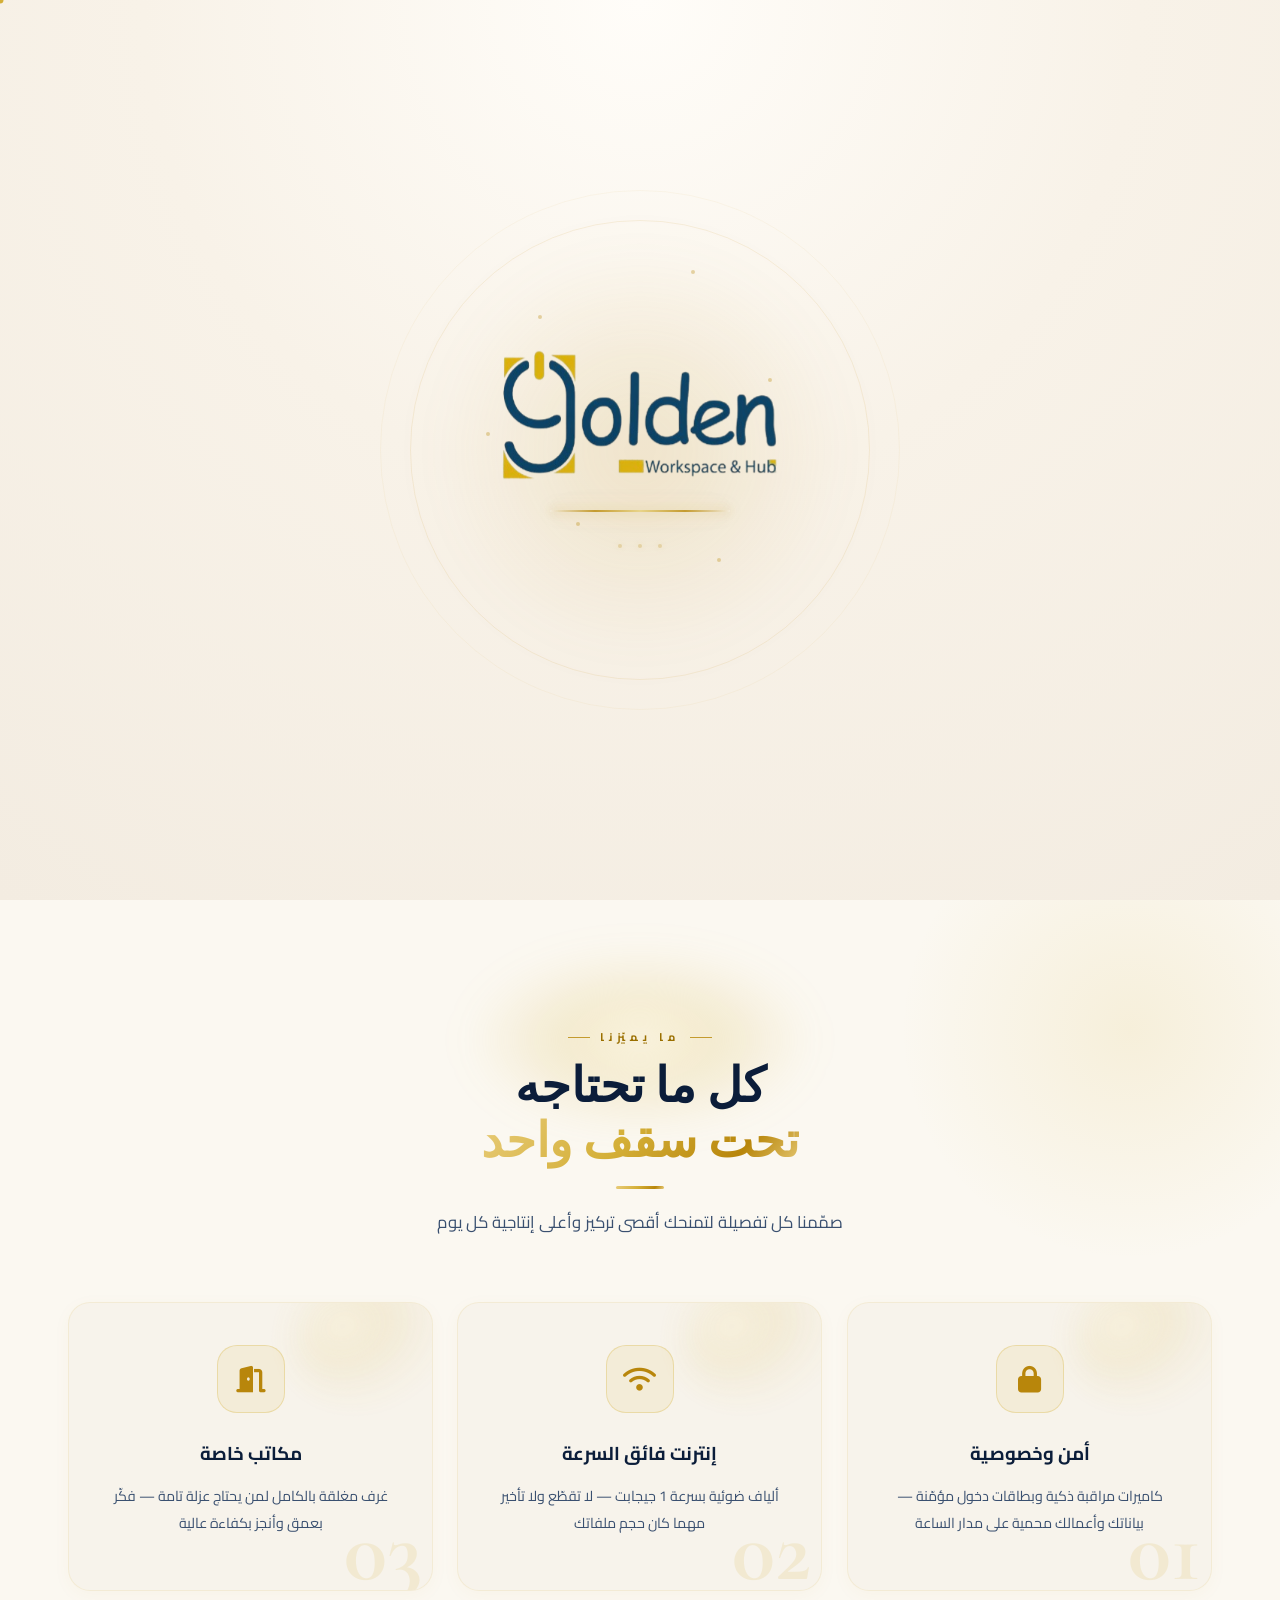
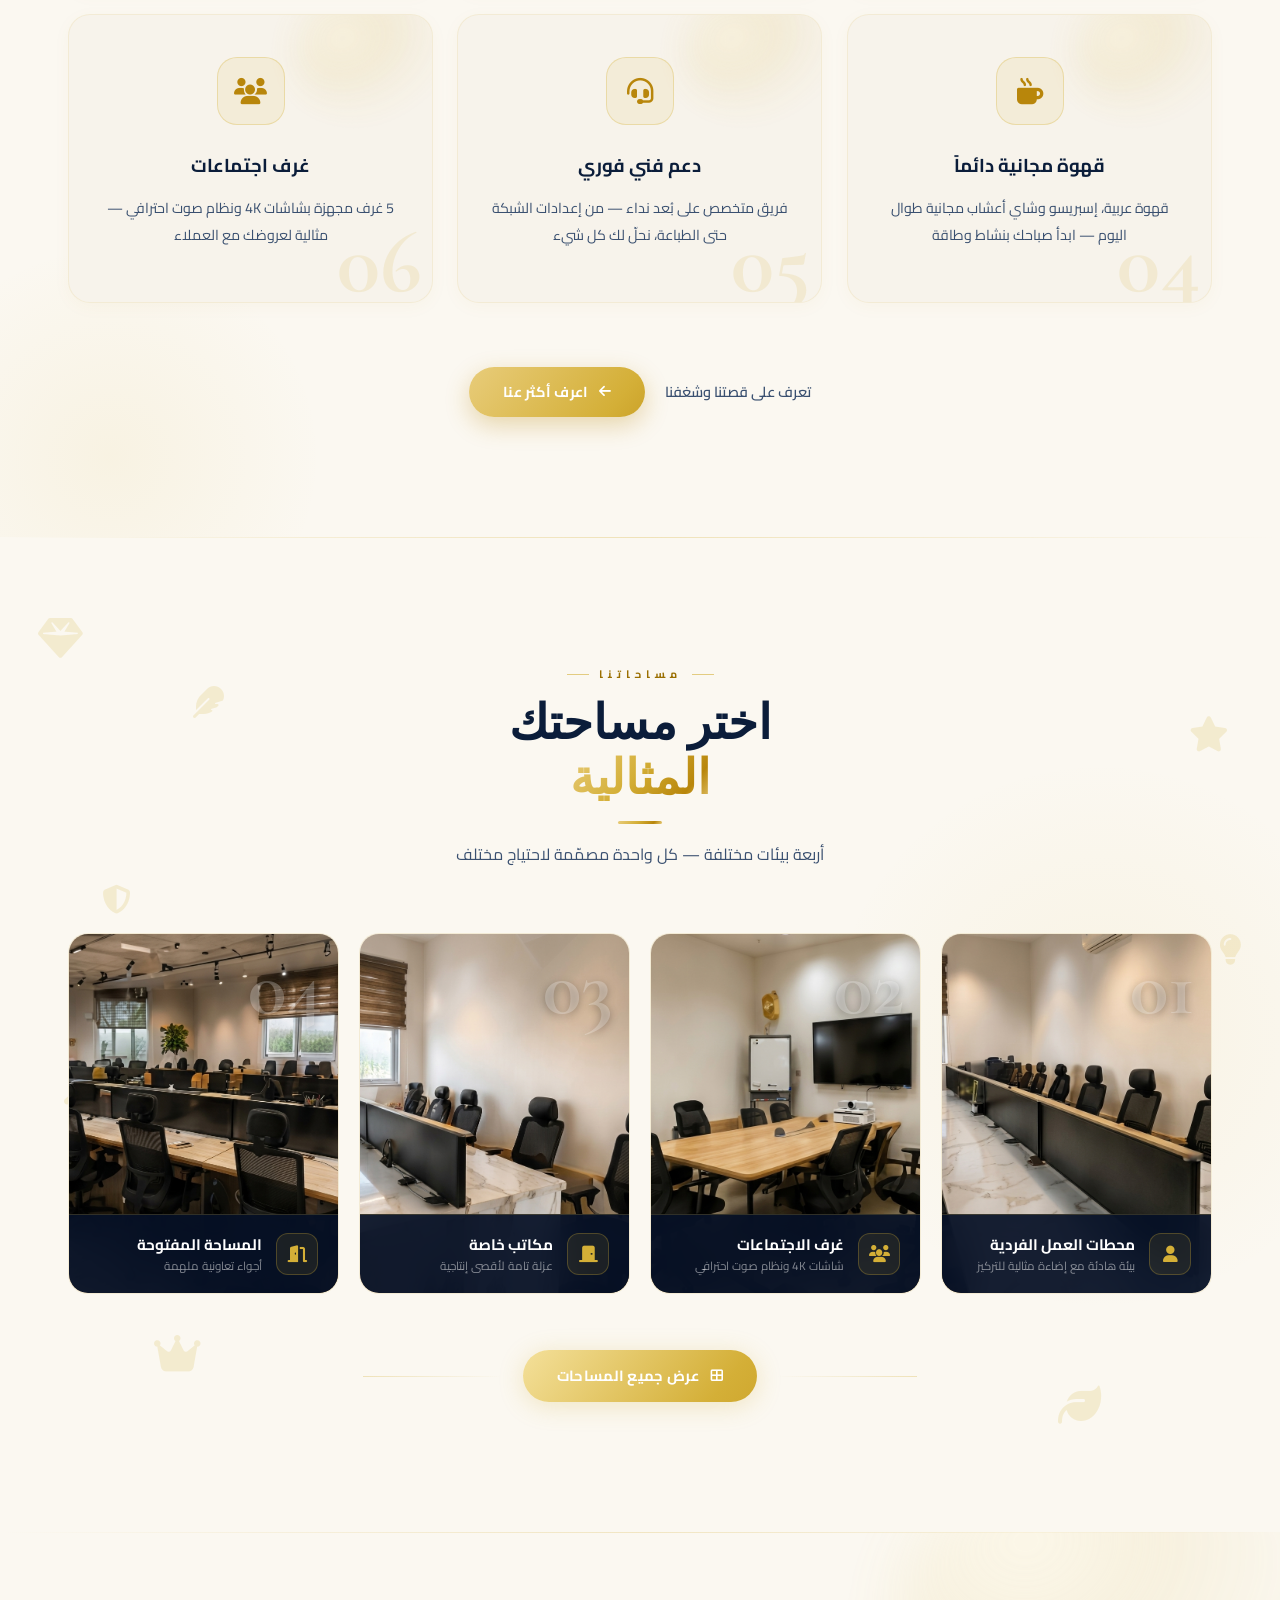
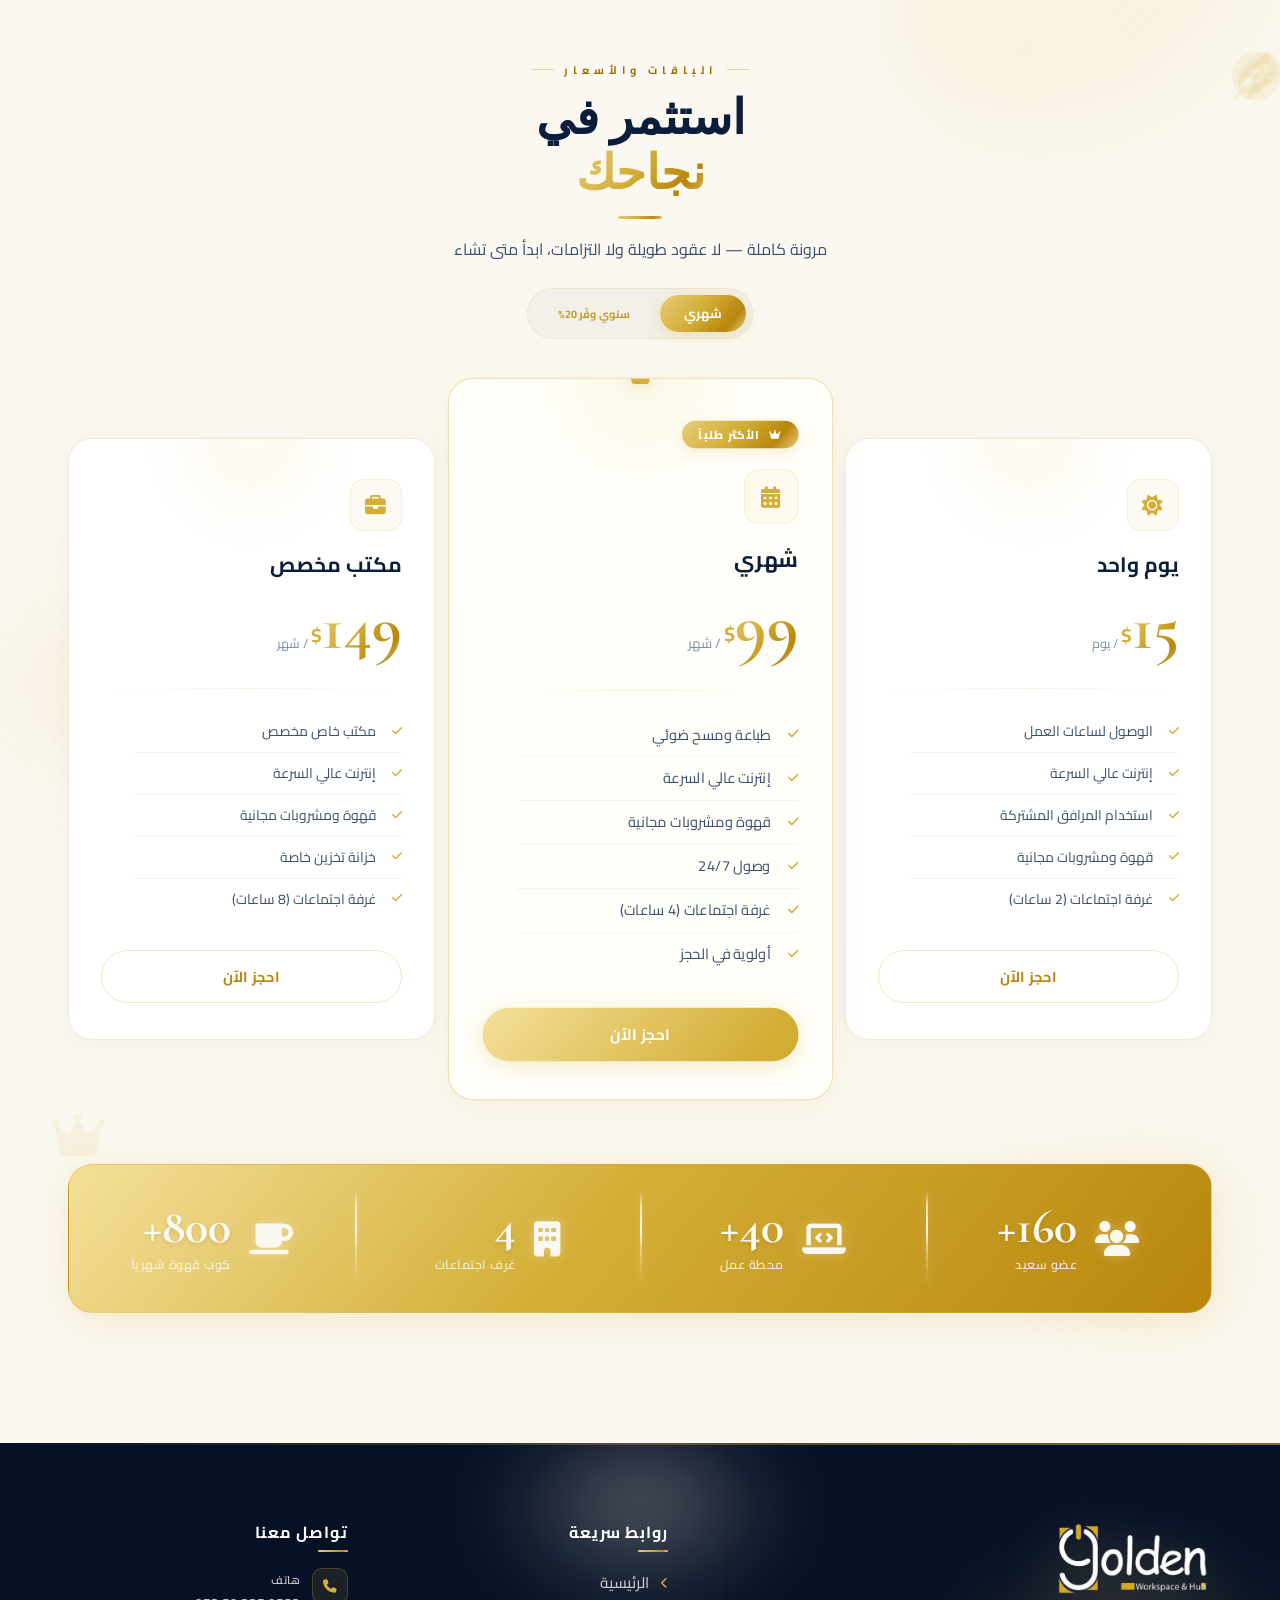
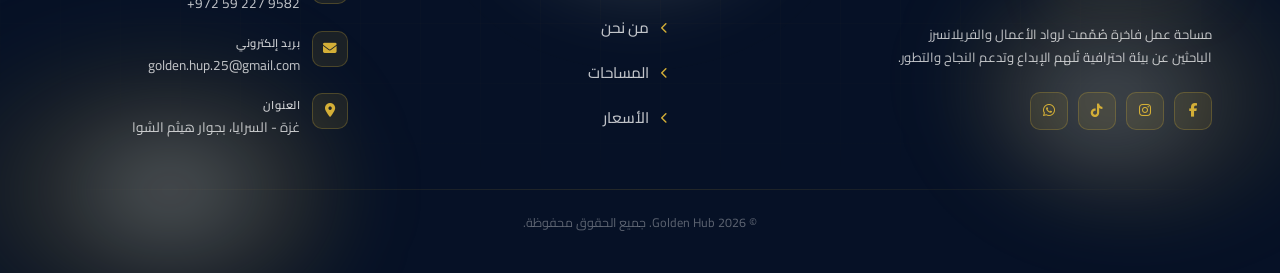
<file: index.html>
<!DOCTYPE html>
<html lang="ar" dir="rtl">
<head>
    <meta charset="UTF-8" />
    <meta name="viewport" content="width=device-width, initial-scale=1.0" />
    <title>Golden Hub - مساحة عمل للفريلانسر</title>

    <!-- ===== External Stylesheets ===== -->
    <link href="https://cdn.jsdelivr.net/npm/bootstrap@5.3.0/dist/css/bootstrap.min.css" rel="stylesheet" />
    <link rel="stylesheet" href="https://cdnjs.cloudflare.com/ajax/libs/font-awesome/6.4.0/css/all.min.css" />

    <!-- ===== Google Fonts ===== -->
    <link href="https://fonts.googleapis.com/css2?family=Cairo:wght@300;400;600;700;900&family=Cormorant+Garamond:wght@400;600;700&display=swap" rel="stylesheet" />

    <!-- ===== Custom Stylesheet ===== -->
    <link rel="stylesheet" href="css/style.css" />
</head>
<body>

    <!-- ===== SPLASH SCREEN ===== -->
    <div id="splash-screen">
        <div class="splash-glow"></div>
        <div class="splash-ring ring1"></div>
        <div class="splash-ring ring2"></div>
        <div class="splash-shine"></div>
        <div class="splash-particles">
            <span></span><span></span><span></span>
            <span></span><span></span><span></span>
        </div>
        <img src="logo1.png" alt="Golden Hub" class="splash-logo" />
        <div class="splash-line"></div>
        <div class="splash-dots">
            <span></span><span></span><span></span>
        </div>
    </div>

    <!-- ===== MAIN NAVBAR ===== -->
    <nav id="navbar">
        <div class="nav-wrap">
                <img src="logo1.png" alt="Golden Hub Logo" class="nav-logo-img" />
            <a href="#home" class="nav-logo">
            </a>

            <ul class="nav-links" id="navLinks">
                <li><a href="#heroSlider" class="active"><span data-i18n="nav_home">الرئيسية</span></a></li>
                <li><a href="about.html"><span data-i18n="nav_about">من نحن</span></a></li>
                <li><a href="#services"><span data-i18n="nav_services">المميزات</span></a></li>
                <li><a href="#spaces"><span data-i18n="nav_spaces">المساحات</span></a></li>
                <li><a href="#pricing"><span data-i18n="nav_pricing">الأسعار</span></a></li>
                <li><a href="contact.html"><span data-i18n="nav_contact">تواصل معنا</span></a></li>
            </ul>

            <div class="nav-actions">
                <div class="lang-switch" id="langSwitch" role="button" tabindex="0" aria-label="Toggle language">
                    <span class="lang-switch-pill"></span>
                    <span class="lang-opt ar">AR</span>
                    <span class="lang-opt en">EN</span>
                </div>
                <button class="book-btn" id="openBookingBtn" aria-label="Open booking form">
                    <i class="fas fa-calendar-check"></i>
                    <span data-i18n="btn_book">احجز الآن</span>
                </button>
            </div>

            <button class="hamburger" id="hamburger" aria-label="Menu">
                <span></span><span></span><span></span>
            </button>
        </div>
    </nav>

    <!-- ===== MOBILE MENU ===== -->
    <div class="mob-menu" id="mobMenu">
        <ul class="mob-links">
            <li><a href="#heroSlider" class="mob-lnk"><span data-i18n="nav_home">الرئيسية</span> <span class="mob-num">01</span></a></li>
            <li><a href="about.html" class="mob-lnk"><span data-i18n="nav_about">من نحن</span> <span class="mob-num">02</span></a></li>
            <li><a href="#services" class="mob-lnk"><span data-i18n="nav_services">المميزات</span> <span class="mob-num">03</span></a></li>
            <li><a href="#spaces" class="mob-lnk"><span data-i18n="nav_spaces">المساحات</span> <span class="mob-num">04</span></a></li>
            <li><a href="#pricing" class="mob-lnk"><span data-i18n="nav_pricing">الأسعار</span> <span class="mob-num">05</span></a></li>
            <li><a href="contact.html" class="mob-lnk"><span data-i18n="nav_contact">تواصل معنا</span> <span class="mob-num">06</span></a></li>
        </ul>
        <div class="mob-actions">
            <div class="lang-switch" id="langSwitchMob" role="button" tabindex="0" aria-label="Toggle language">
                <span class="lang-switch-pill"></span>
                <span class="lang-opt ar">AR</span>
                <span class="lang-opt en">EN</span>
            </div>
            <button class="book-btn" id="openBookingBtnMob" aria-label="Open booking form">
                <i class="fas fa-calendar-check"></i>
                <span data-i18n="btn_book">احجز الآن</span>
            </button>
        </div>
        <div class="mob-social">
            <a href="https://www.instagram.com/golden.hub.plus?igsh=emZkbzdoc2h2ejVq" target="_blank" rel="noopener" aria-label="Instagram"><i class="fab fa-instagram"></i></a>
            <a href="https://www.facebook.com/share/14iPzP1RcJv/" target="_blank" rel="noopener" aria-label="Facebook"><i class="fab fa-facebook-f"></i></a>
            <a href="https://www.tiktok.com/@golden.hup" target="_blank" rel="noopener" aria-label="TikTok"><i class="fab fa-tiktok"></i></a>
            <a href="https://wa.me/972595040260" target="_blank" rel="noopener" aria-label="WhatsApp"><i class="fab fa-whatsapp"></i></a>
        </div>
    </div>

    <!-- ===== BOOKING MODAL ===== -->
    <div class="modal-overlay" id="bookingModal">
        <div class="modal-box">
            <button class="modal-close" id="closeBookingBtn" aria-label="Close booking modal">
                <i class="fas fa-times"></i>
            </button>
            <div class="modal-scroll">
                <!-- Booking Form -->
                <div id="bookingFormWrap">
                    <div class="modal-icon"><i class="fas fa-calendar-check"></i></div>
                    <h3 class="modal-title" data-i18n="modal_title">احجز مساحتك الآن</h3>
                    <p class="modal-subtitle" data-i18n="modal_subtitle">عبّئ بياناتك وسنتواصل معك لتأكيد الحجز</p>
                    <form id="bookingForm" novalidate>
                        <div class="form-group">
                            <label class="form-label" for="bookingName" data-i18n="f_name">الاسم الكامل</label>
                            <input type="text" class="form-input" id="bookingName" name="name" required data-i18n-ph="f_name_ph" placeholder="اكتب اسمك الكامل" />
                        </div>
                        <div class="form-row">
                            <div class="form-group">
                                <label class="form-label" for="bookingPhone" data-i18n="f_phone">رقم الهاتف</label>
                                <input type="tel" class="form-input" id="bookingPhone" name="phone" required placeholder="05X XXX XXXX" />
                            </div>
                            <div class="form-group">
                                <label class="form-label" for="bookingEmail" data-i18n="f_email">البريد الإلكتروني</label>
                                <input type="email" class="form-input" id="bookingEmail" name="email" required placeholder="example@mail.com" />
                            </div>
                        </div>
                        <div class="form-group">
                            <label class="form-label" for="bookingDate" data-i18n="f_date">تاريخ البدء</label>
                            <input type="date" class="form-input" id="bookingDate" name="date" required />
                        </div>
                        <button type="submit" class="modal-submit" data-i18n="f_submit">تأكيد الحجز</button>
                    </form>
                </div>
                <!-- Success Message -->
                <div class="modal-success" id="bookingSuccess">
                    <div class="modal-success-icon"><i class="fas fa-check"></i></div>
                    <h3 data-i18n="success_title">تم الحجز بنجاح!</h3>
                    <p data-i18n="success_text">سنتواصل معك خلال 24 ساعة لتأكيد التفاصيل</p>
                    <div class="modal-success-bar">
                        <div class="modal-success-bar-fill" id="successBarFill"></div>
                    </div>
                </div>
            </div>
        </div>
    </div>

    <!-- ===== CUSTOM CURSOR ===== -->
    <div id="cur-dot"></div>
    <div id="cur-ring"></div>

    <!-- ===== HERO SLIDER ===== -->
    <section class="hero-slider" id="heroSlider">
        <canvas id="hero-particles"></canvas>

        <!-- Slide 1 -->
        <div class="slide active" data-bg="hero.png">
            <div class="slide-overlay"></div>
            <div class="slide-grid"></div>
            <div class="slide-scan"><span></span><span></span><span></span></div>
            <div class="slide-vignette"></div>
            <div class="slide-sparkles" id="sparkles1"></div>
            <div class="hero-content from-right">
                <span class="hero-subtitle"><span class="dot"></span><span data-i18n="hero_sub_1">Golden Hub</span><span class="dot"></span></span>
                <h1 data-i18n="hero_title_1">مساحتك المثالية<br>للعمل <span class="gold">والإبداع</span></h1>
                <p data-i18n="hero_desc_1">بيئة هادئة وعصرية للفريلانسرز ورواد الأعمال الذين يبحثون عن التميز.</p>
                <div class="hero-btns">
                    <a href="#pricing" class="hero-btn-primary"><i class="fas fa-gem"></i> <span data-i18n="hero_btn_primary">احجز مساحتك</span></a>
                    <a href="#spaces" class="hero-btn-ghost"><i class="fas fa-play-circle"></i> <span data-i18n="hero_btn_ghost">استكشف</span></a>
                </div>
            </div>
        </div>

        <!-- Slide 2 -->
        <div class="slide" data-bg="hero4.png">
            <div class="slide-overlay"></div>
            <div class="slide-grid"></div>
            <div class="slide-scan"><span></span><span></span><span></span></div>
            <div class="slide-vignette"></div>
            <div class="slide-sparkles" id="sparkles2"></div>
            <div class="hero-content from-center">
                <span class="hero-subtitle"><span class="dot"></span><span data-i18n="hero_sub_2">Work Smart</span><span class="dot"></span></span>
                <h1 data-i18n="hero_title_2">كل ما تحتاجه<br>لإنجاز <span class="gold">أعمالك</span></h1>
                <p data-i18n="hero_desc_2">إنترنت سريع ومساحات مريحة وتجربة احترافية لا مثيل لها.</p>
                <div class="hero-btns">
                    <a href="#pricing" class="hero-btn-primary"><i class="fas fa-gem"></i> <span data-i18n="hero_btn_primary">احجز مساحتك</span></a>
                    <a href="#spaces" class="hero-btn-ghost"><i class="fas fa-play-circle"></i> <span data-i18n="hero_btn_ghost">استكشف</span></a>
                </div>
            </div>
        </div>

        <!-- Slide 3 -->
        <div class="slide" data-bg="hero2.png">
            <div class="slide-overlay"></div>
            <div class="slide-grid"></div>
            <div class="slide-scan"><span></span><span></span><span></span></div>
            <div class="slide-vignette"></div>
            <div class="slide-sparkles" id="sparkles3"></div>
            <div class="hero-content from-left">
                <span class="hero-subtitle"><span class="dot"></span><span data-i18n="hero_sub_3">Creative Space</span><span class="dot"></span></span>
                <h1 data-i18n="hero_title_3">اجتمع، ابتكر،<br><span class="gold">وانطلق</span></h1>
                <p data-i18n="hero_desc_3">مساحات مصممة لتمنحك أعلى إنتاجية وأكثر إلهام.</p>
                <div class="hero-btns">
                    <a href="#pricing" class="hero-btn-primary"><i class="fas fa-gem"></i> <span data-i18n="hero_btn_primary">احجز مساحتك</span></a>
                    <a href="#spaces" class="hero-btn-ghost"><i class="fas fa-play-circle"></i> <span data-i18n="hero_btn_ghost">استكشف</span></a>
                </div>
            </div>
        </div>

        <!-- Slide 4 -->
        <div class="slide" data-bg="hero3.png">
            <div class="slide-overlay"></div>
            <div class="slide-grid"></div>
            <div class="slide-scan"><span></span><span></span><span></span></div>
            <div class="slide-vignette"></div>
            <div class="slide-sparkles" id="sparkles4"></div>
            <div class="hero-content from-right">
                <span class="hero-subtitle"><span class="dot"></span><span data-i18n="hero_sub_4">Premium Experience</span><span class="dot"></span></span>
                <h1 data-i18n="hero_title_4">استمتع بأجواء<br>عمل <span class="gold">فاخرة</span></h1>
                <p data-i18n="hero_desc_4">تصميم عصري وخدمات متكاملة في مكان واحد يليق بطموحك.</p>
                <div class="hero-btns">
                    <a href="#pricing" class="hero-btn-primary"><i class="fas fa-gem"></i> <span data-i18n="hero_btn_primary">احجز مساحتك</span></a>
                    <a href="#spaces" class="hero-btn-ghost"><i class="fas fa-play-circle"></i> <span data-i18n="hero_btn_ghost">استكشف</span></a>
                </div>
            </div>
        </div>

        <!-- Slider Controls -->
        <button class="slider-btn prev-btn" aria-label="Previous slide"><i class="fas fa-chevron-left"></i></button>
        <button class="slider-btn next-btn" aria-label="Next slide"><i class="fas fa-chevron-right"></i></button>
        <div class="slider-dots" id="sliderDots"></div>
        <div class="slide-counter">
            <span class="counter-current" id="counterCurrent">01</span>
            <div class="counter-sep"></div>
            <span class="counter-total" id="counterTotal">04</span>
        </div>
        <div class="slide-progress" id="slideProgress"></div>
        <div class="scroll-cue">
            <div class="scroll-line"></div>
            <span>scroll</span>
        </div>
        <div class="hero-strip">
            <div class="hero-strip-inner">
                <div class="strip-item">
                    <div class="strip-icon"><i class="fas fa-shield-halved"></i></div>
                    <div class="strip-text"><b data-i18n="metric_1_title">أمن 24/7</b><small data-i18n="metric_1_sub">كاميرات · دخول آمن</small></div>
                </div>
                <div class="strip-item">
                    <div class="strip-icon"><i class="fas fa-wifi"></i></div>
                    <div class="strip-text"><b data-i18n="metric_2_title">1 Gbps</b><small data-i18n="metric_2_sub">إنترنت فائق السرعة</small></div>
                </div>
                <div class="strip-item">
                    <div class="strip-icon"><i class="fas fa-mug-hot"></i></div>
                    <div class="strip-text"><b data-i18n="metric_3_title">مجاني دائماً</b><small data-i18n="metric_3_sub">قهوة · شاي · مشروبات</small></div>
                </div>
                <div class="strip-item">
                    <div class="strip-icon"><i class="fas fa-clock"></i></div>
                    <div class="strip-text"><b data-i18n="metric_4_title">متاح 24/7</b><small data-i18n="metric_4_sub">كل أيام الأسبوع</small></div>
                </div>
            </div>
        </div>
    </section>

    <!-- ===== FEATURES SECTION ===== -->
    <section class="features-section" id="services">
        <div class="container">
            <div class="feat-header-shine"></div>
            <div class="feat-header">
                <div class="feat-tag" data-i18n="feat_tag">ما يميّزنا</div>
                <h2 data-i18n="feat_title">كل ما تحتاجه<br><b>تحت سقف واحد</b></h2>
                <div class="feat-rule"></div>
                <p data-i18n="feat_desc">صمّمنا كل تفصيلة لتمنحك أقصى تركيز وأعلى إنتاجية كل يوم</p>
            </div>
            <div class="feat-grid" id="featGrid">
                <div class="feat-card" data-d="1">
                    <div class="card-shine"></div>
                    <div class="feat-icon"><i class="fas fa-lock"></i></div>
                    <h4 data-i18n="feat_1_title">أمن وخصوصية</h4>
                    <p data-i18n="feat_1_desc">كاميرات مراقبة ذكية وبطاقات دخول مؤمّنة — بياناتك وأعمالك محمية على مدار الساعة</p>
                    <span class="feat-num">01</span>
                </div>
                <div class="feat-card" data-d="2">
                    <div class="card-shine"></div>
                    <div class="feat-icon"><i class="fas fa-wifi"></i></div>
                    <h4 data-i18n="feat_2_title">إنترنت فائق السرعة</h4>
                    <p data-i18n="feat_2_desc">ألياف ضوئية بسرعة 1 جيجابت — لا تقطّع ولا تأخير مهما كان حجم ملفاتك</p>
                    <span class="feat-num">02</span>
                </div>
                <div class="feat-card" data-d="3">
                    <div class="card-shine"></div>
                    <div class="feat-icon"><i class="fas fa-door-open"></i></div>
                    <h4 data-i18n="feat_3_title">مكاتب خاصة</h4>
                    <p data-i18n="feat_3_desc">غرف مغلقة بالكامل لمن يحتاج عزلة تامة — فكّر بعمق وأنجز بكفاءة عالية</p>
                    <span class="feat-num">03</span>
                </div>
                <div class="feat-card" data-d="4">
                    <div class="card-shine"></div>
                    <div class="feat-icon"><i class="fas fa-mug-hot"></i></div>
                    <h4 data-i18n="feat_4_title">قهوة مجانية دائماً</h4>
                    <p data-i18n="feat_4_desc">قهوة عربية، إسبريسو وشاي أعشاب مجانية طوال اليوم — ابدأ صباحك بنشاط وطاقة</p>
                    <span class="feat-num">04</span>
                </div>
                <div class="feat-card" data-d="5">
                    <div class="card-shine"></div>
                    <div class="feat-icon"><i class="fas fa-headset"></i></div>
                    <h4 data-i18n="feat_5_title">دعم فني فوري</h4>
                    <p data-i18n="feat_5_desc">فريق متخصص على بُعد نداء — من إعدادات الشبكة حتى الطباعة، نحلّ لك كل شيء</p>
                    <span class="feat-num">05</span>
                </div>
                <div class="feat-card" data-d="6">
                    <div class="card-shine"></div>
                    <div class="feat-icon"><i class="fas fa-users"></i></div>
                    <h4 data-i18n="feat_6_title">غرف اجتماعات</h4>
                    <p data-i18n="feat_6_desc">5 غرف مجهزة بشاشات 4K ونظام صوت احترافي — مثالية لعروضك مع العملاء</p>
                    <span class="feat-num">06</span>
                </div>
            </div>
            <div class="feat-cta">
                <span class="feat-cta-text" data-i18n="feat_cta_text">تعرف على قصتنا وشغفنا</span>
                <a href="about.html" class="feat-cta-btn">
                    <i class="fas fa-arrow-left"></i>
                    <span data-i18n="feat_cta_btn">اعرف أكثر عنا</span>
                </a>
            </div>
        </div>
    </section>

    <!-- ===== SPACES SECTION ===== -->
    <section class="spaces-section" id="spaces">
        <i class="fas fa-gem sp-float-ico"></i>
        <i class="fas fa-star sp-float-ico"></i>
        <i class="fas fa-wifi sp-float-ico"></i>
        <i class="fas fa-mug-hot sp-float-ico"></i>
        <i class="fas fa-shield-halved sp-float-ico"></i>
        <i class="fas fa-crown sp-float-ico"></i>
        <i class="fas fa-feather sp-float-ico"></i>
        <i class="fas fa-compass sp-float-ico"></i>
        <i class="fas fa-lightbulb sp-float-ico"></i>
        <i class="fas fa-leaf sp-float-ico"></i>
        <div class="container">
            <div class="sp-header" id="spHeader">
                <div class="sp-tag" data-i18n="sp_tag">مساحاتنا</div>
                <h2 data-i18n="sp_title">اختر مساحتك<br><b>المثالية</b></h2>
                <div class="sp-rule"></div>
                <p data-i18n="sp_desc">أربعة بيئات مختلفة — كل واحدة مصمّمة لاحتياج مختلف</p>
            </div>
            <div class="sp-grid" id="spGrid">
                <div class="sp-card" data-d="1">
                    <img src="space1.png" alt="محطات العمل الفردية" loading="lazy" />
                    <div class="sp-grid-lines"></div>
                    <div class="sp-corner"></div>
                    <span class="sp-num">01</span>
                    <div class="sp-info">
                        <div class="sp-info-icon"><i class="fas fa-user"></i></div>
                        <div class="sp-info-text"><h5 data-i18n="sp_1_title">محطات العمل الفردية</h5><p class="sp-desc" data-i18n="sp_1_desc">بيئة هادئة مع إضاءة مثالية للتركيز</p></div>
                    </div>
                    <div class="sp-bar"></div>
                </div>
                <div class="sp-card" data-d="2">
                    <img src="space2.png" alt="غرف الاجتماعات" loading="lazy" />
                    <div class="sp-grid-lines"></div>
                    <div class="sp-corner"></div>
                    <span class="sp-num">02</span>
                    <div class="sp-info">
                        <div class="sp-info-icon"><i class="fas fa-users"></i></div>
                        <div class="sp-info-text"><h5 data-i18n="sp_2_title">غرف الاجتماعات</h5><p class="sp-desc" data-i18n="sp_2_desc">شاشات 4K ونظام صوت احترافي</p></div>
                    </div>
                    <div class="sp-bar"></div>
                </div>
                <div class="sp-card" data-d="3">
                    <img src="space3.png" alt="مكاتب خاصة" loading="lazy" />
                    <div class="sp-grid-lines"></div>
                    <div class="sp-corner"></div>
                    <span class="sp-num">03</span>
                    <div class="sp-info">
                        <div class="sp-info-icon"><i class="fas fa-door-closed"></i></div>
                        <div class="sp-info-text"><h5 data-i18n="sp_3_title">مكاتب خاصة</h5><p class="sp-desc" data-i18n="sp_3_desc">عزلة تامة لأقصى إنتاجية</p></div>
                    </div>
                    <div class="sp-bar"></div>
                </div>
                <div class="sp-card" data-d="4">
                    <img src="space4.png" alt="المساحة المفتوحة" loading="lazy" />
                    <div class="sp-grid-lines"></div>
                    <div class="sp-corner"></div>
                    <span class="sp-num">04</span>
                    <div class="sp-info">
                        <div class="sp-info-icon"><i class="fas fa-door-open"></i></div>
                        <div class="sp-info-text"><h5 data-i18n="sp_4_title">المساحة المفتوحة</h5><p class="sp-desc" data-i18n="sp_4_desc">أجواء تعاونية ملهمة</p></div>
                    </div>
                    <div class="sp-bar"></div>
                </div>
            </div>
            <div class="sp-cta">
                <div class="sp-cta-line"></div>
                <a href="#" class="sp-cta-btn"><i class="fas fa-th-large"></i><span data-i18n="sp_btn">عرض جميع المساحات</span></a>
                <div class="sp-cta-line"></div>
            </div>
        </div>
    </section>

    <!-- ===== PRICING SECTION ===== -->
    <section class="pricing-section" id="pricing">
        <div class="pricing-ray-right"></div>
        <div class="pricing-ray-left"></div>
        <div class="pricing-ray-right-bottom"></div>
        <i class="fas fa-crown pr-float-ico"></i>
        <i class="fas fa-gem pr-float-ico"></i>
        <i class="fas fa-star pr-float-ico"></i>
        <i class="fas fa-bolt pr-float-ico"></i>
        <i class="fas fa-feather pr-float-ico"></i>
        <i class="fas fa-compass pr-float-ico"></i>
        <div class="container">
            <div class="pr-header">
                <div class="pr-tag" data-i18n="pr_tag">الباقات والأسعار</div>
                <h2 data-i18n="pr_title">استثمر في<br><b>نجاحك</b></h2>
                <div class="pr-rule"></div>
                <p data-i18n="pr_desc">مرونة كاملة — لا عقود طويلة ولا التزامات، ابدأ متى تشاء</p>
                <div class="pr-toggle">
                    <button class="pr-toggle-btn active" id="btnMonthly" data-i18n="pr_toggle_monthly">شهري</button>
                    <button class="pr-toggle-btn" id="btnYearly">
                        <span data-i18n="pr_toggle_yearly">سنوي</span>
                        <span data-i18n="pr_toggle_save">وفّر 20%</span>
                    </button>
                </div>
            </div>
            <div class="pr-grid" id="prGrid">
                <!-- Plan 1: Day Pass -->
                <div class="pricing-card" data-d="1">
                    <div class="card-shine-center"></div>
                    <div class="pr-icon"><i class="fas fa-sun"></i></div>
                    <p class="pr-name" data-i18n="pr_plan_1">يوم واحد</p>
                    <div class="pr-price"><span class="sym">$</span><span class="amt" data-monthly="15" data-yearly="12">15</span><span class="per" data-i18n="pr_per_day"> / يوم</span></div>
                    <div class="pr-div"></div>
                    <ul class="pricing-features">
                        <li><i class="fas fa-check"></i> <span data-i18n="pr_feat_1_1">الوصول لساعات العمل</span></li>
                        <li><i class="fas fa-check"></i> <span data-i18n="pr_feat_1_2">إنترنت عالي السرعة</span></li>
                        <li><i class="fas fa-check"></i> <span data-i18n="pr_feat_1_3">استخدام المرافق المشتركة</span></li>
                        <li><i class="fas fa-check"></i> <span data-i18n="pr_feat_1_4">قهوة ومشروبات مجانية</span></li>
                        <li><i class="fas fa-check"></i> <span data-i18n="pr_feat_1_5">غرفة اجتماعات (2 ساعات)</span></li>
                    </ul>
                    <button class="btn-pricing" onclick="openBookingModal()" data-i18n="pr_btn">احجز الآن</button>
                    <div class="pr-bar"></div>
                </div>
                <!-- Plan 2: Monthly (Featured) -->
                <div class="pricing-card pricing-card-featured" data-d="2">
                    <div class="card-shine-center"></div>
                    <i class="fas fa-crown pr-crown-float"></i>
                    <div class="pricing-badge"><i class="fas fa-crown"></i> <span data-i18n="pr_badge">الأكثر طلباً</span></div>
                    <div class="pr-icon"><i class="fas fa-calendar-days"></i></div>
                    <p class="pr-name" data-i18n="pr_plan_2">شهري</p>
                    <div class="pr-price"><span class="sym">$</span><span class="amt" data-monthly="99" data-yearly="79">99</span><span class="per" data-i18n="pr_per_month"> / شهر</span></div>
                    <div class="pr-div"></div>
                    <ul class="pricing-features">
                        <li><i class="fas fa-check"></i> <span data-i18n="pr_feat_2_1">طباعة ومسح ضوئي</span></li>
                        <li><i class="fas fa-check"></i> <span data-i18n="pr_feat_2_2">إنترنت عالي السرعة</span></li>
                        <li><i class="fas fa-check"></i> <span data-i18n="pr_feat_2_3">قهوة ومشروبات مجانية</span></li>
                        <li><i class="fas fa-check"></i> <span data-i18n="pr_feat_2_4">وصول 24/7</span></li>
                        <li><i class="fas fa-check"></i> <span data-i18n="pr_feat_2_5">غرفة اجتماعات (4 ساعات)</span></li>
                        <li><i class="fas fa-check"></i> <span data-i18n="pr_feat_2_6">أولوية في الحجز</span></li>
                    </ul>
                    <button class="btn-pricing-featured" onclick="openBookingModal()" data-i18n="pr_btn">احجز الآن</button>
                    <div class="pr-bar"></div>
                </div>
                <!-- Plan 3: Dedicated Office -->
                <div class="pricing-card" data-d="3">
                    <div class="card-shine-center"></div>
                    <div class="pr-icon"><i class="fas fa-briefcase"></i></div>
                    <p class="pr-name" data-i18n="pr_plan_3">مكتب مخصص</p>
                    <div class="pr-price"><span class="sym">$</span><span class="amt" data-monthly="149" data-yearly="119">149</span><span class="per" data-i18n="pr_per_month"> / شهر</span></div>
                    <div class="pr-div"></div>
                    <ul class="pricing-features">
                        <li><i class="fas fa-check"></i> <span data-i18n="pr_feat_3_1">مكتب خاص مخصص</span></li>
                        <li><i class="fas fa-check"></i> <span data-i18n="pr_feat_3_2">إنترنت عالي السرعة</span></li>
                        <li><i class="fas fa-check"></i> <span data-i18n="pr_feat_3_3">قهوة ومشروبات مجانية</span></li>
                        <li><i class="fas fa-check"></i> <span data-i18n="pr_feat_3_5">خزانة تخزين خاصة</span></li>
                        <li><i class="fas fa-check"></i> <span data-i18n="pr_feat_3_6">غرفة اجتماعات (8 ساعات)</span></li>
                    </ul>
                    <button class="btn-pricing" onclick="openBookingModal()" data-i18n="pr_btn">احجز الآن</button>
                    <div class="pr-bar"></div>
                </div>
            </div>
            <div class="stats-wrap" id="statsWrap">
                <div class="stats-grid">
                    <div class="stat-item-new"><i class="fas fa-users"></i><div class="stat-text"><h4 data-count="200">0</h4><p data-i18n="stat_1">عضو سعيد</p></div></div>
                    <div class="stat-item-new"><i class="fas fa-laptop-code"></i><div class="stat-text"><h4 data-count="50">0</h4><p data-i18n="stat_2">محطة عمل</p></div></div>
                    <div class="stat-item-new"><i class="fas fa-building"></i><div class="stat-text"><h4 data-count="5">0</h4><p data-i18n="stat_3">غرف اجتماعات</p></div></div>
                    <div class="stat-item-new"><i class="fas fa-coffee"></i><div class="stat-text"><h4 data-count="1000">0</h4><p data-i18n="stat_4">كوب قهوة شهرياً</p></div></div>
                </div>
            </div>
        </div>
    </section>

    <!-- ===== FOOTER ===== -->
    <footer class="footer-section" id="footer">
        <div class="ft-grid-bg"></div>
        <div class="ft-glow-2"></div>
        <div class="ft-glow-3"></div>
        <div class="ft-glow-4"></div>
        <div id="ftSparkles"></div>
        <div class="container">
            <div class="ft-top" id="ftTop">
                <div class="ft-col" data-d="1">
                    <div class="ft-col-content">
                        <div class="ft-brand-logo"><img src="logo2.png" alt="Golden Hub Logo" class="ft-logo-image" /></div>
                        <p class="ft-brand-desc" data-i18n="ft_desc">مساحة عمل فاخرة صُمّمت لرواد الأعمال والفريلانسرز الباحثين عن بيئة احترافية تُلهم الإبداع وتدعم النجاح والتطور .</p>
                        <div class="ft-brand-social">
                            <a href="https://www.facebook.com/share/14iPzP1RcJv/" target="_blank" rel="noopener" aria-label="Facebook"><i class="fab fa-facebook-f"></i></a>
                            <a href="https://www.instagram.com/golden.hub.plus?igsh=emZkbzdoc2h2ejVq" target="_blank" rel="noopener" aria-label="Instagram"><i class="fab fa-instagram"></i></a>
                            <a href="https://www.tiktok.com/@golden.hup" target="_blank" rel="noopener" aria-label="TikTok"><i class="fab fa-tiktok"></i></a>
                            <a href="https://wa.me/972595040260" target="_blank" rel="noopener" aria-label="WhatsApp"><i class="fab fa-whatsapp"></i></a>
                        </div>
                    </div>
                </div>
                <div class="ft-col" data-d="2">
                    <h4 class="ft-col-title" data-i18n="ft_quick_title">روابط سريعة</h4>
                    <ul class="ft-quick-links">
                        <li><a href="index.html"><i class="fas fa-chevron-left"></i> <span data-i18n="ft_link_home">الرئيسية</span></a></li>
                        <li><a href="about.html"><i class="fas fa-chevron-left"></i> <span data-i18n="ft_link_about">من نحن</span></a></li>
                        <li><a href="index.html#spaces"><i class="fas fa-chevron-left"></i> <span data-i18n="ft_link_spaces">المساحات</span></a></li>
                        <li><a href="index.html#pricing"><i class="fas fa-chevron-left"></i> <span data-i18n="ft_link_pricing">الأسعار</span></a></li>
                    </ul>
                </div>
                <div class="ft-col" data-d="3">
                    <h4 class="ft-col-title" data-i18n="ft_contact_title">تواصل معنا</h4>
                    <div class="ft-contact-list">
                        <div class="ft-contact-item">
                            <div class="ft-contact-icon"><i class="fas fa-phone"></i></div>
                            <div class="ft-contact-text"><strong data-i18n="ft_phone_label">هاتف</strong><a href="tel:+972592279582" dir="ltr">+972 59 227 9582</a></div>
                        </div>
                        <div class="ft-contact-item">
                            <div class="ft-contact-icon"><i class="fas fa-envelope"></i></div>
                            <div class="ft-contact-text"><strong data-i18n="ft_email_label">بريد إلكتروني</strong><a href="mailto:golden.hup.25@gmail.com">golden.hup.25@gmail.com</a></div>
                        </div>
                        <div class="ft-contact-item">
                            <div class="ft-contact-icon"><i class="fas fa-map-marker-alt"></i></div>
                            <div class="ft-contact-text"><strong data-i18n="ft_address_label">العنوان</strong><a href="https://www.google.com/maps?q=غزة%20السرايا%20بجوار%20هيثم%20الشوا%20عمارة%20السوسي%20الطابق%20الثاني" target="_blank" rel="noopener" class="ft-contact-map-link" data-i18n="ft_address_link">غزة - السرايا، بجوار هيثم الشوا</a></div>
                        </div>
                    </div>
                </div>
            </div>
            <div class="ft-divider"></div>
            <div class="ft-bottom">
                <p>© <span id="currentYear"></span> Golden Hub. <span data-i18n="ft_copyright">جميع الحقوق محفوظة.</span></p>
            </div>
        </div>
    </footer>

    <!-- ===== SCROLL-TO-TOP BUTTON ===== -->
    <button class="ft-totop" id="ftToTop" aria-label="Scroll to top"><i class="fas fa-arrow-up"></i></button>

    <!-- ===== SCRIPTS ===== -->
    <script src="js/main.js"></script>
</body>
</html>
</file>
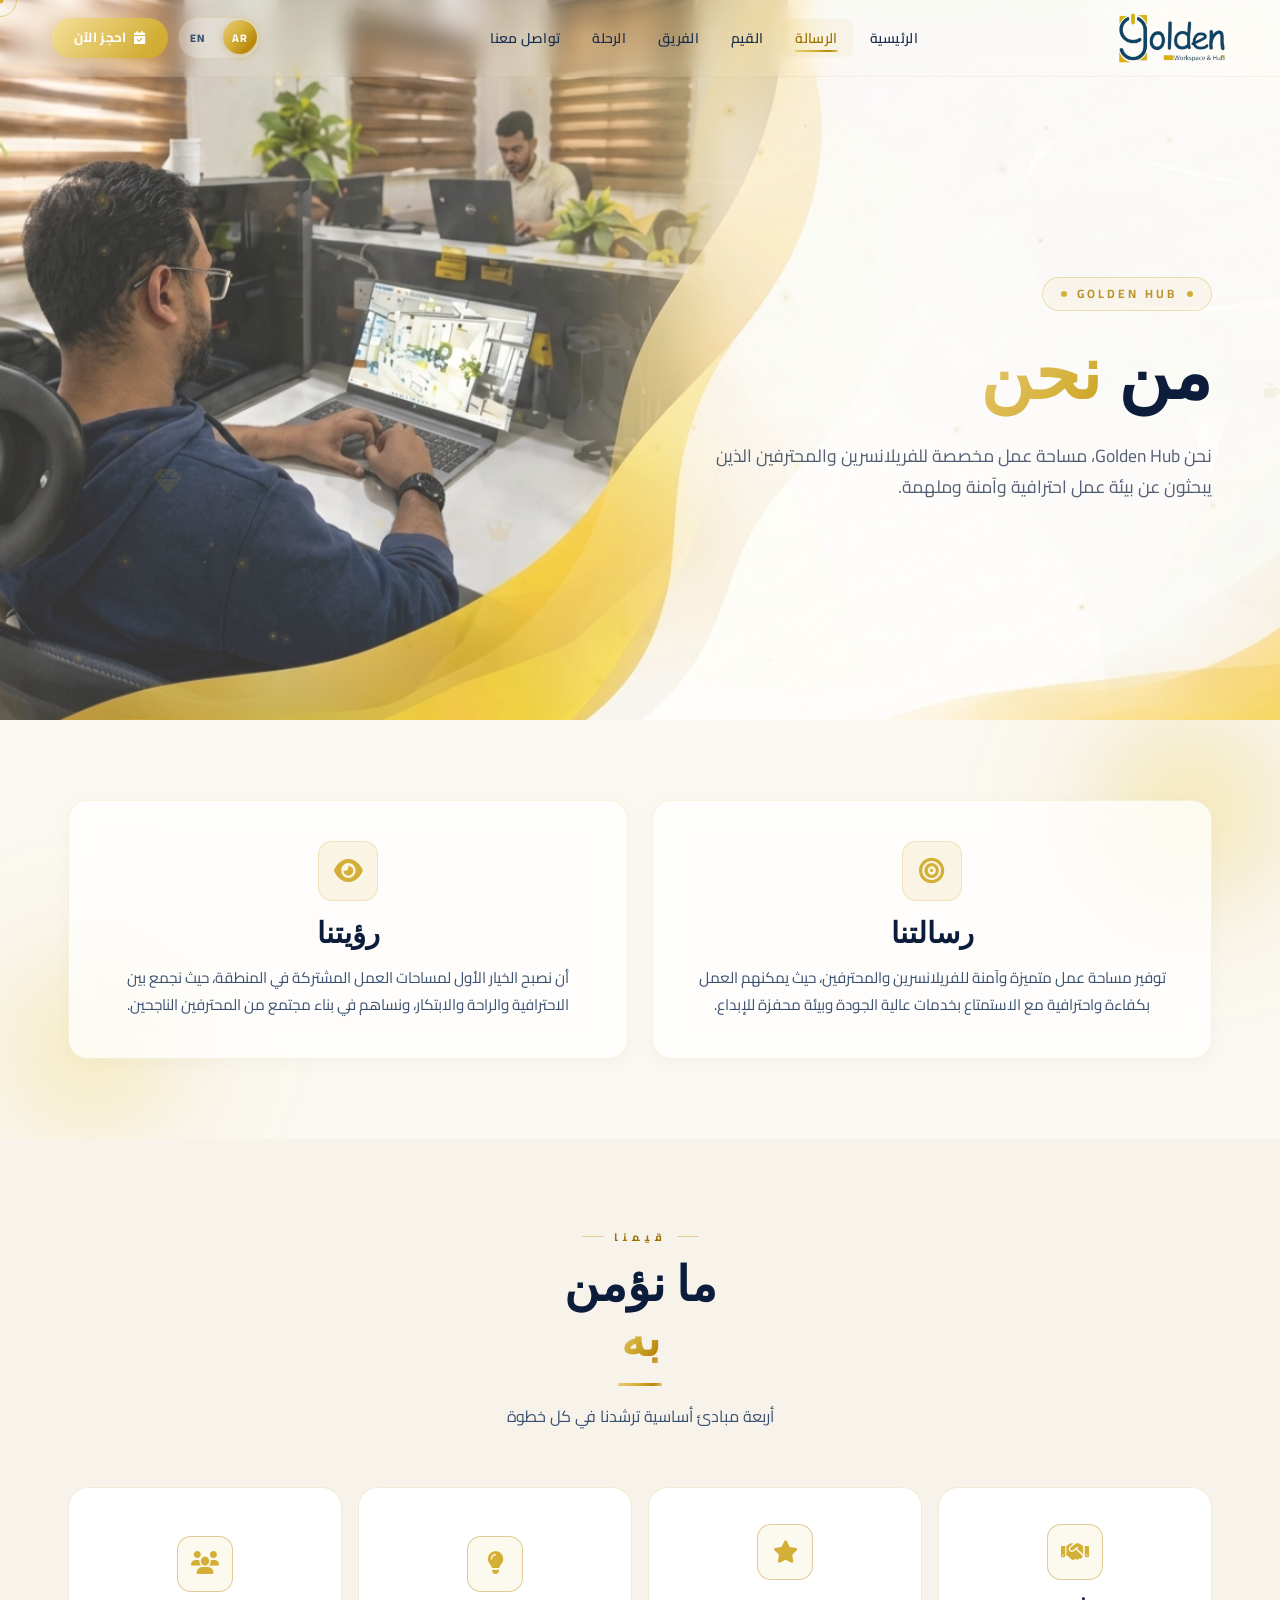
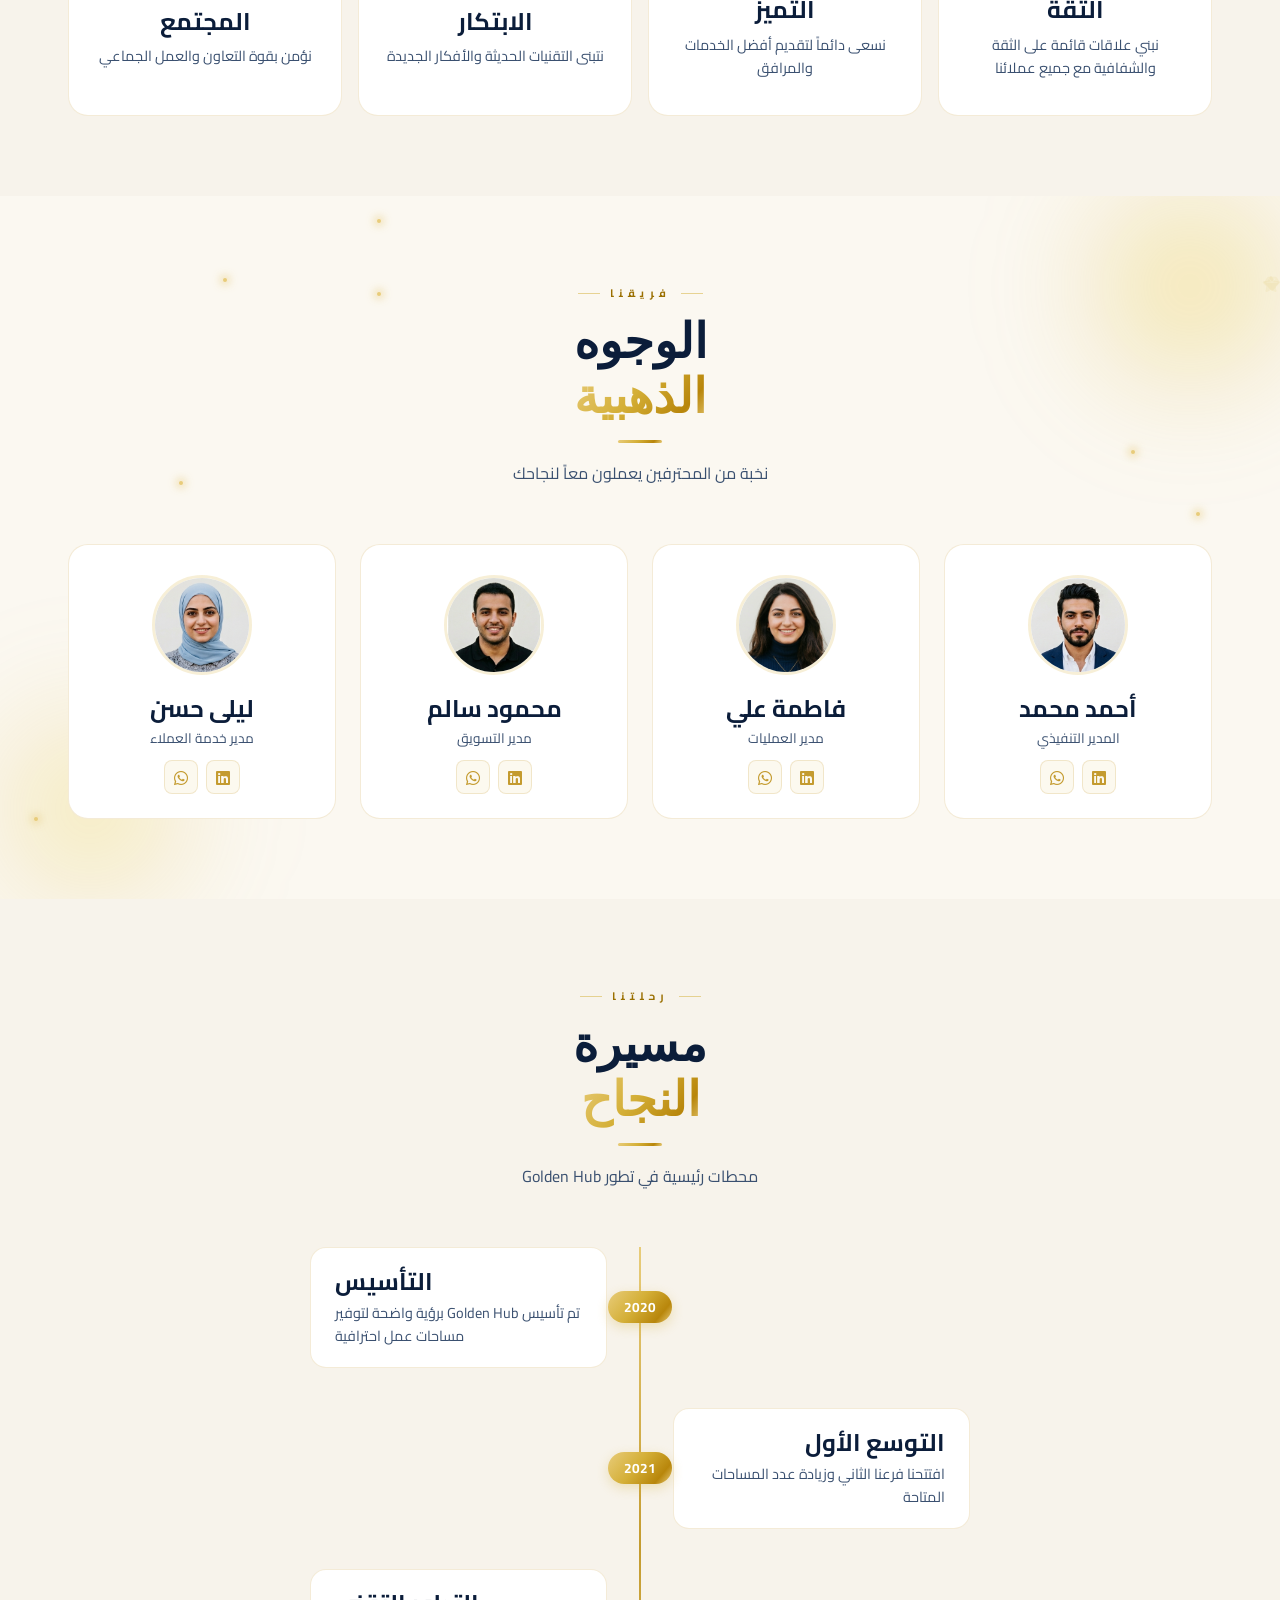
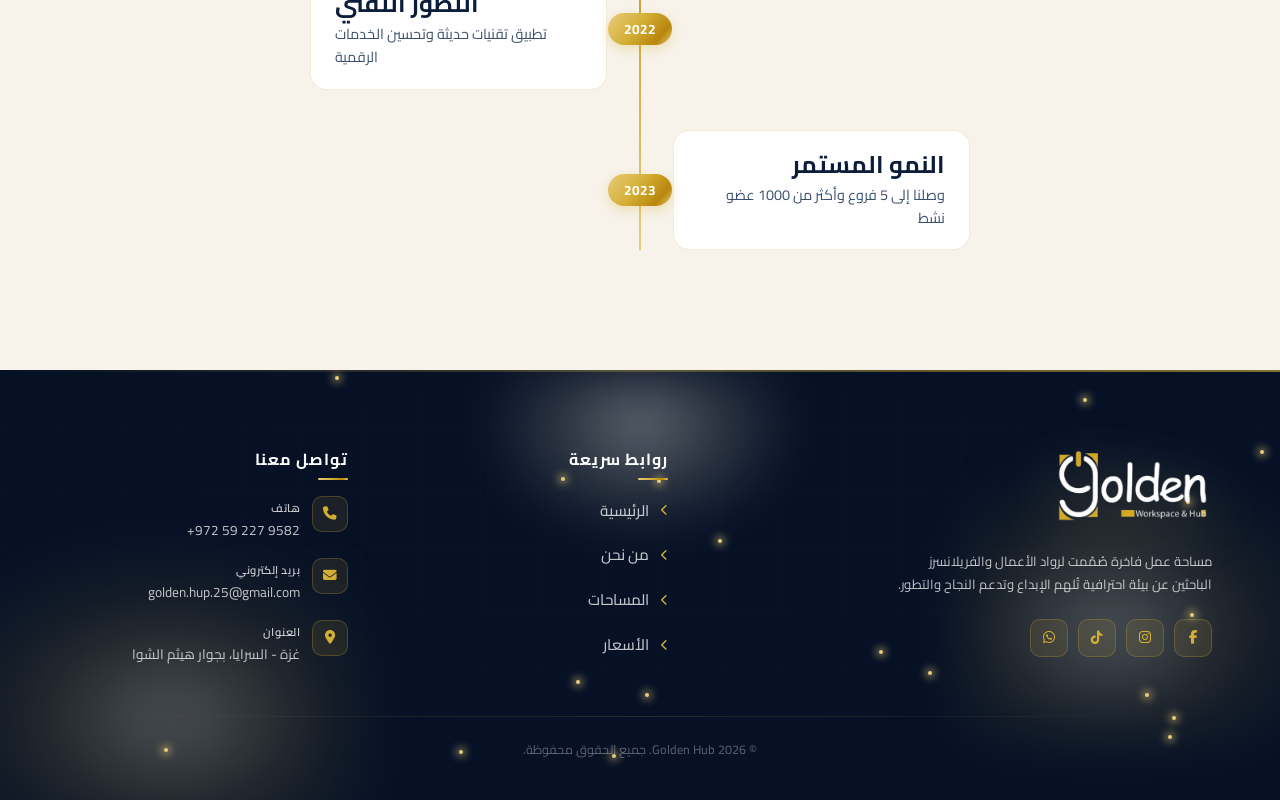
<file: about.html>
<!DOCTYPE html>
<html lang="ar" dir="rtl">
<head>
    <meta charset="UTF-8" />
    <meta name="viewport" content="width=device-width, initial-scale=1.0" />
    <title>من نحن - Golden Hub</title>

    <!-- External dependencies -->
    <link href="https://cdn.jsdelivr.net/npm/bootstrap@5.3.0/dist/css/bootstrap.min.css" rel="stylesheet" />
    <link rel="stylesheet" href="https://cdnjs.cloudflare.com/ajax/libs/font-awesome/6.4.0/css/all.min.css" />
    <link href="https://fonts.googleapis.com/css2?family=Cairo:wght@300;400;600;700;900&family=Cormorant+Garamond:wght@400;600;700&display=swap" rel="stylesheet" />

    <style>
/* ============================================================
   RESET & BASE
   ============================================================ */
*,
*::before,
*::after {
    margin: 0;
    padding: 0;
    box-sizing: border-box;
}

html {
    scroll-behavior: smooth;
}

body {
    font-family: 'Cairo', sans-serif;
    background: #FFFFFF;
    color: #1A1611;
    min-height: 100vh;
}

.container {
    max-width: 1200px;
    margin: 0 auto;
    padding: 0 28px;
}

/* ============================================================
   COLOR TOKENS (matches homepage)
   ============================================================ */
:root {
    --gold-50: #FFFBEB;
    --gold-100: #FEF3C7;
    --gold-200: #F5E6A3;
    --gold-300: #E8CC7A;
    --gold-400: #D4AF37;
    --gold-500: #C49B2F;
    --gold-600: #B8860B;
    --gold-700: #9A6F00;
    --ink-900: #0B1D3A;
    --ink-700: #1A2F4F;
    --ink-500: #3A5070;
    --ink-300: #7A8FA8;
    --black: #0B1D3A;
    --white: #FFFFFF;
    --cream: #FBF8F1;
    --cream-dark: #F7F3EB;
    --line: rgba(184, 134, 11, .16);
    --line-hi: rgba(184, 134, 11, .4);
    --grad-gold: linear-gradient(130deg, #E8CC7A 0%, #D4AF37 45%, #B8860B 80%, #E8CC7A 100%);
    --grad-gold-btn: linear-gradient(130deg, #F4E09A 0%, #D4AF37 45%, #B8860B 100%);
    --shadow-soft: 0 8px 30px rgba(184, 134, 11, .1);
    --shadow-nav: 0 4px 24px rgba(26, 22, 17, .06);
}

/* ============================================================
   CUSTOM CURSOR
   ============================================================ */
#cur-dot {
    position: fixed;
    width: 7px;
    height: 7px;
    background: #D4AF37;
    border-radius: 50%;
    top: 0;
    left: 0;
    transform: translate(-50%, -50%);
    pointer-events: none;
    z-index: 9999;
    transition: transform 0.1s;
}

#cur-ring {
    position: fixed;
    width: 34px;
    height: 34px;
    border: 1.5px solid rgba(212, 175, 55, 0.55);
    border-radius: 50%;
    top: 0;
    left: 0;
    transform: translate(-50%, -50%);
    pointer-events: none;
    z-index: 9998;
    transition: width 0.22s ease, height 0.22s ease, border-color 0.22s;
}

body.hovering #cur-ring {
    width: 52px;
    height: 52px;
    border-color: #D4AF37;
    background: rgba(212, 175, 55, 0.12);
}

/* ============================================================
   NAVBAR (matches homepage)
   ============================================================ */
#navbar {
    position: fixed;
    top: 0;
    left: 0;
    right: 0;
    z-index: 500;
    background: rgba(255, 255, 255, .1);
    backdrop-filter: blur(10px) saturate(1.2);
    border-bottom: 1px solid rgba(184, 134, 11, .08);
    transition: background .4s ease, box-shadow .4s ease, border-color .4s ease, backdrop-filter .4s ease;
}

#navbar.scrolled {
    background: rgba(255, 255, 255, .65);
    backdrop-filter: blur(20px) saturate(1.4);
    box-shadow: var(--shadow-nav);
    border-color: var(--line-hi);
}

#navbar.mob-open::before {
    content: '';
    position: absolute;
    top: 0;
    left: 0;
    right: 0;
    height: 2px;
    background: linear-gradient(90deg, transparent 0%, rgba(212, 175, 55, .2) 15%, var(--gold-500) 50%, rgba(212, 175, 55, .2) 85%, transparent 100%);
    z-index: 10;
    animation: goldLineIn .5s cubic-bezier(.16, 1, .3, 1);
}

@keyframes goldLineIn {
    from {
        opacity: 0;
        transform: scaleX(.3);
    }

    to {
        opacity: 1;
        transform: scaleX(1);
    }
}

.nav-wrap {
    max-width: 1240px;
    margin: 0 auto;
    padding: 0 32px;
    height: 76px;
    display: flex;
    align-items: center;
    justify-content: space-between;
    gap: 20px;
}

.nav-logo {
    display: flex;
    align-items: center;
    text-decoration: none;
    flex-shrink: 0;
}

.nav-logo-img {
    height: 50px;
    width: auto;
    display: block;
    transition: transform .3s ease;
}

.nav-logo:hover .nav-logo-img {
    transform: scale(1.05);
}

.nav-links {
    list-style: none;
    display: flex;
    align-items: center;
    gap: 2px;
    margin: 0 auto;
}

.nav-links a {
    position: relative;
    display: inline-flex;
    align-items: center;
    gap: 7px;
    padding: 9px 15px;
    color: var(--ink-700);
    text-decoration: none;
    font-size: .87rem;
    font-weight: 600;
    letter-spacing: .3px;
    border-radius: 8px;
    white-space: nowrap;
    transition: color .3s, background .3s;
}

.nav-links a::after {
    content: '';
    position: absolute;
    bottom: 5px;
    left: 50%;
    right: 50%;
    height: 2px;
    background: var(--grad-gold);
    border-radius: 1px;
    transition: left .3s cubic-bezier(.16, 1, .3, 1), right .3s cubic-bezier(.16, 1, .3, 1);
}

.nav-links a:hover,
.nav-links a.active {
    color: var(--gold-700);
    background: rgba(212, 175, 55, .08);
}

.nav-links a:hover::after,
.nav-links a.active::after {
    left: 15px;
    right: 15px;
}

.nav-actions {
    display: flex;
    align-items: center;
    gap: 10px;
    flex-shrink: 0;
}

.lang-switch {
    position: relative;
    display: inline-flex;
    align-items: center;
    background: rgba(255, 255, 255, .2);
    backdrop-filter: blur(8px);
    border: 1.5px solid rgba(184, 134, 11, .15);
    border-radius: 100px;
    padding: 4px;
    cursor: pointer;
    user-select: none;
    width: 82px;
    height: 42px;
    transition: background .4s ease, border-color .3s, box-shadow .3s;
}

#navbar.scrolled .lang-switch {
    background: rgba(255, 255, 255, .65);
    backdrop-filter: none;
    border-color: var(--line);
}

.lang-switch:hover {
    border-color: var(--line-hi);
    box-shadow: 0 2px 12px rgba(184, 134, 11, .12);
}

.lang-switch-pill {
    position: absolute;
    width: 34px;
    height: 34px;
    top: 2px;
    background: var(--grad-gold);
    border-radius: 50%;
    box-shadow: 0 2px 10px rgba(184, 134, 11, .35);
    transition: transform .4s cubic-bezier(.34, 1.56, .64, 1);
    z-index: 0;
}

[dir="rtl"] .lang-switch:not(.is-en) .lang-switch-pill {
    right: 2px;
    left: auto;
    transform: translateX(0);
}

[dir="rtl"] .lang-switch.is-en .lang-switch-pill {
    right: auto;
    left: 2px;
    transform: translateX(0);
}

[dir="ltr"] .lang-switch:not(.is-en) .lang-switch-pill {
    left: 2px;
    right: auto;
    transform: translateX(0);
}

[dir="ltr"] .lang-switch.is-en .lang-switch-pill {
    left: auto;
    right: 2px;
    transform: translateX(0);
}

.lang-opt {
    position: absolute;
    width: 34px;
    height: 34px;
    display: flex;
    align-items: center;
    justify-content: center;
    font-size: .68rem;
    font-weight: 800;
    letter-spacing: .8px;
    font-family: 'Cairo', sans-serif;
    color: var(--ink-500);
    transition: color .35s ease, opacity .35s ease;
    z-index: 1;
    pointer-events: none;
    top: 50%;
    transform: translateY(-50%);
}

[dir="rtl"] .lang-opt.ar {
    right: 2px;
}

[dir="rtl"] .lang-opt.en {
    left: 2px;
}

[dir="ltr"] .lang-opt.ar {
    left: 2px;
    right: auto;
}

[dir="ltr"] .lang-opt.en {
    right: 2px;
    left: auto;
}

.lang-switch:not(.is-en) .lang-opt.ar {
    color: #FFFFFF;
    text-shadow: 0 1px 2px rgba(0, 0, 0, .1);
    z-index: 2;
}

.lang-switch:not(.is-en) .lang-opt.en {
    color: var(--ink-500);
}

.lang-switch.is-en .lang-opt.en {
    color: #FFFFFF;
    text-shadow: 0 1px 2px rgba(0, 0, 0, .1);
    z-index: 2;
}

.lang-switch.is-en .lang-opt.ar {
    color: var(--ink-500);
}

.book-btn {
    position: relative;
    overflow: hidden;
    display: inline-flex;
    align-items: center;
    gap: 8px;
    padding: 10px 22px;
    background: var(--grad-gold-btn);
    background-size: 200% auto;
    border: none;
    border-radius: 100px;
    color: #FFFFFF;
    font-size: .83rem;
    font-weight: 700;
    font-family: 'Cairo', sans-serif;
    letter-spacing: .3px;
    cursor: pointer;
    white-space: nowrap;
    box-shadow: 0 4px 16px rgba(184, 134, 11, .3);
    transition: transform .3s ease, box-shadow .3s ease, background-position .5s;
}

.book-btn::before {
    content: '';
    position: absolute;
    inset: 0;
    background: linear-gradient(105deg, transparent 42%, rgba(255, 255, 255, .45) 50%, transparent 58%);
    background-size: 200% 100%;
    transform: translateX(-100%);
    transition: transform .65s ease;
}

.book-btn:hover {
    transform: translateY(-2px) scale(1.03);
    box-shadow: 0 8px 28px rgba(184, 134, 11, .45);
    background-position: 100% center;
}

.book-btn:hover::before {
    transform: translateX(100%);
}

.book-btn i {
    font-size: .8rem;
    transition: transform .3s;
}

.book-btn:hover i {
    transform: translateX(-3px);
}

.hamburger {
    display: none;
    flex-direction: column;
    justify-content: center;
    gap: 5px;
    width: 36px;
    height: 36px;
    background: none;
    border: none;
    cursor: pointer;
    padding: 0;
    z-index: 10;
}

.hamburger span {
    display: block;
    height: 2px;
    background: var(--gold-600);
    border-radius: 1px;
    transform-origin: center;
    transition: transform .35s cubic-bezier(.16, 1, .3, 1), opacity .25s ease, width .3s ease;
}

.hamburger span:nth-child(1) {
    width: 28px;
    align-self: flex-end;
}

.hamburger span:nth-child(2) {
    width: 20px;
    align-self: flex-end;
}

.hamburger span:nth-child(3) {
    width: 24px;
    align-self: flex-end;
}

.hamburger.open span:nth-child(1) {
    width: 26px;
    transform: translateY(7px) rotate(45deg);
    align-self: center;
}

.hamburger.open span:nth-child(2) {
    opacity: 0;
    transform: scaleX(0);
}

.hamburger.open span:nth-child(3) {
    width: 26px;
    transform: translateY(-7px) rotate(-45deg);
    align-self: center;
}

/* ============================================================
   MOBILE MENU (adjusted colors)
   ============================================================ */
.mob-menu {
    position: fixed;
    inset: 0;
    z-index: 400;
    display: flex;
    flex-direction: column;
    align-items: center;
    justify-content: center;
    padding: 100px 36px 60px;
    opacity: 0;
    visibility: hidden;
    transform: translateY(-14px);
    transition: opacity .4s cubic-bezier(.16, 1, .3, 1), visibility .4s, transform .4s cubic-bezier(.16, 1, .3, 1);
    background: rgba(255, 255, 255, .89);
    backdrop-filter: blur(28px);
}

.mob-menu.open {
    opacity: 1;
    visibility: visible;
    transform: none;
}

.mob-menu::before {
    content: '';
    position: absolute;
    top: 0;
    left: 0;
    right: 0;
    height: 1px;
    background: linear-gradient(90deg, transparent, var(--gold-500), transparent);
}

.mob-menu::after {
    content: '';
    position: absolute;
    top: 50%;
    left: 50%;
    transform: translate(-50%, -50%);
    width: 500px;
    height: 500px;
    border-radius: 50%;
    background: radial-gradient(circle, rgba(212, 175, 55, .08), transparent 65%);
    pointer-events: none;
}

.mob-links {
    list-style: none;
    width: 100%;
    max-width: 360px;
    margin-bottom: 40px;
}

.mob-links li {
    border-bottom: 1px solid var(--line);
    transform: translateY(22px);
    opacity: 0;
    transition: transform .5s cubic-bezier(.16, 1, .3, 1), opacity .5s;
}

.mob-links li:last-child {
    border: none;
}

.mob-menu.open .mob-links li:nth-child(1) {
    transition-delay: .06s;
    opacity: 1;
    transform: none;
}

.mob-menu.open .mob-links li:nth-child(2) {
    transition-delay: .10s;
    opacity: 1;
    transform: none;
}

.mob-menu.open .mob-links li:nth-child(3) {
    transition-delay: .14s;
    opacity: 1;
    transform: none;
}

.mob-menu.open .mob-links li:nth-child(4) {
    transition-delay: .18s;
    opacity: 1;
    transform: none;
}

.mob-menu.open .mob-links li:nth-child(5) {
    transition-delay: .22s;
    opacity: 1;
    transform: none;
}

.mob-menu.open .mob-links li:nth-child(6) {
    transition-delay: .26s;
    opacity: 1;
    transform: none;
}

.mob-links a {
    display: flex;
    align-items: center;
    justify-content: space-between;
    padding: 18px 4px;
    color: var(--ink-700);
    text-decoration: none;
    font-size: 1.15rem;
    font-weight: 600;
    letter-spacing: .3px;
    transition: color .25s, padding-right .3s cubic-bezier(.16, 1, .3, 1);
}

.mob-links a>span:first-child {
    flex: 1;
}

.mob-num {
    font-family: 'Cormorant Garamond', serif;
    font-size: .72rem;
    letter-spacing: 2px;
    color: var(--gold-500);
    flex-shrink: 0;
}

.mob-links a:hover {
    color: var(--gold-700);
    padding-right: 10px;
}

.mob-actions {
    display: flex;
    gap: 12px;
    width: 100%;
    max-width: 360px;
    opacity: 0;
    transform: translateY(16px);
    transition: opacity .5s .33s, transform .5s .33s cubic-bezier(.16, 1, .3, 1);
}

.mob-menu.open .mob-actions {
    opacity: 1;
    transform: none;
}

.mob-actions .lang-switch {
    flex: 1;
    justify-content: center;
}

.mob-actions .book-btn {
    flex: 2;
    justify-content: center;
}

.mob-social {
    display: flex;
    gap: 12px;
    margin-top: 30px;
    opacity: 0;
    transition: opacity .5s .4s;
}

.mob-menu.open .mob-social {
    opacity: 1;
}

.mob-social a {
    width: 40px;
    height: 40px;
    border-radius: 10px;
    border: 1px solid var(--line);
    background: var(--cream);
    display: flex;
    align-items: center;
    justify-content: center;
    color: var(--gold-600);
    font-size: .9rem;
    text-decoration: none;
    transition: all .3s;
}

.mob-social a:hover {
    background: var(--grad-gold);
    color: #FFFFFF;
    transform: translateY(-3px);
    box-shadow: var(--shadow-soft);
}

/* ============================================================
   BOOKING MODAL
   ============================================================ */
.modal-overlay {
    position: fixed;
    inset: 0;
    z-index: 700;
    background: rgba(26, 22, 17, .55);
    backdrop-filter: blur(6px);
    display: flex;
    align-items: center;
    justify-content: center;
    padding: 24px;
    opacity: 0;
    visibility: hidden;
    transition: opacity .35s ease, visibility .35s;
}

.modal-overlay.open {
    opacity: 1;
    visibility: visible;
}

.modal-box {
    position: relative;
    width: 100%;
    max-width: 480px;
    background: var(--white);
    border-radius: 24px;
    border: 1px solid var(--line);
    box-shadow: 0 30px 80px rgba(26, 22, 17, .25);
    padding: 40px 36px;
    overflow: hidden;
    transform: scale(.92) translateY(20px);
    opacity: 0;
    transition: transform .4s cubic-bezier(.34, 1.56, .64, 1), opacity .4s ease;
    max-height: 90vh;
}

.modal-overlay.open .modal-box {
    transform: scale(1) translateY(0);
    opacity: 1;
}

.modal-box::before {
    content: '';
    position: absolute;
    top: 0;
    left: 50%;
    transform: translateX(-50%);
    width: 60%;
    height: 3px;
    border-radius: 0 0 6px 6px;
    background: var(--grad-gold);
    z-index: 2;
}

.modal-close {
    position: absolute;
    top: 18px;
    left: 18px;
    z-index: 3;
    width: 34px;
    height: 34px;
    border-radius: 50%;
    background: var(--cream);
    border: 1px solid var(--line);
    color: var(--ink-500);
    font-size: .9rem;
    display: flex;
    align-items: center;
    justify-content: center;
    cursor: pointer;
    transition: all .3s;
}

.modal-close:hover {
    background: var(--grad-gold);
    color: var(--white);
    transform: rotate(90deg);
}

.modal-scroll {
    max-height: calc(90vh - 80px);
    overflow-y: auto;
    padding-left: 4px;
    margin-left: -4px;
}

.modal-scroll::-webkit-scrollbar {
    width: 5px;
}

.modal-scroll::-webkit-scrollbar-thumb {
    background: var(--line-hi);
    border-radius: 10px;
}

.modal-scroll::-webkit-scrollbar-track {
    background: transparent;
}

.modal-icon {
    width: 56px;
    height: 56px;
    border-radius: 16px;
    background: rgba(212, 175, 55, .1);
    border: 1px solid var(--line-hi);
    display: flex;
    align-items: center;
    justify-content: center;
    color: var(--gold-600);
    font-size: 1.4rem;
    margin-bottom: 18px;
}

.modal-title {
    font-family: 'Cormorant Garamond', serif;
    font-size: 1.6rem;
    font-weight: 700;
    color: var(--ink-900);
    margin-bottom: 6px;
}

.modal-subtitle {
    font-size: .87rem;
    color: var(--ink-500);
    margin-bottom: 26px;
}

.form-group {
    margin-bottom: 16px;
}

.form-label {
    display: block;
    font-size: .78rem;
    font-weight: 700;
    color: var(--ink-700);
    margin-bottom: 7px;
    letter-spacing: .3px;
}

.form-input {
    width: 100%;
    padding: 13px 16px;
    background: var(--cream);
    border: 1px solid var(--line);
    border-radius: 12px;
    font-family: 'Cairo', sans-serif;
    font-size: .87rem;
    color: var(--ink-900);
    outline: none;
    transition: border-color .3s, box-shadow .3s, background .3s;
}

.form-input:focus {
    border-color: var(--gold-500);
    background: var(--white);
    box-shadow: 0 0 0 4px rgba(212, 175, 55, .12);
}

.form-input::placeholder {
    color: var(--ink-300);
}

.form-row {
    display: grid;
    grid-template-columns: 1fr 1fr;
    gap: 12px;
}

.modal-submit {
    position: relative;
    overflow: hidden;
    width: 100%;
    padding: 15px;
    margin-top: 8px;
    background: var(--grad-gold);
    background-size: 200% auto;
    border: none;
    border-radius: 100px;
    color: var(--white);
    font-size: .92rem;
    font-weight: 700;
    font-family: 'Cairo', sans-serif;
    cursor: pointer;
    box-shadow: 0 6px 20px rgba(184, 134, 11, .3);
    transition: transform .3s, box-shadow .3s, background-position .5s;
}

.modal-submit:hover {
    transform: translateY(-2px);
    box-shadow: 0 10px 28px rgba(184, 134, 11, .45);
    background-position: 100% center;
}

#bookingFormWrap {
    transition: opacity .35s ease, transform .35s cubic-bezier(.34, 1.56, .64, 1);
    opacity: 1;
    transform: scale(1);
}

.modal-success {
    display: none;
    flex-direction: column;
    align-items: center;
    text-align: center;
    padding: 36px 8px 8px;
    opacity: 0;
    transform: scale(.94) translateY(8px);
    transition: opacity .45s cubic-bezier(.16, 1, .3, 1), transform .45s cubic-bezier(.34, 1.56, .64, 1);
}

.modal-success.show {
    display: flex;
    opacity: 1;
    transform: scale(1) translateY(0);
}

.modal-success-icon {
    position: relative;
    width: 76px;
    height: 76px;
    border-radius: 50%;
    background: var(--grad-gold);
    display: flex;
    align-items: center;
    justify-content: center;
    color: var(--white);
    font-size: 1.9rem;
    margin-bottom: 22px;
    box-shadow: 0 8px 26px rgba(184, 134, 11, .35);
    animation: succ-pop .55s cubic-bezier(.34, 1.56, .64, 1);
}

.modal-success-icon::before {
    content: '';
    position: absolute;
    inset: -8px;
    border-radius: 50%;
    border: 2px solid rgba(212, 175, 55, .35);
    animation: succ-ring 1.6s ease-out .3s infinite;
}

@keyframes succ-pop {
    from {
        transform: scale(0) rotate(-20deg);
        opacity: 0;
    }

    to {
        transform: scale(1) rotate(0);
        opacity: 1;
    }
}

@keyframes succ-ring {
    0% {
        transform: scale(.85);
        opacity: .9;
    }

    100% {
        transform: scale(1.35);
        opacity: 0;
    }
}

.modal-success h3 {
    font-family: 'Cormorant Garamond', serif;
    font-size: 1.5rem;
    font-weight: 700;
    color: var(--ink-900);
    margin-bottom: 10px;
}

.modal-success p {
    font-size: .9rem;
    color: var(--ink-500);
    line-height: 1.7;
    max-width: 320px;
    margin-bottom: 24px;
}

.modal-success-bar {
    width: 100%;
    max-width: 220px;
    height: 3px;
    background: var(--line);
    border-radius: 100px;
    overflow: hidden;
}

.modal-success-bar-fill {
    height: 100%;
    width: 0%;
    background: var(--grad-gold);
    border-radius: 100px;
    transition: width linear;
}

/* ============================================================
   GLOBAL HEADER COMPONENT
   ============================================================ */
.pr-header {
    text-align: center;
    margin-bottom: 56px;
    position: relative;
    z-index: 2;
}

.pr-tag {
    display: inline-flex;
    align-items: center;
    gap: 10px;
    font-size: .68rem;
    font-weight: 700;
    letter-spacing: 5px;
    text-transform: uppercase;
    color: var(--gold-700);
    margin-bottom: 14px;
}

.pr-tag::before,
.pr-tag::after {
    content: '';
    width: 22px;
    height: 1px;
    background: rgba(212, 175, 55, .5);
}

.pr-header h2 {
    font-family: 'Cormorant Garamond', serif;
    font-size: clamp(2rem, 4vw, 3rem);
    font-weight: 700;
    line-height: 1.15;
    color: var(--ink-900);
    margin-bottom: 14px;
}

.pr-header h2 b {
    background: var(--grad-gold);
    -webkit-background-clip: text;
    -webkit-text-fill-color: transparent;
    background-clip: text;
}

.pr-header p {
    font-size: 1rem;
    color: var(--ink-500);
    max-width: 440px;
    margin: 0 auto;
    line-height: 1.8;
}

.pr-rule {
    width: 44px;
    height: 3px;
    background: var(--grad-gold);
    margin: 14px auto 16px;
    border-radius: 2px;
}

/* ============================================================
   ABOUT HERO (navy text)
   ============================================================ */
.about-hero {
    position: relative;
    padding: 130px 0 70px;
    background: #F8F6F0 url('hero.png') center/cover no-repeat;
    overflow: hidden;
    text-align: right;
    min-height: 80vh;
    display: flex;
    align-items: center;
}

.about-hero::before {
    content: '';
    position: absolute;
    inset: 0;
    background: rgba(255, 248, 240, 0.2);
    z-index: 1;
}

#hero-particles {
    position: absolute;
    inset: 0;
    z-index: 1;
    pointer-events: none;
    opacity: 0.7;
}

.hero-float-ico {
    position: absolute;
    z-index: 1;
    color: rgba(212, 175, 55, 0.12);
    pointer-events: none;
    animation: hero-float-anim 7s ease-in-out infinite;
}

.hero-float-ico:nth-child(1) {
    top: 14%;
    left: 7%;
    font-size: 2.4rem;
    animation-delay: 0s;
}

.hero-float-ico:nth-child(2) {
    top: 65%;
    left: 12%;
    font-size: 1.7rem;
    animation-delay: 1.4s;
}

.hero-float-ico:nth-child(3) {
    top: 22%;
    left: 42%;
    font-size: 2rem;
    animation-delay: 2.6s;
}

.hero-float-ico:nth-child(4) {
    top: 72%;
    left: 38%;
    font-size: 1.5rem;
    animation-delay: 0.8s;
}

@keyframes hero-float-anim {

    0%,
    100% {
        transform: translateY(0) rotate(0deg);
    }

    33% {
        transform: translateY(-16px) rotate(6deg);
    }

    66% {
        transform: translateY(8px) rotate(-4deg);
    }
}

.about-hero .container {
    position: relative;
    z-index: 2;
    display: flex;
    justify-content: flex-end;
    width: 100%;
}

.about-hero .hero-content {
    max-width: 600px;
    text-align: right;
    opacity: 0;
    transform: translateX(60px);
    animation: hero-enter 1.2s 0.3s cubic-bezier(0.16, 1, 0.3, 1) forwards;
    margin-right: 0;
    margin-left: auto;
}

[dir="ltr"] .about-hero .hero-content {
    margin-right: 0;
    margin-left: auto;
    text-align: right;
}

@keyframes hero-enter {
    from {
        opacity: 0;
        transform: translateX(60px);
    }

    to {
        opacity: 1;
        transform: translateX(0);
    }
}

.about-hero .hero-subtitle {
    display: inline-flex;
    align-items: center;
    gap: 10px;
    padding: 7px 18px;
    border: 1px solid rgba(212, 175, 55, 0.35);
    background: rgba(212, 175, 55, 0.06);
    border-radius: 100px;
    font-size: 0.75rem;
    font-weight: 700;
    letter-spacing: 3px;
    text-transform: uppercase;
    color: #B8942E;
    margin-bottom: 22px;
    backdrop-filter: blur(12px);
}

.about-hero .hero-subtitle .dot {
    width: 6px;
    height: 6px;
    background: #D4AF37;
    border-radius: 50%;
    animation: dot-pulse 2s ease-in-out infinite;
    flex-shrink: 0;
}

@keyframes dot-pulse {

    0%,
    100% {
        box-shadow: 0 0 0 0 rgba(212, 175, 55, 0.5);
    }

    50% {
        box-shadow: 0 0 0 7px rgba(212, 175, 55, 0);
    }
}

.about-hero h1 {
    font-family: 'Cormorant Garamond', serif;
    font-size: clamp(2.8rem, 6vw, 4.5rem);
    font-weight: 900;
    color: var(--ink-900);
    margin-bottom: 20px;
}

.about-hero h1 .gold {
    background: var(--grad-gold);
    -webkit-background-clip: text;
    -webkit-text-fill-color: transparent;
    background-clip: text;
    background-size: 200% auto;
    animation: shimmer-text 4s linear infinite;
}

@keyframes shimmer-text {
    to {
        background-position: 200% center;
    }
}

.about-hero p {
    font-size: 1.1rem;
    color: rgba(11, 29, 58, 0.7);
    max-width: 520px;
    line-height: 1.8;
    margin-bottom: 0;
}

.about-hero::after {
    content: '';
    position: absolute;
    top: -30px;
    left: 50%;
    transform: translateX(-50%);
    width: 400px;
    height: 200px;
    background: radial-gradient(ellipse at center, rgba(255, 248, 220, 0.6) 0%, rgba(212, 175, 55, 0.2) 30%, transparent 70%);
    pointer-events: none;
    z-index: 1;
    filter: blur(30px);
    animation: hero-shimmer 4s ease-in-out infinite;
}

@keyframes hero-shimmer {

    0%,
    100% {
        opacity: 0.3;
        transform: translateX(-50%) scale(1);
    }

    50% {
        opacity: 0.7;
        transform: translateX(-50%) scale(1.1);
    }
}

/* ============================================================
   MISSION & VISION (cream background, navy text)
   ============================================================ */
.mission-vision-section {
    background: var(--cream);
    padding: 80px 0;
    position: relative;
    overflow: hidden;
}

.mission-glow-top-right {
    position: absolute;
    top: -60px;
    right: -60px;
    width: 300px;
    height: 300px;
    background: radial-gradient(circle, rgba(255, 215, 0, 0.4) 0%, rgba(212, 175, 55, 0.2) 30%, transparent 70%);
    filter: blur(50px);
    z-index: 0;
    pointer-events: none;
    animation: glowPulse 4s ease-in-out infinite;
}

.mission-glow-bottom-left {
    position: absolute;
    bottom: -60px;
    left: -60px;
    width: 300px;
    height: 300px;
    background: radial-gradient(circle, rgba(255, 215, 0, 0.35) 0%, rgba(212, 175, 55, 0.15) 30%, transparent 70%);
    filter: blur(50px);
    z-index: 0;
    pointer-events: none;
    animation: glowPulse 4s ease-in-out infinite 2s;
}

@keyframes glowPulse {

    0%,
    100% {
        opacity: 0.6;
        transform: scale(1);
    }

    50% {
        opacity: 1;
        transform: scale(1.2);
    }
}

.mission-vision-section .row {
    align-items: stretch;
    position: relative;
    z-index: 2;
}

.mission-card {
    position: relative;
    background: rgba(255, 255, 255, 0.75);
    backdrop-filter: blur(12px);
    border: 1px solid rgba(212, 175, 55, 0.15);
    border-radius: 20px;
    padding: 40px 30px;
    text-align: center;
    transition: border-color 0.4s, box-shadow 0.4s, transform 0.4s, background 0.4s;
    overflow: hidden;
    height: 100%;
    display: flex;
    flex-direction: column;
    justify-content: center;
    box-shadow: 0 4px 20px rgba(0, 0, 0, 0.03);
}

.mission-card::after {
    content: '';
    position: absolute;
    inset: 0;
    background: linear-gradient(105deg, transparent 40%, rgba(212, 175, 55, 0.06) 50%, transparent 60%);
    background-size: 200% 100%;
    transform: translateX(-100%);
    transition: transform 0.7s cubic-bezier(0.16, 1, 0.3, 1);
    pointer-events: none;
}

.mission-card:hover {
    border-color: rgba(212, 175, 55, 0.4);
    box-shadow: 0 20px 50px rgba(212, 175, 55, 0.12), 0 0 30px rgba(212, 175, 55, 0.04);
    transform: translateY(-8px) scale(1.01);
    background: rgba(255, 255, 255, 0.92);
}

.mission-card:hover::after {
    transform: translateX(100%);
}

.mission-card:active {
    transform: scale(0.97) translateY(-2px);
    transition-duration: 0.1s;
}

.mission-card .card-icon {
    width: 60px;
    height: 60px;
    background: rgba(212, 175, 55, 0.12);
    border: 1px solid rgba(212, 175, 55, 0.25);
    border-radius: 14px;
    display: flex;
    align-items: center;
    justify-content: center;
    color: var(--gold-400);
    font-size: 1.6rem;
    margin: 0 auto 16px;
    transition: background 0.4s, color 0.4s, transform 0.4s, box-shadow 0.4s;
}

.mission-card:hover .card-icon {
    background: var(--grad-gold);
    color: var(--white);
    transform: scale(1.1) rotate(-4deg);
    box-shadow: 0 0 30px rgba(212, 175, 55, 0.3);
}

.mission-card h3 {
    font-family: 'Cormorant Garamond', serif;
    font-size: 1.8rem;
    font-weight: 700;
    color: var(--ink-900);
    margin-bottom: 12px;
}

.mission-card p {
    color: var(--ink-500);
    font-size: 0.95rem;
    line-height: 1.8;
    margin: 0;
}

/* ============================================================
   VALUES
   ============================================================ */
.values-section {
    background: var(--cream-dark);
    padding: 80px 0;
}

.values-section .row {
    align-items: stretch;
}

.value-card {
    background: var(--white);
    border-radius: 20px;
    padding: 36px 24px;
    text-align: center;
    border: 1px solid var(--line);
    transition: border-color 0.4s, box-shadow 0.4s, transform 0.4s;
    height: 100%;
    position: relative;
    overflow: hidden;
    display: flex;
    flex-direction: column;
    justify-content: center;
}

.value-card::before {
    content: '';
    position: absolute;
    top: 0;
    left: 50%;
    right: 50%;
    height: 3px;
    background: var(--grad-gold);
    border-radius: 0 0 6px 6px;
    transition: left 0.4s, right 0.4s;
}

.value-card:hover {
    border-color: rgba(212, 175, 55, 0.3);
    box-shadow: 0 16px 40px rgba(0, 0, 0, 0.06);
    transform: translateY(-6px);
}

.value-card:hover::before {
    left: 20px;
    right: 20px;
}

.value-icon {
    width: 56px;
    height: 56px;
    background: rgba(212, 175, 55, 0.08);
    border: 1px solid var(--line-hi);
    border-radius: 14px;
    display: flex;
    align-items: center;
    justify-content: center;
    color: var(--gold-400);
    font-size: 1.4rem;
    margin: 0 auto 16px;
    transition: background 0.4s, color 0.4s, transform 0.3s, box-shadow 0.4s;
}

.value-card:hover .value-icon {
    background: var(--grad-gold);
    color: var(--white);
    transform: scale(1.1) rotate(-6deg);
    box-shadow: 0 0 20px rgba(212, 175, 55, 0.25);
}

.value-card h4 {
    font-weight: 700;
    color: var(--ink-900);
    margin-bottom: 8px;
}

.value-card p {
    color: var(--ink-500);
    font-size: 0.9rem;
    line-height: 1.6;
    margin: 0;
}

/* ============================================================
   TEAM (cream background, navy text)
   ============================================================ */
.team-section {
    background: var(--cream);
    padding: 80px 0;
    position: relative;
    overflow: hidden;
}

.team-glow-top-right {
    position: absolute;
    top: -60px;
    right: -60px;
    width: 300px;
    height: 300px;
    background: radial-gradient(circle, rgba(255, 215, 0, 0.4) 0%, rgba(212, 175, 55, 0.2) 30%, transparent 70%);
    filter: blur(50px);
    z-index: 0;
    pointer-events: none;
    animation: glowPulse 4s ease-in-out infinite;
}

.team-glow-bottom-left {
    position: absolute;
    bottom: -60px;
    left: -60px;
    width: 300px;
    height: 300px;
    background: radial-gradient(circle, rgba(255, 215, 0, 0.35) 0%, rgba(212, 175, 55, 0.15) 30%, transparent 70%);
    filter: blur(50px);
    z-index: 0;
    pointer-events: none;
    animation: glowPulse 4s ease-in-out infinite 2s;
}

.team-section .sec-float-ico {
    position: absolute;
    z-index: 1;
    pointer-events: none;
    color: rgba(212, 175, 55, 0.08);
    animation: hero-float-anim 8s ease-in-out infinite;
}

.team-section .sec-float-ico:nth-child(1) {
    top: 8%;
    right: 5%;
    font-size: 3rem;
    animation-delay: 0s;
}

.team-section .sec-float-ico:nth-child(2) {
    top: 70%;
    right: 9%;
    font-size: 1.8rem;
    animation-delay: 2s;
}

.team-section .container {
    position: relative;
    z-index: 2;
}

.team-grid {
    display: grid;
    grid-template-columns: repeat(4, 1fr);
    gap: 24px;
    margin-top: 20px;
}

.team-card {
    background: var(--white);
    border-radius: 20px;
    border: 1px solid var(--line);
    overflow: hidden;
    transition: border-color 0.4s, box-shadow 0.4s, transform 0.4s;
    text-align: center;
    height: 100%;
    display: flex;
    flex-direction: column;
    justify-content: space-between;
    padding-bottom: 24px;
}

.team-card:hover {
    border-color: rgba(212, 175, 55, 0.3);
    box-shadow: 0 16px 40px rgba(0, 0, 0, 0.06);
    transform: translateY(-6px);
}

.team-image {
    padding-top: 30px;
    flex-shrink: 0;
}

.team-image img {
    width: 100px;
    height: 100px;
    border-radius: 50%;
    object-fit: cover;
    border: 3px solid rgba(212, 175, 55, 0.2);
    transition: border-color 0.4s, transform 0.4s;
}

.team-card:hover .team-image img {
    border-color: var(--gold-400);
    transform: scale(1.05);
}

.team-info {
    padding: 20px 16px 0;
    flex: 1;
    display: flex;
    flex-direction: column;
    justify-content: space-between;
}

.team-info h4 {
    font-weight: 700;
    color: var(--ink-900);
    margin-bottom: 4px;
}

.team-info p {
    color: var(--ink-500);
    font-size: 0.85rem;
    margin-bottom: 12px;
}

.team-social a {
    display: inline-block;
    width: 34px;
    height: 34px;
    border-radius: 8px;
    background: rgba(212, 175, 55, 0.08);
    border: 1px solid var(--line);
    color: var(--gold-500);
    line-height: 34px;
    margin: 0 4px;
    transition: background 0.3s, color 0.3s, transform 0.3s;
}

.team-social a:hover {
    background: var(--grad-gold);
    color: var(--white);
    transform: translateY(-3px);
    box-shadow: 0 4px 12px rgba(212, 175, 55, 0.2);
}

/* ============================================================
   TIMELINE
   ============================================================ */
.timeline-section {
    background: var(--cream-dark);
    padding: 80px 0;
}

.timeline {
    position: relative;
    max-width: 700px;
    margin: 0 auto;
    padding: 0 20px;
}

.timeline::before {
    content: '';
    position: absolute;
    left: 50%;
    top: 0;
    bottom: 0;
    width: 2px;
    background: linear-gradient(180deg, var(--gold-300), var(--gold-500), var(--gold-300));
    transform: translateX(-50%);
}

.timeline-item {
    position: relative;
    display: flex;
    align-items: center;
    margin-bottom: 40px;
    opacity: 0;
    transform: translateY(30px);
    transition: opacity 0.7s cubic-bezier(0.16, 1, 0.3, 1), transform 0.7s cubic-bezier(0.16, 1, 0.3, 1);
}

.timeline-item.visible {
    opacity: 1;
    transform: translateY(0);
}

.timeline-item:nth-child(odd) {
    flex-direction: row-reverse;
    text-align: left;
}

.timeline-item:nth-child(even) {
    text-align: right;
}

.timeline-marker {
    position: absolute;
    left: 50%;
    transform: translateX(-50%);
    background: var(--grad-gold);
    color: var(--white);
    font-weight: 700;
    font-size: 0.85rem;
    padding: 6px 16px;
    border-radius: 100px;
    box-shadow: 0 4px 12px rgba(212, 175, 55, 0.3);
    z-index: 2;
    transition: transform 0.3s;
    white-space: nowrap;
}

.timeline-item:hover .timeline-marker {
    transform: translateX(-50%) scale(1.08);
}

.timeline-content {
    width: 45%;
    padding: 20px 24px;
    background: var(--white);
    border-radius: 16px;
    border: 1px solid var(--line);
    transition: border-color 0.4s, box-shadow 0.4s, transform 0.4s;
    min-height: 100px;
    display: flex;
    flex-direction: column;
    justify-content: center;
}

.timeline-item:hover .timeline-content {
    border-color: rgba(212, 175, 55, 0.3);
    box-shadow: 0 16px 40px rgba(0, 0, 0, 0.06);
    transform: translateY(-4px);
}

.timeline-item:nth-child(odd) .timeline-content {
    margin-right: auto;
    margin-left: 0;
}

.timeline-item:nth-child(even) .timeline-content {
    margin-left: auto;
    margin-right: 0;
}

.timeline-content h4 {
    font-weight: 700;
    color: var(--ink-900);
    margin-bottom: 4px;
}

.timeline-content p {
    color: var(--ink-500);
    font-size: 0.9rem;
    line-height: 1.6;
    margin: 0;
}

/* ============================================================
   FOOTER (dark navy #061126)
   ============================================================ */
.footer-section {
    position: relative;
    padding: 80px 0 0;
    background: #061126;
    overflow: hidden;
    transform: translateY(60px);
    opacity: 0;
    transition: transform 0.9s cubic-bezier(.16, 1, .3, 1), opacity 0.9s cubic-bezier(.16, 1, .3, 1);
    backdrop-filter: none;
    -webkit-backdrop-filter: none;
}

.footer-section.ft-visible {
    transform: translateY(0);
    opacity: 1;
}

.footer-section::before {
    content: '';
    position: absolute;
    top: 0;
    left: 0;
    right: 0;
    height: 2px;
    background: linear-gradient(90deg, transparent, rgba(212, 175, 55, .6), transparent);
    background-size: 200% auto;
    animation: ft-line-shimmer 4s linear infinite;
    z-index: 5;
}

@keyframes ft-line-shimmer {
    to {
        background-position: 200% center;
    }
}

.ft-glow-2 {
    position: absolute;
    top: 40%;
    left: -100px;
    width: 450px;
    height: 350px;
    background: radial-gradient(ellipse at 60% 50%, rgba(255, 248, 220, 0.35) 0%, rgba(212, 175, 55, 0.12) 35%, transparent 70%);
    filter: blur(40px);
    animation: glow-float-2 7s ease-in-out infinite;
    animation-delay: 1.5s;
}

@keyframes glow-float-2 {

    0%,
    100% {
        opacity: 0.4;
        transform: scale(1) translateY(0);
    }

    50% {
        opacity: 0.8;
        transform: scale(1.1) translateY(-20px);
    }
}

.ft-glow-3 {
    position: absolute;
    bottom: 60px;
    right: -60px;
    width: 380px;
    height: 280px;
    background: radial-gradient(ellipse at 40% 60%, rgba(255, 248, 220, 0.3) 0%, rgba(212, 175, 55, 0.1) 40%, transparent 72%);
    filter: blur(30px);
    animation: glow-float-3 5s ease-in-out infinite;
    animation-delay: 2.5s;
}

@keyframes glow-float-3 {

    0%,
    100% {
        opacity: 0.45;
        transform: scale(1) rotate(0deg);
    }

    50% {
        opacity: 0.75;
        transform: scale(1.08) rotate(-3deg);
    }
}

.ft-glow-4 {
    position: absolute;
    top: 0;
    left: 50%;
    transform: translateX(-50%);
    width: 350px;
    height: 180px;
    background: radial-gradient(ellipse at 50% 30%, rgba(255, 255, 255, 0.4) 0%, rgba(255, 248, 220, 0.2) 25%, transparent 65%);
    filter: blur(25px);
    animation: glow-float-4 4s ease-in-out infinite;
}

@keyframes glow-float-4 {

    0%,
    100% {
        opacity: 0.5;
        transform: translateX(-50%) scale(1);
    }

    50% {
        opacity: 0.85;
        transform: translateX(-50%) scale(1.2);
    }
}

.ft-sparkle {
    position: absolute;
    width: 4px;
    height: 4px;
    border-radius: 50%;
    background: #E8CC7A;
    box-shadow: 0 0 8px 2px rgba(232, 204, 122, .8);
    pointer-events: none;
    z-index: 1;
    animation: ft-sparkle-twinkle ease-in-out infinite;
}

@keyframes ft-sparkle-twinkle {

    0%,
    100% {
        opacity: 0;
        transform: scale(.4);
    }

    50% {
        opacity: 1;
        transform: scale(1.3);
    }
}

.ft-grid-bg {
    position: absolute;
    inset: 0;
    z-index: 0;
    pointer-events: none;
    opacity: .6;
    background-image: linear-gradient(rgba(212, 175, 55, .04) 1px, transparent 1px),
        linear-gradient(90deg, rgba(212, 175, 55, .04) 1px, transparent 1px);
    background-size: 60px 60px;
    mask-image: radial-gradient(ellipse 70% 55% at 50% 30%, black, transparent);
    -webkit-mask-image: radial-gradient(ellipse 70% 55% at 50% 30%, black, transparent);
}

.ft-top {
    display: grid;
    grid-template-columns: 1.8fr 1fr 1fr;
    gap: 30px 40px;
    position: relative;
    z-index: 3;
    padding-bottom: 50px;
    align-items: stretch;
}

.ft-col {
    display: flex;
    flex-direction: column;
    justify-content: flex-start;
    opacity: 0;
    transform: translateY(30px);
    transition: opacity .8s cubic-bezier(.16, 1, .3, 1), transform .8s cubic-bezier(.16, 1, .3, 1);
    height: 100%;
}

.ft-col.ft-in {
    opacity: 1;
    transform: none;
}

.ft-col[data-d="1"] {
    transition-delay: .1s;
}

.ft-col[data-d="2"] {
    transition-delay: .2s;
}

.ft-col[data-d="3"] {
    transition-delay: .3s;
}

.ft-col-content {
    display: flex;
    flex-direction: column;
    gap: 12px;
    height: 100%;
}

.ft-col-title {
    font-size: 1rem;
    font-weight: 700;
    color: #FFFFFF;
    margin-bottom: 16px;
    letter-spacing: 1px;
    position: relative;
    padding-bottom: 10px;
    text-align: start;
}

.ft-col-title::after {
    content: '';
    position: absolute;
    bottom: 0;
    inset-inline-start: 0;
    width: 30px;
    height: 2px;
    background: var(--grad-gold);
    border-radius: 1px;
}

.ft-brand-logo {
    display: flex;
    flex-direction: column;
    align-items: flex-start;
    margin-bottom: 4px;
}

.ft-logo-image {
    width: 100%;
    max-width: 160px;
    height: auto;
    margin-bottom: 12px;
    filter: drop-shadow(0 10px 30px rgba(232, 204, 122, 0.3));
    transition: filter 0.4s ease, transform 0.4s ease;
}

.ft-brand-logo:hover .ft-logo-image {
    filter: drop-shadow(0 15px 40px rgba(232, 204, 122, 0.5));
    transform: translateY(-4px);
}

.ft-brand-desc {
    max-width: 320px;
    font-size: .82rem;
    line-height: 1.7;
    color: rgba(255, 255, 255, .75);
    margin-bottom: 0;
    text-align: start;
}

.ft-brand-social {
    display: flex;
    gap: 10px;
    margin-top: 12px;
}

.ft-brand-social a {
    width: 38px;
    height: 38px;
    border-radius: 10px;
    background: rgba(212, 175, 55, .10);
    border: 1px solid rgba(212, 175, 55, .25);
    display: flex;
    align-items: center;
    justify-content: center;
    color: var(--gold-400);
    font-size: .85rem;
    text-decoration: none;
    transition: all .35s cubic-bezier(.34, 1.56, .64, 1);
}

.ft-brand-social a:hover {
    background: var(--grad-gold);
    border-color: transparent;
    color: var(--black);
    transform: translateY(-4px);
    box-shadow: 0 8px 20px rgba(212, 175, 55, .45);
}

.ft-quick-links {
    list-style: none;
    padding: 0;
    margin: 0;
    display: flex;
    flex-direction: column;
    gap: 14px;
    flex: 1;
}

.ft-quick-links li {
    flex: 0 0 auto;
}

.ft-quick-links li a {
    display: inline-flex;
    align-items: center;
    gap: 12px;
    color: rgba(255, 255, 255, .75);
    text-decoration: none;
    font-size: .95rem;
    font-weight: 500;
    transition: color .3s, transform .3s;
    padding: 4px 0;
}

.ft-quick-links li a i {
    color: var(--gold-400);
    font-size: .7rem;
    transition: transform .35s cubic-bezier(.34, 1.56, .64, 1);
}

.ft-quick-links li a:hover {
    color: var(--gold-400);
    transform: translateX(-6px);
}

.ft-quick-links li a:hover i {
    transform: translateX(-4px) scale(1.2);
}

.ft-contact-list {
    display: flex;
    flex-direction: column;
    gap: 16px;
    flex: 1;
}

.ft-contact-item {
    display: grid;
    grid-template-columns: 36px 1fr;
    gap: 12px;
    align-items: start;
    flex: 0 0 auto;
}

.ft-contact-icon {
    width: 36px;
    height: 36px;
    border-radius: 10px;
    background: rgba(212, 175, 55, .10);
    border: 1px solid rgba(212, 175, 55, .25);
    display: flex;
    align-items: center;
    justify-content: center;
    color: var(--gold-400);
    font-size: .85rem;
    transition: background .35s, transform .35s cubic-bezier(.34, 1.56, .64, 1), color .35s;
    grid-column: 1;
    grid-row: 1;
}

.ft-contact-item:hover .ft-contact-icon {
    background: var(--grad-gold);
    border-color: transparent;
    color: #fff;
    transform: scale(1.1);
}

.ft-contact-text {
    grid-column: 2;
    grid-row: 1;
    font-size: .85rem;
    color: rgba(255, 255, 255, .75);
    line-height: 1.7;
    padding-top: 2px;
    text-align: start;
}

.ft-contact-text strong {
    display: block;
    color: #fff;
    font-weight: 600;
    margin-bottom: 2px;
    font-size: .7rem;
    text-transform: uppercase;
    letter-spacing: .5px;
    opacity: .8;
}

.ft-contact-text a {
    color: rgba(255, 255, 255, .75);
    text-decoration: none;
    transition: color .3s;
}

.ft-contact-text a:hover {
    color: var(--gold-400);
}

.ft-contact-map-link {
    color: rgba(255, 255, 255, 0.75);
    text-decoration: none;
    transition: color 0.3s;
}

.ft-contact-map-link:hover {
    color: var(--gold-400);
}

.ft-divider {
    height: 1px;
    background: linear-gradient(90deg, transparent, rgba(212, 175, 55, .15), transparent);
}

.ft-bottom {
    display: flex;
    align-items: center;
    justify-content: center;
    padding: 24px 0;
    position: relative;
    z-index: 3;
}

.ft-bottom p {
    font-size: .78rem;
    color: rgba(255, 255, 255, .35);
    text-align: center;
}

.ft-totop {
    position: fixed;
    bottom: 32px;
    right: 32px;
    z-index: 90;
    width: 48px;
    height: 48px;
    border-radius: 50%;
    background: rgba(6, 17, 38, 0.95);
    backdrop-filter: blur(16px);
    border: 1px solid rgba(212, 175, 55, .35);
    color: var(--gold-400);
    font-size: 1.1rem;
    display: flex;
    align-items: center;
    justify-content: center;
    cursor: pointer;
    box-shadow: 0 4px 20px rgba(0, 0, 0, .4);
    opacity: 0;
    transform: translateY(20px);
    pointer-events: none;
    transition: all .4s cubic-bezier(.34, 1.56, .64, 1);
}

.ft-totop.show {
    opacity: 1;
    transform: translateY(0);
    pointer-events: auto;
}

.ft-totop:hover {
    background: var(--grad-gold);
    border-color: transparent;
    color: #fff;
    transform: translateY(-4px);
    box-shadow: 0 10px 35px rgba(212, 175, 55, .50);
}

[dir="rtl"] .ft-col-title::after {
    right: 0;
    left: auto;
}

[dir="ltr"] .ft-col-title::after {
    left: 0;
    right: auto;
}

[dir="rtl"] .ft-totop {
    right: auto;
    left: 32px;
}

[dir="rtl"] .ft-quick-links li a:hover {
    transform: translateX(6px);
}

[dir="rtl"] .ft-quick-links li a:hover i {
    transform: translateX(4px) scale(1.2);
}

/* ============================================================
   RESPONSIVE
   ============================================================ */
@media (max-width: 991px) {

    .nav-links,
    .nav-actions {
        display: none;
    }

    .hamburger {
        display: flex;
    }

    .nav-wrap {
        padding: 0 24px;
    }

    .team-grid {
        grid-template-columns: repeat(2, 1fr);
        gap: 20px;
    }

    .about-hero .hero-content {
        margin-right: 0;
        margin-left: auto;
    }

    .ft-top {
        grid-template-columns: 1fr 1fr;
        gap: 40px 30px;
    }
}

@media (max-width: 767px) {

    .mission-vision-section .row .col-md-6,
    .values-section .row .col-md-6 {
        flex: 0 0 50%;
        max-width: 50%;
        padding-left: 8px;
        padding-right: 8px;
    }

    .mission-card {
        padding: 28px 16px;
    }

    .mission-card h3 {
        font-size: 1.4rem;
    }

    .mission-card p {
        font-size: 0.85rem;
    }

    .value-card {
        padding: 24px 12px;
    }

    .value-card h4 {
        font-size: 1rem;
    }

    .value-card p {
        font-size: 0.8rem;
    }

    .mission-vision-section .row,
    .values-section .row {
        gap: 16px 0;
    }

    .mission-card .card-icon {
        width: 50px;
        height: 50px;
        font-size: 1.3rem;
    }

    .value-card .value-icon {
        width: 46px;
        height: 46px;
        font-size: 1.2rem;
    }

    #cur-dot,
    #cur-ring {
        display: none;
    }

    body {
        cursor: auto;
    }
}

@media (max-width: 640px) {
    .timeline::before {
        left: 20px;
    }

    .timeline-item {
        flex-direction: column !important;
        text-align: center !important;
        align-items: flex-start;
    }

    .timeline-marker {
        left: 20px;
        transform: translateX(0);
    }

    .timeline-item:nth-child(odd) .timeline-content,
    .timeline-item:nth-child(even) .timeline-content {
        width: 100%;
        margin: 0;
        padding: 16px 20px;
        margin-top: 10px;
    }

    .timeline-item:hover .timeline-marker {
        transform: scale(1.08);
    }

    .about-hero .hero-content {
        margin-right: 0;
        margin-left: auto;
        max-width: 100%;
    }

    .about-hero h1 {
        font-size: 2.2rem;
    }

    .about-hero p {
        font-size: 1rem;
    }
}

@media (max-width: 575px) {
    .team-grid {
        grid-template-columns: 1fr 1fr;
        gap: 16px;
    }

    .team-card .team-image img {
        width: 80px;
        height: 80px;
    }

    .team-info h4 {
        font-size: 1rem;
    }

    .team-info p {
        font-size: 0.75rem;
    }

    .team-social a {
        width: 30px;
        height: 30px;
        line-height: 30px;
        font-size: 0.8rem;
    }

    .ft-top {
        grid-template-columns: 1fr;
        gap: 36px;
        padding-bottom: 40px;
    }

    .footer-section {
        padding: 70px 0 0;
    }

    .ft-bottom {
        padding: 20px 0;
    }

    .ft-totop {
        right: 20px;
        bottom: 20px;
        width: 42px;
        height: 42px;
    }

    .ft-logo-image {
        max-width: 140px;
    }
}

@media (max-width: 480px) {
    .nav-wrap {
        height: 64px;
        padding: 0 18px;
    }

    .nav-logo-img {
        height: 40px;
    }

    .modal-box {
        padding: 30px 22px;
        border-radius: 18px;
    }

    .form-row {
        grid-template-columns: 1fr;
        gap: 0;
    }

    .mob-menu {
        padding: 80px 24px 40px;
    }

    .mob-links a {
        font-size: 1rem;
        padding: 14px 4px;
    }

    .lang-switch {
        width: 72px;
        height: 36px;
    }

    .lang-switch-pill {
        width: 30px;
        height: 30px;
        top: 2px;
    }

    .lang-opt {
        width: 30px;
        height: 30px;
        font-size: .62rem;
    }
}

@media (max-width: 400px) {
    .mission-card {
        padding: 20px 10px;
    }

    .mission-card .card-icon {
        width: 40px;
        height: 40px;
        font-size: 1.1rem;
    }

    .value-card .value-icon {
        width: 38px;
        height: 38px;
        font-size: 1rem;
    }

    .mission-card h3 {
        font-size: 1.2rem;
    }

    .value-card h4 {
        font-size: 0.9rem;
    }

    .ft-logo-image {
        max-width: 120px;
    }
}

@media (max-width: 380px) {
    .team-grid {
        grid-template-columns: 1fr;
    }
}

@media (max-width: 360px) {
    .nav-wrap {
        height: 56px;
        padding: 0 12px;
    }

    .nav-logo-img {
        height: 34px;
    }

    .lang-switch {
        width: 66px;
        height: 32px;
    }

    .lang-switch-pill {
        width: 26px;
        height: 26px;
        top: 2px;
    }

    .lang-opt {
        width: 26px;
        height: 26px;
        font-size: .58rem;
    }

    .hamburger {
        width: 30px;
        height: 30px;
        gap: 4px;
    }

    .hamburger span:nth-child(1) {
        width: 22px;
    }

    .hamburger span:nth-child(2) {
        width: 16px;
    }

    .hamburger span:nth-child(3) {
        width: 19px;
    }
}
    </style>
</head>
<body>

    <!-- Custom cursor -->
    <div id="cur-dot"></div>
    <div id="cur-ring"></div>

    <!-- NAVBAR -->
    <nav id="navbar">
        <div class="nav-wrap">
            <a href="index.html" class="nav-logo">
                <img src="logo1.png" alt="Golden Hub Logo" class="nav-logo-img" />
            </a>
            <ul class="nav-links" id="navLinks">
                <li><a href="index.html"><span data-i18n="nav_home">الرئيسية</span></a></li>
                <li><a href="#mission-vision"><span data-i18n="nav_mission">الرسالة</span></a></li>
                <li><a href="#values"><span data-i18n="nav_values">القيم</span></a></li>
                <li><a href="#team"><span data-i18n="nav_team">الفريق</span></a></li>
                <li><a href="#timeline"><span data-i18n="nav_timeline">الرحلة</span></a></li>
                <li><a href="contact.html"><span data-i18n="nav_contact">تواصل معنا</span></a></li>
            </ul>
            <div class="nav-actions">
                <div class="lang-switch" id="langSwitch" role="button" tabindex="0" aria-label="Toggle language">
                    <span class="lang-switch-pill"></span>
                    <span class="lang-opt ar">AR</span>
                    <span class="lang-opt en">EN</span>
                </div>
                <button class="book-btn" id="openBookingBtn">
                    <i class="fas fa-calendar-check"></i>
                    <span data-i18n="btn_book">احجز الآن</span>
                </button>
            </div>
            <button class="hamburger" id="hamburger" aria-label="Menu">
                <span></span><span></span><span></span>
            </button>
        </div>
    </nav>

    <!-- MOBILE MENU -->
    <div class="mob-menu" id="mobMenu">
        <ul class="mob-links">
            <li><a href="index.html" class="mob-lnk"><span data-i18n="nav_home">الرئيسية</span> <span class="mob-num">01</span></a></li>
            <li><a href="#mission-vision" class="mob-lnk"><span data-i18n="nav_mission">الرسالة</span> <span class="mob-num">02</span></a></li>
            <li><a href="#values" class="mob-lnk"><span data-i18n="nav_values">القيم</span> <span class="mob-num">03</span></a></li>
            <li><a href="#team" class="mob-lnk"><span data-i18n="nav_team">الفريق</span> <span class="mob-num">04</span></a></li>
            <li><a href="#timeline" class="mob-lnk"><span data-i18n="nav_timeline">الرحلة</span> <span class="mob-num">05</span></a></li>
            <li><a href="contact.html" class="mob-lnk"><span data-i18n="nav_contact">تواصل معنا</span> <span class="mob-num">06</span></a></li>
        </ul>
        <div class="mob-actions">
            <div class="lang-switch" id="langSwitchMob" role="button" tabindex="0" aria-label="Toggle language">
                <span class="lang-switch-pill"></span>
                <span class="lang-opt ar">AR</span>
                <span class="lang-opt en">EN</span>
            </div>
            <button class="book-btn" id="openBookingBtnMob">
                <i class="fas fa-calendar-check"></i>
                <span data-i18n="btn_book">احجز الآن</span>
            </button>
        </div>
        <div class="mob-social">
            <a href="https://www.instagram.com/golden.hub.plus?igsh=emZkbzdoc2h2ejVq" target="_blank" rel="noopener" aria-label="Instagram"><i class="fab fa-instagram"></i></a>
            <a href="https://www.facebook.com/share/14iPzP1RcJv/" target="_blank" rel="noopener" aria-label="Facebook"><i class="fab fa-facebook-f"></i></a>
            <a href="https://www.tiktok.com/@golden.hup" target="_blank" rel="noopener" aria-label="TikTok"><i class="fab fa-tiktok"></i></a>
            <a href="https://wa.me/972595040260" target="_blank" rel="noopener" aria-label="WhatsApp"><i class="fab fa-whatsapp"></i></a>
        </div>
    </div>

    <!-- BOOKING MODAL -->
    <div class="modal-overlay" id="bookingModal">
        <div class="modal-box">
            <button class="modal-close" id="closeBookingBtn"><i class="fas fa-times"></i></button>
            <div class="modal-scroll">
                <div id="bookingFormWrap">
                    <div class="modal-icon"><i class="fas fa-calendar-check"></i></div>
                    <h3 class="modal-title" data-i18n="modal_title">احجز مساحتك الآن</h3>
                    <p class="modal-subtitle" data-i18n="modal_subtitle">عبّئ بياناتك وسنتواصل معك لتأكيد الحجز</p>
                    <form id="bookingForm" novalidate>
                        <div class="form-group">
                            <label class="form-label" for="bookingName" data-i18n="f_name">الاسم الكامل</label>
                            <input type="text" class="form-input" id="bookingName" name="name" required data-i18n-ph="f_name_ph" placeholder="اكتب اسمك الكامل" />
                        </div>
                        <div class="form-row">
                            <div class="form-group">
                                <label class="form-label" for="bookingPhone" data-i18n="f_phone">رقم الهاتف</label>
                                <input type="tel" class="form-input" id="bookingPhone" name="phone" required placeholder="05X XXX XXXX" />
                            </div>
                            <div class="form-group">
                                <label class="form-label" for="bookingEmail" data-i18n="f_email">البريد الإلكتروني</label>
                                <input type="email" class="form-input" id="bookingEmail" name="email" required placeholder="example@mail.com" />
                            </div>
                        </div>
                        <div class="form-group">
                            <label class="form-label" for="bookingDate" data-i18n="f_date">تاريخ البدء</label>
                            <input type="date" class="form-input" id="bookingDate" name="date" required />
                        </div>
                        <button type="submit" class="modal-submit" data-i18n="f_submit">تأكيد الحجز</button>
                    </form>
                </div>
                <div class="modal-success" id="bookingSuccess">
                    <div class="modal-success-icon"><i class="fas fa-check"></i></div>
                    <h3 data-i18n="success_title">تم الحجز بنجاح!</h3>
                    <p data-i18n="success_text">سنتواصل معك خلال 24 ساعة لتأكيد التفاصيل</p>
                    <div class="modal-success-bar">
                        <div class="modal-success-bar-fill" id="successBarFill"></div>
                    </div>
                </div>
            </div>
        </div>
    </div>

    <!-- ABOUT HERO -->
    <section class="about-hero" id="about-hero">
        <canvas id="hero-particles"></canvas>
        <i class="fas fa-gem hero-float-ico"></i>
        <i class="fas fa-star hero-float-ico"></i>
        <i class="fas fa-crown hero-float-ico"></i>
        <i class="fas fa-mug-hot hero-float-ico"></i>
        <div class="container">
            <div class="hero-content">
                <span class="hero-subtitle"><span class="dot"></span>Golden Hub<span class="dot"></span></span>
                <h1 data-i18n="about_title">من <span class="gold">نحن</span></h1>
                <p data-i18n="about_desc">نحن Golden Hub، مساحة عمل مخصصة للفريلانسرين والمحترفين الذين يبحثون عن بيئة عمل احترافية وآمنة وملهمة.</p>
            </div>
        </div>
    </section>

    <!-- MISSION & VISION -->
    <section class="mission-vision-section" id="mission-vision">
        <div class="mission-glow-top-right"></div>
        <div class="mission-glow-bottom-left"></div>
        <div class="container">
            <div class="row g-4 justify-content-center">
                <div class="col-md-6">
                    <div class="mission-card">
                        <div class="card-icon"><i class="fas fa-bullseye"></i></div>
                        <h3 data-i18n="mission_title">رسالتنا</h3>
                        <p data-i18n="mission_desc">توفير مساحة عمل متميزة وآمنة للفريلانسرين والمحترفين، حيث يمكنهم العمل بكفاءة واحترافية مع الاستمتاع بخدمات عالية الجودة وبيئة محفزة للإبداع.</p>
                    </div>
                </div>
                <div class="col-md-6">
                    <div class="mission-card">
                        <div class="card-icon"><i class="fas fa-eye"></i></div>
                        <h3 data-i18n="vision_title">رؤيتنا</h3>
                        <p data-i18n="vision_desc">أن نصبح الخيار الأول لمساحات العمل المشتركة في المنطقة، حيث نجمع بين الاحترافية والراحة والابتكار، ونساهم في بناء مجتمع من المحترفين الناجحين.</p>
                    </div>
                </div>
            </div>
        </div>
    </section>

    <!-- VALUES -->
    <section class="values-section" id="values">
        <div class="container text-center">
            <div class="pr-header">
                <div class="pr-tag" data-i18n="values_tag">قيمنا</div>
                <h2 data-i18n="values_heading">ما نؤمن<br><b>به</b></h2>
                <div class="pr-rule"></div>
                <p data-i18n="values_sub">أربعة مبادئ أساسية ترشدنا في كل خطوة</p>
            </div>
            <div class="row g-3 justify-content-center">
                <div class="col-md-6 col-lg-3"><div class="value-card">
                    <div class="value-icon"><i class="fas fa-handshake"></i></div>
                    <h4 data-i18n="value1_title">الثقة</h4>
                    <p data-i18n="value1_desc">نبني علاقات قائمة على الثقة والشفافية مع جميع عملائنا</p>
                </div></div>
                <div class="col-md-6 col-lg-3"><div class="value-card">
                    <div class="value-icon"><i class="fas fa-star"></i></div>
                    <h4 data-i18n="value2_title">التميز</h4>
                    <p data-i18n="value2_desc">نسعى دائماً لتقديم أفضل الخدمات والمرافق</p>
                </div></div>
                <div class="col-md-6 col-lg-3"><div class="value-card">
                    <div class="value-icon"><i class="fas fa-lightbulb"></i></div>
                    <h4 data-i18n="value3_title">الابتكار</h4>
                    <p data-i18n="value3_desc">نتبنى التقنيات الحديثة والأفكار الجديدة</p>
                </div></div>
                <div class="col-md-6 col-lg-3"><div class="value-card">
                    <div class="value-icon"><i class="fas fa-users"></i></div>
                    <h4 data-i18n="value4_title">المجتمع</h4>
                    <p data-i18n="value4_desc">نؤمن بقوة التعاون والعمل الجماعي</p>
                </div></div>
            </div>
        </div>
    </section>

    <!-- TEAM -->
    <section class="team-section" id="team">
        <div class="team-glow-top-right"></div>
        <div class="team-glow-bottom-left"></div>
        <i class="fas fa-gem sec-float-ico"></i>
        <i class="fas fa-star sec-float-ico"></i>
        <div class="sec-sparkle-wrap" id="teamSparkles"></div>
        <div class="container text-center">
            <div class="pr-header">
                <div class="pr-tag" data-i18n="team_tag">فريقنا</div>
                <h2 data-i18n="team_heading">الوجوه<br><b>الذهبية</b></h2>
                <div class="pr-rule"></div>
                <p data-i18n="team_sub">نخبة من المحترفين يعملون معاً لنجاحك</p>
            </div>
            <div class="team-grid">
                <div class="team-card"><div class="team-image"><img src="team1.png" alt="أحمد محمد" loading="lazy" onerror="this.src='data:image/svg+xml,%3Csvg xmlns=%22http://www.w3.org/2000/svg%22 width=%22100%22 height=%22100%22 viewBox=%220 0 100 100%22%3E%3Ccircle cx=%2250%22 cy=%2250%22 r=%2250%22 fill=%22%23D4AF37%22/%3E%3Ctext x=%2250%22 y=%2255%22 text-anchor=%22middle%22 font-family=%22Cairo%22 font-size=%2236%22 fill=%22%23fff%22%3Eأ%3C/text%3E%3C/svg%3E'"></div>
                <div class="team-info"><h4 data-i18n="team1_name">أحمد محمد</h4><p data-i18n="team1_role">المدير التنفيذي</p><div class="team-social"><a href="#" aria-label="LinkedIn"><i class="fab fa-linkedin"></i></a><a href="#" aria-label="WhatsApp"><i class="fab fa-whatsapp"></i></a></div></div></div>
                <div class="team-card"><div class="team-image"><img src="team2.png" alt="فاطمة علي" loading="lazy" onerror="this.src='data:image/svg+xml,%3Csvg xmlns=%22http://www.w3.org/2000/svg%22 width=%22100%22 height=%22100%22 viewBox=%220 0 100 100%22%3E%3Ccircle cx=%2250%22 cy=%2250%22 r=%2250%22 fill=%22%23D4AF37%22/%3E%3Ctext x=%2250%22 y=%2255%22 text-anchor=%22middle%22 font-family=%22Cairo%22 font-size=%2236%22 fill=%22%23fff%22%3Eف%3C/text%3E%3C/svg%3E'"></div>
                <div class="team-info"><h4 data-i18n="team2_name">فاطمة علي</h4><p data-i18n="team2_role">مدير العمليات</p><div class="team-social"><a href="#" aria-label="LinkedIn"><i class="fab fa-linkedin"></i></a><a href="#" aria-label="WhatsApp"><i class="fab fa-whatsapp"></i></a></div></div></div>
                <div class="team-card"><div class="team-image"><img src="team4.png" alt="محمود سالم" loading="lazy" onerror="this.src='data:image/svg+xml,%3Csvg xmlns=%22http://www.w3.org/2000/svg%22 width=%22100%22 height=%22100%22 viewBox=%220 0 100 100%22%3E%3Ccircle cx=%2250%22 cy=%2250%22 r=%2250%22 fill=%22%23D4AF37%22/%3E%3Ctext x=%2250%22 y=%2255%22 text-anchor=%22middle%22 font-family=%22Cairo%22 font-size=%2236%22 fill=%22%23fff%22%3Eم%3C/text%3E%3C/svg%3E'"></div>
                <div class="team-info"><h4 data-i18n="team3_name">محمود سالم</h4><p data-i18n="team3_role">مدير التسويق</p><div class="team-social"><a href="#" aria-label="LinkedIn"><i class="fab fa-linkedin"></i></a><a href="#" aria-label="WhatsApp"><i class="fab fa-whatsapp"></i></a></div></div></div>
                <div class="team-card"><div class="team-image"><img src="team3.png" alt="ليلى حسن" loading="lazy" onerror="this.src='data:image/svg+xml,%3Csvg xmlns=%22http://www.w3.org/2000/svg%22 width=%22100%22 height=%22100%22 viewBox=%220 0 100 100%22%3E%3Ccircle cx=%2250%22 cy=%2250%22 r=%2250%22 fill=%22%23D4AF37%22/%3E%3Ctext x=%2250%22 y=%2255%22 text-anchor=%22middle%22 font-family=%22Cairo%22 font-size=%2236%22 fill=%22%23fff%22%3Eل%3C/text%3E%3C/svg%3E'"></div>
                <div class="team-info"><h4 data-i18n="team4_name">ليلى حسن</h4><p data-i18n="team4_role">مدير خدمة العملاء</p><div class="team-social"><a href="#" aria-label="LinkedIn"><i class="fab fa-linkedin"></i></a><a href="#" aria-label="WhatsApp"><i class="fab fa-whatsapp"></i></a></div></div></div>
            </div>
        </div>
    </section>

    <!-- TIMELINE -->
    <section class="timeline-section" id="timeline">
        <div class="container text-center">
            <div class="pr-header">
                <div class="pr-tag" data-i18n="timeline_tag">رحلتنا</div>
                <h2 data-i18n="timeline_heading">مسيرة<br><b>النجاح</b></h2>
                <div class="pr-rule"></div>
                <p data-i18n="timeline_sub">محطات رئيسية في تطور Golden Hub</p>
            </div>
            <div class="timeline" id="timelineContainer">
                <div class="timeline-item"><div class="timeline-marker">2020</div><div class="timeline-content"><h4 data-i18n="t2020_title">التأسيس</h4><p data-i18n="t2020_desc">تم تأسيس Golden Hub برؤية واضحة لتوفير مساحات عمل احترافية</p></div></div>
                <div class="timeline-item"><div class="timeline-marker">2021</div><div class="timeline-content"><h4 data-i18n="t2021_title">التوسع الأول</h4><p data-i18n="t2021_desc">افتتحنا فرعنا الثاني وزيادة عدد المساحات المتاحة</p></div></div>
                <div class="timeline-item"><div class="timeline-marker">2022</div><div class="timeline-content"><h4 data-i18n="t2022_title">التطور التقني</h4><p data-i18n="t2022_desc">تطبيق تقنيات حديثة وتحسين الخدمات الرقمية</p></div></div>
                <div class="timeline-item"><div class="timeline-marker">2023</div><div class="timeline-content"><h4 data-i18n="t2023_title">النمو المستمر</h4><p data-i18n="t2023_desc">وصلنا إلى 5 فروع وأكثر من 1000 عضو نشط</p></div></div>
            </div>
        </div>
    </section>

    <!-- FOOTER -->
    <footer class="footer-section" id="footer">
        <div class="ft-grid-bg"></div>
        <div class="ft-glow-2"></div>
        <div class="ft-glow-3"></div>
        <div class="ft-glow-4"></div>
        <div id="ftSparkles"></div>
        <div class="container">
            <div class="ft-top" id="ftTop">
                <div class="ft-col" data-d="1">
                    <div class="ft-col-content">
                        <div class="ft-brand-logo"><img src="logo2.png" alt="Golden Hub Logo" class="ft-logo-image" /></div>
                        <p class="ft-brand-desc" data-i18n="ft_desc">مساحة عمل فاخرة صُمّمت لرواد الأعمال والفريلانسرز الباحثين عن بيئة احترافية تُلهم الإبداع وتدعم النجاح والتطور.</p>
                        <div class="ft-brand-social">
                            <a href="https://www.facebook.com/share/14iPzP1RcJv/" target="_blank" rel="noopener" aria-label="Facebook"><i class="fab fa-facebook-f"></i></a>
                            <a href="https://www.instagram.com/golden.hub.plus?igsh=emZkbzdoc2h2ejVq" target="_blank" rel="noopener" aria-label="Instagram"><i class="fab fa-instagram"></i></a>
                            <a href="https://www.tiktok.com/@golden.hup" target="_blank" rel="noopener" aria-label="TikTok"><i class="fab fa-tiktok"></i></a>
                            <a href="https://wa.me/972595040260" target="_blank" rel="noopener" aria-label="WhatsApp"><i class="fab fa-whatsapp"></i></a>
                        </div>
                    </div>
                </div>
                <div class="ft-col" data-d="2">
                    <h4 class="ft-col-title" data-i18n="ft_quick_title">روابط سريعة</h4>
                    <ul class="ft-quick-links">
                        <li><a href="index.html"><i class="fas fa-chevron-left"></i> <span data-i18n="ft_link_home">الرئيسية</span></a></li>
                        <li><a href="about.html"><i class="fas fa-chevron-left"></i> <span data-i18n="ft_link_about">من نحن</span></a></li>
                        <li><a href="index.html#spaces"><i class="fas fa-chevron-left"></i> <span data-i18n="ft_link_spaces">المساحات</span></a></li>
                        <li><a href="index.html#pricing"><i class="fas fa-chevron-left"></i> <span data-i18n="ft_link_pricing">الأسعار</span></a></li>
                    </ul>
                </div>
                <div class="ft-col" data-d="3">
                    <h4 class="ft-col-title" data-i18n="ft_contact_title">تواصل معنا</h4>
                    <div class="ft-contact-list">
                        <div class="ft-contact-item">
                            <div class="ft-contact-icon"><i class="fas fa-phone"></i></div>
                            <div class="ft-contact-text">
                                <strong data-i18n="ft_phone_label">هاتف</strong>
                                <a href="tel:+972592279582" dir="ltr">+972 59 227 9582</a>
                            </div>
                        </div>
                        <div class="ft-contact-item">
                            <div class="ft-contact-icon"><i class="fas fa-envelope"></i></div>
                            <div class="ft-contact-text">
                                <strong data-i18n="ft_email_label">بريد إلكتروني</strong>
                                <a href="mailto:golden.hup.25@gmail.com">golden.hup.25@gmail.com</a>
                            </div>
                        </div>
                        <div class="ft-contact-item">
                            <div class="ft-contact-icon"><i class="fas fa-map-marker-alt"></i></div>
                            <div class="ft-contact-text">
                                <strong data-i18n="ft_address_label">العنوان</strong>
                                <a href="https://www.google.com/maps?q=غزة%20السرايا%20بجوار%20هيثم%20الشوا%20عمارة%20السوسي%20الطابق%20الثاني" target="_blank" rel="noopener" class="ft-contact-map-link" data-i18n="ft_address_link">غزة - السرايا، بجوار هيثم الشوا</a>
                            </div>
                        </div>
                    </div>
                </div>
            </div>
            <div class="ft-divider"></div>
            <div class="ft-bottom">
                <p>© <span id="currentYear"></span> Golden Hub. <span data-i18n="ft_copyright">جميع الحقوق محفوظة.</span></p>
            </div>
        </div>
    </footer>

    <button class="ft-totop" id="ftToTop" aria-label="العودة للأعلى"><i class="fas fa-arrow-up"></i></button>

    <!-- Scripts -->
    <script src="https://cdn.jsdelivr.net/npm/bootstrap@5.3.0/dist/js/bootstrap.bundle.min.js"></script>
    <script>
        // Translation dictionary (mirrors the homepage translations)
        const i18n = {
            ar: {
                nav_home: 'الرئيسية', nav_mission: 'الرسالة', nav_values: 'القيم', nav_team: 'الفريق', nav_timeline: 'الرحلة', nav_contact: 'تواصل معنا',
                btn_book: 'احجز الآن',
                modal_title: 'احجز مساحتك الآن', modal_subtitle: 'عبّئ بياناتك وسنتواصل معك لتأكيد الحجز',
                f_name: 'الاسم الكامل', f_name_ph: 'اكتب اسمك الكامل', f_phone: 'رقم الهاتف', f_email: 'البريد الإلكتروني', f_date: 'تاريخ البدء', f_submit: 'تأكيد الحجز',
                success_title: 'تم الحجز بنجاح!', success_text: 'سنتواصل معك خلال 24 ساعة لتأكيد التفاصيل',
                about_title: 'من <span class="gold">نحن</span>', about_desc: 'نحن Golden Hub، مساحة عمل مخصصة للفريلانسرين والمحترفين الذين يبحثون عن بيئة عمل احترافية وآمنة وملهمة.',
                mission_title: 'رسالتنا', mission_desc: 'توفير مساحة عمل متميزة وآمنة للفريلانسرين والمحترفين، حيث يمكنهم العمل بكفاءة واحترافية مع الاستمتاع بخدمات عالية الجودة وبيئة محفزة للإبداع.',
                vision_title: 'رؤيتنا', vision_desc: 'أن نصبح الخيار الأول لمساحات العمل المشتركة في المنطقة، حيث نجمع بين الاحترافية والراحة والابتكار، ونساهم في بناء مجتمع من المحترفين الناجحين.',
                values_tag: 'قيمنا', values_heading: 'ما نؤمن<br><b>به</b>', values_sub: 'أربعة مبادئ أساسية ترشدنا في كل خطوة',
                value1_title: 'الثقة', value1_desc: 'نبني علاقات قائمة على الثقة والشفافية مع جميع عملائنا',
                value2_title: 'التميز', value2_desc: 'نسعى دائماً لتقديم أفضل الخدمات والمرافق',
                value3_title: 'الابتكار', value3_desc: 'نتبنى التقنيات الحديثة والأفكار الجديدة',
                value4_title: 'المجتمع', value4_desc: 'نؤمن بقوة التعاون والعمل الجماعي',
                team_tag: 'فريقنا', team_heading: 'الوجوه<br><b>الذهبية</b>', team_sub: 'نخبة من المحترفين يعملون معاً لنجاحك',
                team1_name: 'أحمد محمد', team1_role: 'المدير التنفيذي', team2_name: 'فاطمة علي', team2_role: 'مدير العمليات', team3_name: 'محمود سالم', team3_role: 'مدير التسويق', team4_name: 'ليلى حسن', team4_role: 'مدير خدمة العملاء',
                timeline_tag: 'رحلتنا', timeline_heading: 'مسيرة<br><b>النجاح</b>', timeline_sub: 'محطات رئيسية في تطور Golden Hub',
                t2020_title: 'التأسيس', t2020_desc: 'تم تأسيس Golden Hub برؤية واضحة لتوفير مساحات عمل احترافية',
                t2021_title: 'التوسع الأول', t2021_desc: 'افتتحنا فرعنا الثاني وزيادة عدد المساحات المتاحة',
                t2022_title: 'التطور التقني', t2022_desc: 'تطبيق تقنيات حديثة وتحسين الخدمات الرقمية',
                t2023_title: 'النمو المستمر', t2023_desc: 'وصلنا إلى 5 فروع وأكثر من 1000 عضو نشط',
                ft_desc: 'مساحة عمل فاخرة صُمّمت لرواد الأعمال والفريلانسرز الباحثين عن بيئة احترافية تُلهم الإبداع وتدعم النجاح والتطور.',
                ft_quick_title: 'روابط سريعة', ft_link_home: 'الرئيسية', ft_link_about: 'من نحن', ft_link_spaces: 'المساحات', ft_link_pricing: 'الأسعار',
                ft_contact_title: 'تواصل معنا', ft_phone_label: 'هاتف', ft_email_label: 'بريد إلكتروني', ft_address_label: 'العنوان', ft_address_link: 'غزة - السرايا، بجوار هيثم الشوا',
                ft_copyright: 'جميع الحقوق محفوظة.'
            },
            en: {
                nav_home: 'Home', nav_mission: 'Mission', nav_values: 'Values', nav_team: 'Team', nav_timeline: 'Journey', nav_contact: 'Contact Us',
                btn_book: 'Book Now',
                modal_title: 'Book Your Space Now', modal_subtitle: "Fill in your details and we'll confirm your booking",
                f_name: 'Full Name', f_name_ph: 'Enter your full name', f_phone: 'Phone Number', f_email: 'Email Address', f_date: 'Start Date', f_submit: 'Confirm Booking',
                success_title: 'Booking Confirmed!', success_text: "We'll contact you within 24 hours to confirm the details",
                about_title: 'About <span class="gold">Us</span>', about_desc: 'We are Golden Hub, a dedicated workspace for freelancers and professionals seeking a professional, secure, and inspiring work environment.',
                mission_title: 'Our Mission', mission_desc: 'To provide a distinguished and secure workspace for freelancers and professionals, where they can work efficiently and professionally while enjoying high-quality services and an environment that stimulates creativity.',
                vision_title: 'Our Vision', vision_desc: 'To become the first choice for shared workspaces in the region, combining professionalism, comfort, and innovation, and contributing to building a community of successful professionals.',
                values_tag: 'Our Values', values_heading: 'What We<br><b>Believe In</b>', values_sub: 'Four core principles that guide us every step of the way',
                value1_title: 'Trust', value1_desc: 'We build relationships based on trust and transparency with all our clients',
                value2_title: 'Excellence', value2_desc: 'We always strive to deliver the best services and facilities',
                value3_title: 'Innovation', value3_desc: 'We embrace modern technologies and new ideas',
                value4_title: 'Community', value4_desc: 'We believe in the power of collaboration and teamwork',
                team_tag: 'Our Team', team_heading: 'The<br><b>Golden Faces</b>', team_sub: 'A team of professionals working together for your success',
                team1_name: 'Ahmed Mohamed', team1_role: 'CEO', team2_name: 'Fatima Ali', team2_role: 'Operations Manager', team3_name: 'Mahmoud Salem', team3_role: 'Marketing Manager', team4_name: 'Layla Hassan', team4_role: 'Customer Service Manager',
                timeline_tag: 'Our Journey', timeline_heading: 'Path of<br><b>Success</b>', timeline_sub: "Key milestones in Golden Hub's growth",
                t2020_title: 'Founding', t2020_desc: 'Golden Hub was founded with a clear vision to provide professional workspaces',
                t2021_title: 'First Expansion', t2021_desc: 'We opened our second branch and increased available spaces',
                t2022_title: 'Tech Evolution', t2022_desc: 'Implemented modern technologies and improved digital services',
                t2023_title: 'Continuous Growth', t2023_desc: 'Reached 5 branches and over 1000 active members',
                ft_desc: 'A luxurious workspace designed for entrepreneurs and freelancers seeking a professional environment that inspires creativity and supports success and development.',
                ft_quick_title: 'Quick Links', ft_link_home: 'Home', ft_link_about: 'About Us', ft_link_spaces: 'Spaces', ft_link_pricing: 'Pricing',
                ft_contact_title: 'Contact Us', ft_phone_label: 'Phone', ft_email_label: 'Email', ft_address_label: 'Address', ft_address_link: 'Gaza - Al-Saraya, Next to Haitham Al-Shawa',
                ft_copyright: 'All Rights Reserved.'
            }
        };

        function applyLanguage(lang) {
            const dict = i18n[lang] || i18n.ar;
            document.documentElement.lang = lang;
            document.documentElement.dir = lang === 'ar' ? 'rtl' : 'ltr';

            const htmlKeys = ['about_title', 'values_heading', 'team_heading', 'timeline_heading', 'ft_desc'];

            document.querySelectorAll('[data-i18n]').forEach(el => {
                const key = el.getAttribute('data-i18n');
                if (dict[key] !== undefined) {
                    if (htmlKeys.includes(key)) el.innerHTML = dict[key];
                    else el.textContent = dict[key];
                }
            });

            document.querySelectorAll('[data-i18n-ph]').forEach(el => {
                const key = el.getAttribute('data-i18n-ph');
                if (dict[key]) el.setAttribute('placeholder', dict[key]);
            });

            document.querySelectorAll('.ft-quick-links li a i').forEach(icon => {
                icon.classList.remove('fa-chevron-left', 'fa-chevron-right');
                icon.classList.add(lang === 'ar' ? 'fa-chevron-left' : 'fa-chevron-right');
            });

            document.querySelectorAll('.lang-switch').forEach(sw => sw.classList.toggle('is-en', lang === 'en'));
            localStorage.setItem('gh_lang', lang);
        }

        function initLanguageSwitch() {
            const saved = localStorage.getItem('gh_lang') || 'ar';
            applyLanguage(saved);
            const switches = [document.getElementById('langSwitch'), document.getElementById('langSwitchMob')];
            switches.forEach(sw => {
                if (!sw) return;
                sw.addEventListener('click', () => {
                    const current = document.documentElement.lang || 'ar';
                    applyLanguage(current === 'ar' ? 'en' : 'ar');
                });
                sw.addEventListener('keydown', e => { if (e.key === 'Enter' || e.key === ' ') sw.click(); });
            });
        }

        function initNavbarScroll() {
            const nav = document.getElementById('navbar');
            window.addEventListener('scroll', () => nav.classList.toggle('scrolled', window.scrollY > 40), { passive: true });
        }

        function initMobileMenu() {
            const hamburger = document.getElementById('hamburger');
            const mobMenu = document.getElementById('mobMenu');
            const navbar = document.getElementById('navbar');
            const open = () => { hamburger.classList.add('open'); mobMenu.classList.add('open'); navbar.classList.add('mob-open'); document.body.style.overflow = 'hidden'; };
            const close = () => { hamburger.classList.remove('open'); mobMenu.classList.remove('open'); navbar.classList.remove('mob-open'); document.body.style.overflow = ''; };
            hamburger.addEventListener('click', () => hamburger.classList.contains('open') ? close() : open());
            document.querySelectorAll('.mob-lnk').forEach(a => a.addEventListener('click', close));
            mobMenu.addEventListener('click', e => { if (e.target === mobMenu) close(); });
            document.addEventListener('keydown', e => { if (e.key === 'Escape') close(); });
        }

        function initActiveLink() {
            const sections = document.querySelectorAll('section[id]');
            const anchors = document.querySelectorAll('.nav-links a');
            if (!sections.length) return;
            function setActive(targetId) { anchors.forEach(a => { if (a.getAttribute('href') === '#'+targetId) a.classList.add('active'); else a.classList.remove('active'); }); }
            const io = new IntersectionObserver(entries => { entries.forEach(e => { if (e.isIntersecting) setActive(e.target.id); }); }, { threshold: 0.35, rootMargin: '-76px 0px 0px 0px' });
            sections.forEach(s => io.observe(s));
            anchors.forEach(a => {
                if (a.getAttribute('href')?.startsWith('#')) {
                    a.addEventListener('click', function(e) {
                        const targetId = a.getAttribute('href').slice(1);
                        const el = document.getElementById(targetId);
                        if (!el) return;
                        e.preventDefault();
                        setActive(targetId);
                        window.scrollTo({ top: el.getBoundingClientRect().top + window.scrollY - 76, behavior: 'smooth' });
                    });
                }
            });
        }

        function initBookingModal() {
            const overlay = document.getElementById('bookingModal');
            const closeBtn = document.getElementById('closeBookingBtn');
            const form = document.getElementById('bookingForm');
            const formWrap = document.getElementById('bookingFormWrap');
            const success = document.getElementById('bookingSuccess');
            const openModal = () => { overlay.classList.add('open'); document.body.style.overflow='hidden'; if(formWrap) formWrap.style.display='block'; if(success) success.classList.remove('show'); form.reset(); };
            const closeModal = () => { overlay.classList.remove('open'); document.body.style.overflow=''; if(formWrap) formWrap.style.display='block'; if(success) success.classList.remove('show'); form.reset(); };
            document.querySelectorAll('#openBookingBtn, #openBookingBtnMob').forEach(btn => btn?.addEventListener('click', openModal));
            closeBtn?.addEventListener('click', closeModal);
            overlay.addEventListener('click', e => { if(e.target===overlay) closeModal(); });
            document.addEventListener('keydown', e => { if(e.key==='Escape' && overlay.classList.contains('open')) closeModal(); });
            form.addEventListener('submit', e => {
                e.preventDefault();
                if(!form.checkValidity()) { form.reportValidity(); return; }
                if(formWrap) formWrap.style.display='none';
                if(success) success.classList.add('show');
                setTimeout(closeModal, 3000);
            });
            window.openBookingModal = openModal;
        }

        // Particles for about hero
        (function initAboutParticles() {
            const canvas = document.getElementById('hero-particles');
            if (!canvas) return;
            const ctx = canvas.getContext('2d');
            const section = canvas.closest('.about-hero');
            let W, H, pts = [];
            let mouseX = -9999, mouseY = -9999;
            const GOLD = ['rgba(212,175,55,','rgba(201,168,76,','rgba(184,134,11,','rgba(232,204,122,'];
            function resize() { W = canvas.width = section.offsetWidth; H = canvas.height = section.offsetHeight; }
            function makePt() { return { x:Math.random()*W, y:Math.random()*H, r:Math.random()*1.6+0.4, vx:(Math.random()-0.5)*0.28, vy:(Math.random()-0.5)*0.28-0.1, a:Math.random()*0.4+0.1, da:(Math.random()-0.5)*0.0025, col:GOLD[Math.floor(Math.random()*GOLD.length)] }; }
            function seed() { pts = Array.from({length:Math.min(Math.floor(W*H/16000),60)}, makePt); }
            function loop() {
                ctx.clearRect(0,0,W,H);
                pts.forEach(p => {
                    const dx=p.x-mouseX, dy=p.y-mouseY, d=Math.sqrt(dx*dx+dy*dy);
                    if(d<110) { const f=(110-d)/110*0.35; p.vx+=dx/d*f; p.vy+=dy/d*f; }
                    p.vx*=0.985; p.vy*=0.985; p.x+=p.vx; p.y+=p.vy; p.a+=p.da;
                    if(p.a<0.05) p.da=Math.abs(p.da); if(p.a>0.45) p.da=-Math.abs(p.da);
                    if(p.x<-8) p.x=W+8; if(p.x>W+8) p.x=-8; if(p.y<-8) p.y=H+8; if(p.y>H+8) p.y=-8;
                    ctx.save(); ctx.globalAlpha=p.a;
                    const gr=ctx.createRadialGradient(p.x,p.y,0,p.x,p.y,p.r*5);
                    gr.addColorStop(0,p.col+'0.65)'); gr.addColorStop(1,p.col+'0)'); ctx.fillStyle=gr;
                    ctx.beginPath(); ctx.arc(p.x,p.y,p.r*5,0,Math.PI*2); ctx.fill();
                    ctx.fillStyle=p.col+'0.8)'; ctx.beginPath(); ctx.arc(p.x,p.y,p.r,0,Math.PI*2); ctx.fill();
                    ctx.restore();
                });
                requestAnimationFrame(loop);
            }
            resize(); seed(); loop();
            window.addEventListener('resize', () => { resize(); seed(); }, { passive:true });
            section.addEventListener('mousemove', e => { const r=section.getBoundingClientRect(); mouseX=e.clientX-r.left; mouseY=e.clientY-r.top; }, { passive:true });
            section.addEventListener('mouseleave', () => { mouseX=-9999; mouseY=-9999; });
        })();

        // Team sparkles
        (function initTeamSparkles() {
            const wrap = document.getElementById('teamSparkles');
            if (!wrap) return;
            for (let i=0;i<12;i++) {
                const s = document.createElement('span'); s.className = 'ft-sparkle';
                s.style.top = Math.random()*90+'%'; s.style.left = Math.random()*96+'%';
                s.style.animationDuration = (Math.random()*3+2.5)+'s'; s.style.animationDelay = (Math.random()*4)+'s';
                wrap.appendChild(s);
            }
        })();

        // Observers for scroll animations
        (function initObservers() {
            const observer = new IntersectionObserver(entries => {
                entries.forEach(e => { if(e.isIntersecting) { e.target.classList.add('visible'); observer.unobserve(e.target); } });
            }, { threshold:0.2 });
            document.querySelectorAll('.mission-card, .value-card, .team-card, .timeline-item').forEach(el => observer.observe(el));
        })();

        // Footer entrance and sparkles
        function initFooter() {
            const footer = document.getElementById('footer');
            if (footer) {
                const footerIO = new IntersectionObserver(entries => {
                    entries.forEach(e => { if(e.isIntersecting) { footer.classList.add('ft-visible'); footerIO.unobserve(e.target); } });
                }, { threshold:.05 });
                footerIO.observe(footer);
            }
            const top = document.getElementById('ftTop');
            const cols = top?.querySelectorAll('.ft-col');
            if (top) {
                const topIO = new IntersectionObserver(entries => {
                    entries.forEach(e => { if(e.isIntersecting) { cols.forEach(c => c.classList.add('ft-in')); topIO.unobserve(e.target); } });
                }, { threshold:.15 });
                topIO.observe(top);
            }
            const sparkleWrap = document.getElementById('ftSparkles');
            if (sparkleWrap) {
                for (let i=0;i<18;i++) {
                    const s = document.createElement('span'); s.className = 'ft-sparkle';
                    s.style.top = Math.random()*90+'%'; s.style.left = Math.random()*100+'%';
                    s.style.animationDuration = (Math.random()*3+2.5)+'s'; s.style.animationDelay = (Math.random()*4)+'s';
                    sparkleWrap.appendChild(s);
                }
            }
            const toTop = document.getElementById('ftToTop');
            if (toTop) {
                window.addEventListener('scroll', () => toTop.classList.toggle('show', window.scrollY > 600), { passive:true });
                toTop.addEventListener('click', () => window.scrollTo({ top:0, behavior:'smooth' }));
            }
            const yearSpan = document.getElementById('currentYear');
            if (yearSpan) yearSpan.textContent = new Date().getFullYear();
        }

        // Custom cursor (desktop only)
        (function initCursor() {
            const dot = document.getElementById('cur-dot'), ring = document.getElementById('cur-ring');
            if (!dot || !ring) return;
            if (window.matchMedia('(pointer: coarse)').matches) {
                dot.style.display = ring.style.display = 'none'; document.body.style.cursor = 'auto'; return;
            }
            let mx=0, my=0, rx=0, ry=0;
            document.addEventListener('mousemove', e => { mx=e.clientX; my=e.clientY; }, { passive:true });
            document.querySelectorAll('a, button, [data-hover]').forEach(el => {
                el.addEventListener('mouseenter', () => document.body.classList.add('hovering'));
                el.addEventListener('mouseleave', () => document.body.classList.remove('hovering'));
            });
            (function loop() {
                rx += (mx-rx)*0.11; ry += (my-ry)*0.11;
                dot.style.transform = `translate(${mx}px,${my}px) translate(-50%,-50%)`;
                ring.style.transform = `translate(${rx}px,${ry}px) translate(-50%,-50%)`;
                requestAnimationFrame(loop);
            })();
        })();

        document.addEventListener('DOMContentLoaded', () => {
            initLanguageSwitch();
            initNavbarScroll();
            initMobileMenu();
            initActiveLink();
            initBookingModal();
            initFooter();
        });
    </script>
</body>
</html>
</file>
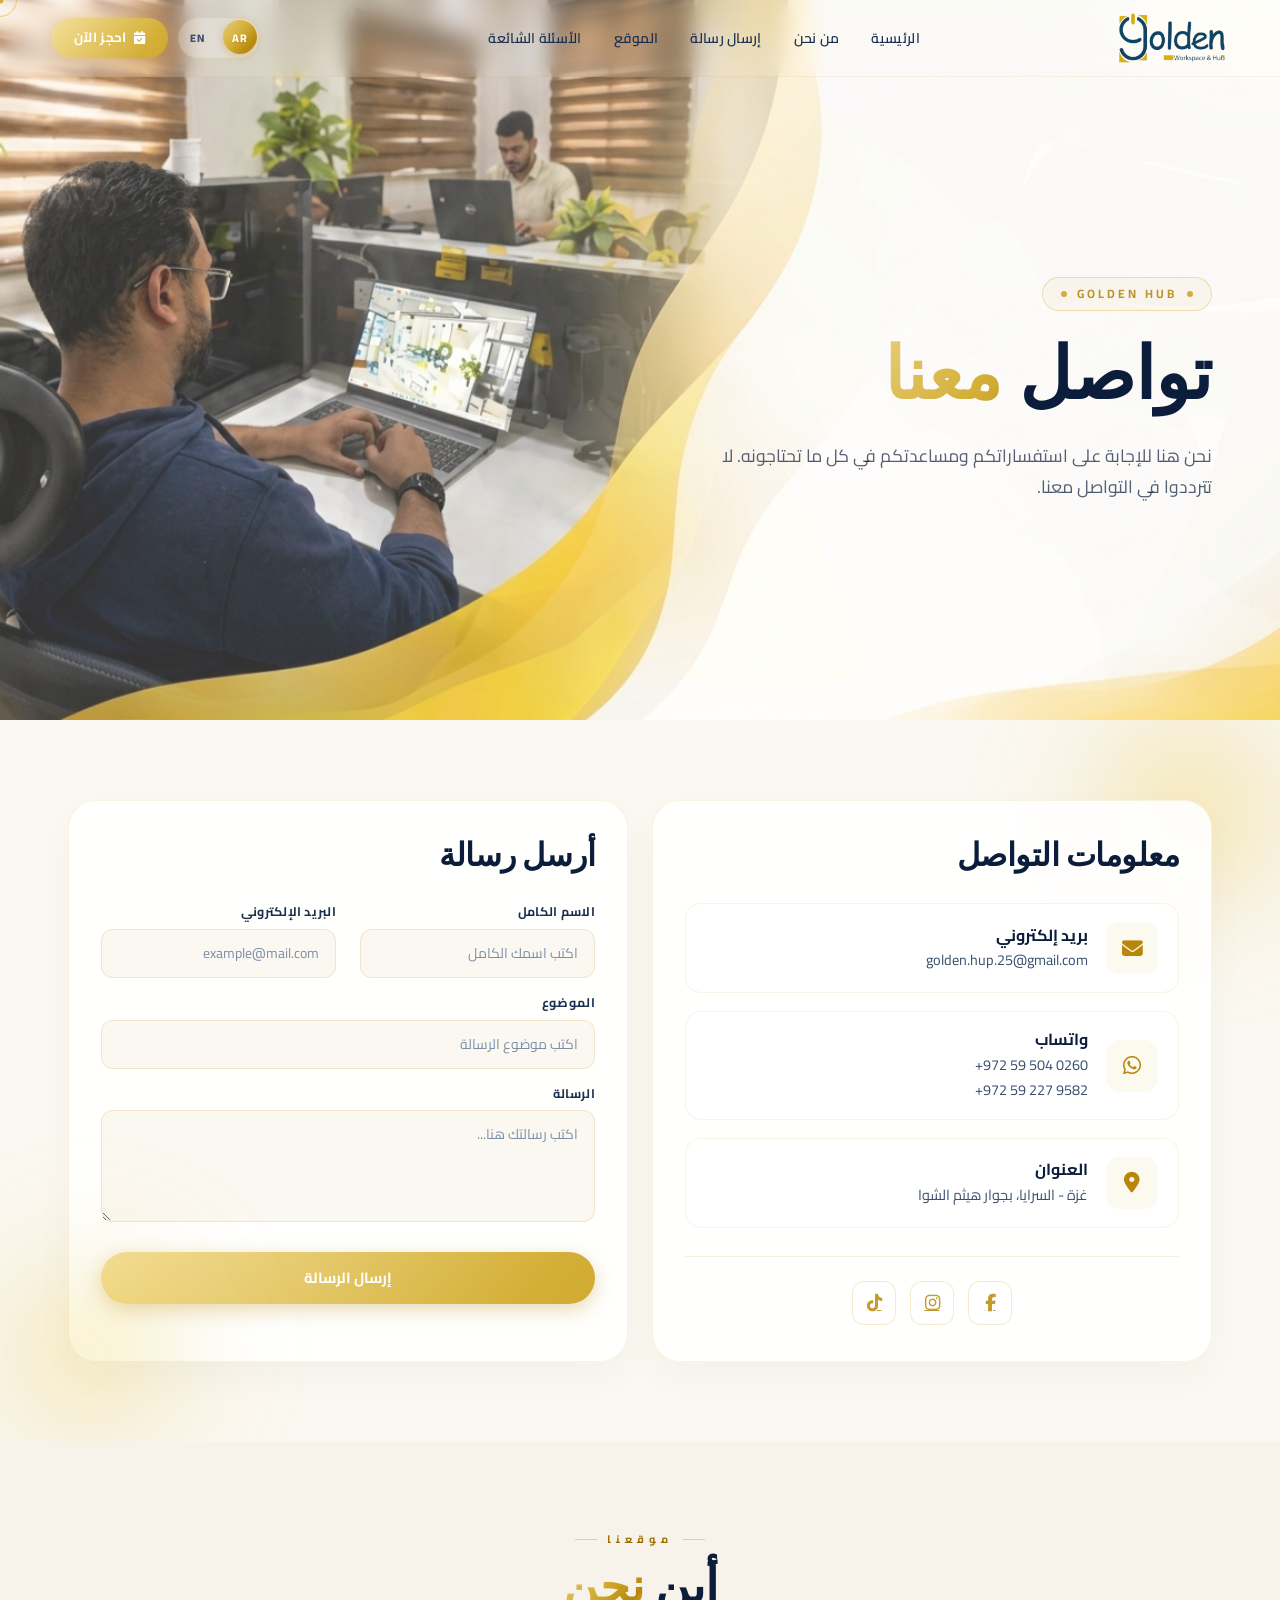
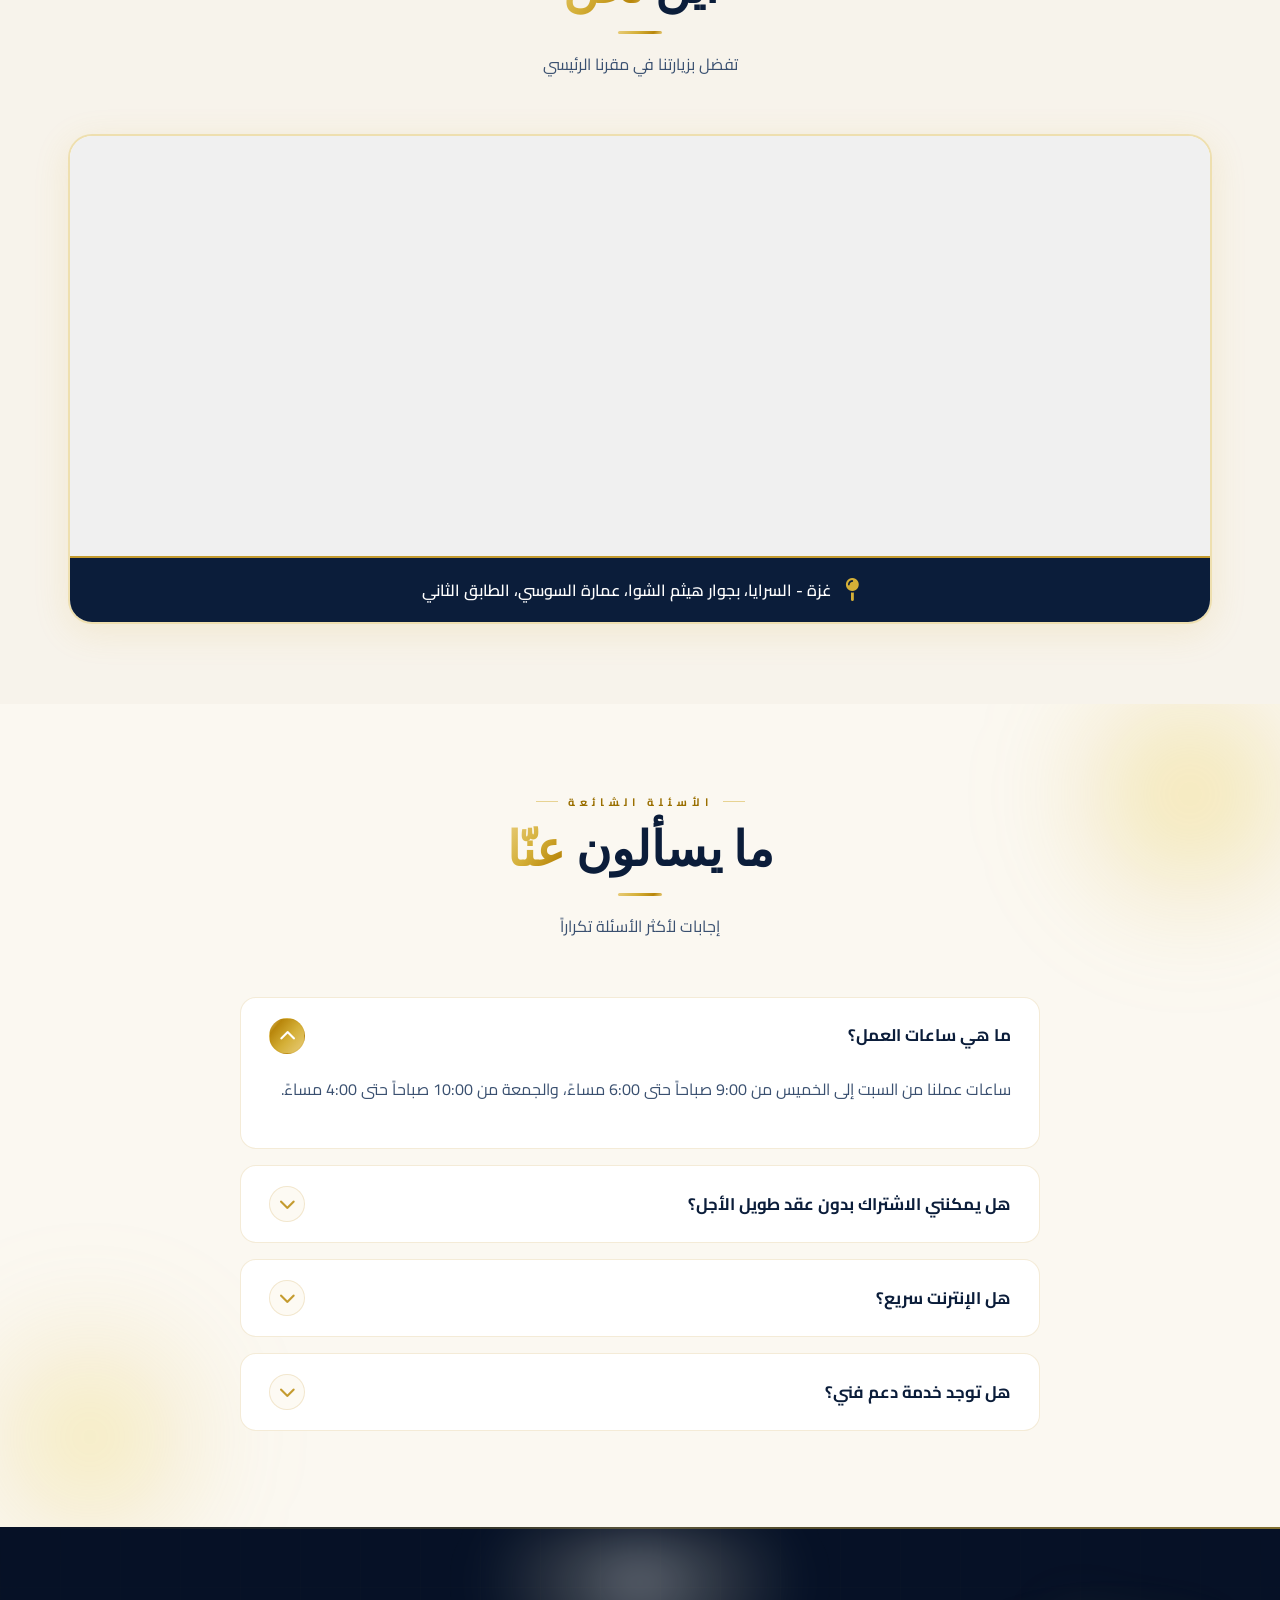
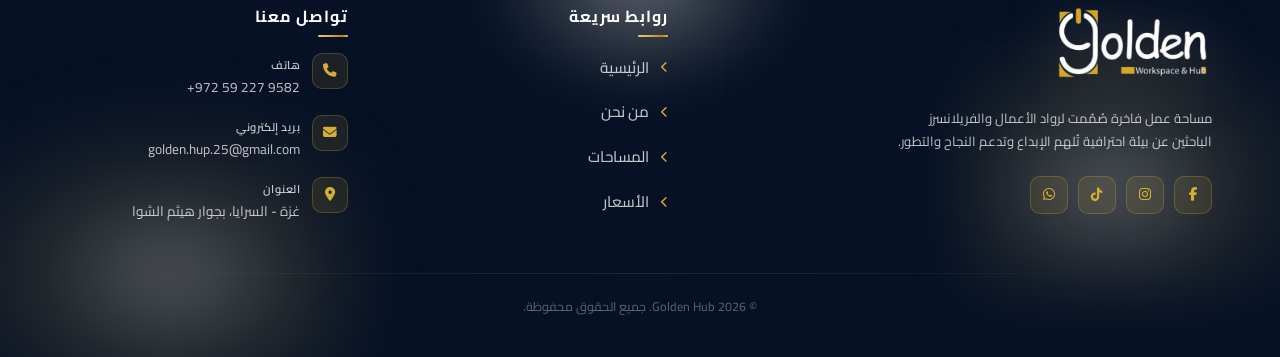
<file: contact.html>
<!DOCTYPE html>
<html lang="ar" dir="rtl">
<head>
    <meta charset="UTF-8" />
    <meta name="viewport" content="width=device-width, initial-scale=1.0, maximum-scale=1.0, user-scalable=yes" />
    <title>تواصل معنا - Golden Hub</title>

    <!-- ===== External Stylesheets ===== -->
    <link href="https://cdn.jsdelivr.net/npm/bootstrap@5.3.0/dist/css/bootstrap.min.css" rel="stylesheet" />
    <link rel="stylesheet" href="https://cdnjs.cloudflare.com/ajax/libs/font-awesome/6.4.0/css/all.min.css" />

    <!-- ===== Google Fonts ===== -->
    <link href="https://fonts.googleapis.com/css2?family=Cairo:wght@300;400;600;700;900&family=Cormorant+Garamond:wght@400;600;700&display=swap" rel="stylesheet" />

    <!-- ===== Inline Styles ===== -->
    <style>
        /* ============================================================
           TABLE OF CONTENTS
           1.  Reset & Base
           2.  Design Tokens (CSS Variables)
           3.  Custom Cursor
           4.  Navbar
           5.  Mobile Menu
           6.  Booking Modal
           7.  Shared Section Headers
           8.  Hero
           9.  Contact Section
           10. Map Section
           11. FAQ Section
           12. Footer
           13. RTL Overrides
           14. Media Queries
        ============================================================ */

        /* ============================================================
           1. RESET & BASE
        ============================================================ */
        *, *::before, *::after { margin: 0; padding: 0; box-sizing: border-box; }
        html { scroll-behavior: smooth; }
        body {
            font-family: 'Cairo', sans-serif; background: #FFFFFF; color: #1A1611;
            min-height: 100vh; margin: 0; padding: 0;
        }
        .container { max-width: 1200px; margin: 0 auto; padding: 0 28px; }

        /* ============================================================
           2. DESIGN TOKENS (CSS VARIABLES)
        ============================================================ */
        :root {
            --gold-50: #FFFBEB; --gold-100: #FEF3C7; --gold-200: #F5E6A3;
            --gold-300: #E8CC7A; --gold-400: #D4AF37; --gold-500: #C49B2F;
            --gold-600: #B8860B; --gold-700: #9A6F00;
            --ink-900: #0B1D3A; --ink-700: #1A2F4F; --ink-500: #3A5070; --ink-300: #7A8FA8;
            --black: #0B1D3A; --white: #FFFFFF; --cream: #FBF8F1; --cream-dark: #F7F3EB;
            --line: rgba(184, 134, 11, .16); --line-hi: rgba(184, 134, 11, .4);
            --grad-gold: linear-gradient(130deg, #E8CC7A 0%, #D4AF37 45%, #B8860B 80%, #E8CC7A 100%);
            --grad-gold-btn: linear-gradient(130deg, #F4E09A 0%, #D4AF37 45%, #B8860B 100%);
            --shadow-soft: 0 8px 30px rgba(184, 134, 11, .1);
            --shadow-nav: 0 4px 24px rgba(26, 22, 17, .06);
        }

        /* ============================================================
           3. CUSTOM CURSOR
        ============================================================ */
        #cur-dot {
            position: fixed; width: 7px; height: 7px; background: #D4AF37;
            border-radius: 50%; top: 0; left: 0; transform: translate(-50%, -50%);
            pointer-events: none; z-index: 9999; transition: transform 0.1s;
        }
        #cur-ring {
            position: fixed; width: 34px; height: 34px;
            border: 1.5px solid rgba(212, 175, 55, 0.55); border-radius: 50%;
            top: 0; left: 0; transform: translate(-50%, -50%);
            pointer-events: none; z-index: 9998;
            transition: width 0.22s ease, height 0.22s ease, border-color 0.22s;
        }
        body.hovering #cur-ring { width: 52px; height: 52px; border-color: #D4AF37; background: rgba(212, 175, 55, 0.12); }

        /* ============================================================
           4. NAVBAR
        ============================================================ */
        #navbar {
            position: fixed; top: 0; left: 0; right: 0; z-index: 500;
            background: rgba(255, 255, 255, .1); backdrop-filter: blur(10px) saturate(1.2);
            border-bottom: 1px solid rgba(184, 134, 11, .08);
            transition: background .4s ease, box-shadow .4s ease, border-color .4s ease, backdrop-filter .4s ease;
        }
        #navbar.scrolled { background: rgba(255, 255, 255, .65); backdrop-filter: blur(20px) saturate(1.4); box-shadow: var(--shadow-nav); border-color: var(--line-hi); }
        #navbar.mob-open::before {
            content: ''; position: absolute; top: 0; left: 0; right: 0; height: 2px;
            background: linear-gradient(90deg, transparent 0%, rgba(212, 175, 55, .2) 15%, var(--gold-500) 50%, rgba(212, 175, 55, .2) 85%, transparent 100%);
            z-index: 10; animation: goldLineIn .5s cubic-bezier(.16, 1, .3, 1);
        }
        @keyframes goldLineIn { from { opacity: 0; transform: scaleX(.3); } to { opacity: 1; transform: scaleX(1); } }
        .nav-wrap { max-width: 1240px; margin: 0 auto; padding: 0 32px; height: 76px; display: flex; align-items: center; justify-content: space-between; gap: 20px; }
        .nav-logo { display: flex; align-items: center; text-decoration: none; flex-shrink: 0; }
        .nav-logo-img { height: 50px; width: auto; display: block; transition: transform 0.3s ease; }
        .nav-logo:hover .nav-logo-img { transform: scale(1.05); }
        .nav-links { list-style: none; display: flex; align-items: center; gap: 2px; margin: 0 auto; }
        .nav-links a {
            position: relative; display: inline-flex; align-items: center; gap: 7px;
            padding: 9px 15px; color: var(--ink-700); text-decoration: none;
            font-size: .87rem; font-weight: 600; letter-spacing: .3px;
            border-radius: 8px; white-space: nowrap; transition: color .3s, background .3s;
        }
        .nav-links a::after {
            content: ''; position: absolute; bottom: 5px; left: 50%; right: 50%; height: 2px;
            background: var(--grad-gold); border-radius: 1px;
            transition: left .3s cubic-bezier(.16, 1, .3, 1), right .3s cubic-bezier(.16, 1, .3, 1);
        }
        .nav-links a:hover, .nav-links a.active { color: var(--gold-700); background: rgba(212, 175, 55, .08); }
        .nav-links a:hover::after, .nav-links a.active::after { left: 15px; right: 15px; }
        .nav-actions { display: flex; align-items: center; gap: 10px; flex-shrink: 0; }

        /* Language switcher */
        .lang-switch {
            position: relative; display: inline-flex; align-items: center;
            background: rgba(255, 255, 255, .2); backdrop-filter: blur(8px);
            border: 1.5px solid rgba(184, 134, 11, .15); border-radius: 100px;
            padding: 4px; cursor: pointer; user-select: none;
            transition: background .4s ease, border-color .3s, box-shadow .3s;
            width: 82px; height: 42px;
        }
        #navbar.scrolled .lang-switch { background: rgba(255, 255, 255, .65); backdrop-filter: none; border-color: var(--line); }
        .lang-switch:hover { border-color: var(--line-hi); box-shadow: 0 2px 12px rgba(184, 134, 11, .12); }
        .lang-switch-pill { position: absolute; width: 34px; height: 34px; top: 2px; background: var(--grad-gold); border-radius: 50%; box-shadow: 0 2px 10px rgba(184, 134, 11, .35); transition: transform .4s cubic-bezier(.34, 1.56, .64, 1); z-index: 0; }
        [dir="rtl"] .lang-switch:not(.is-en) .lang-switch-pill { right: 2px; left: auto; transform: translateX(0); }
        [dir="rtl"] .lang-switch.is-en .lang-switch-pill       { right: auto; left: 2px; transform: translateX(0); }
        [dir="ltr"] .lang-switch:not(.is-en) .lang-switch-pill { left: 2px; right: auto; transform: translateX(0); }
        [dir="ltr"] .lang-switch.is-en .lang-switch-pill       { left: auto; right: 2px; transform: translateX(0); }
        .lang-opt { position: absolute; width: 34px; height: 34px; display: flex; align-items: center; justify-content: center; font-size: .68rem; font-weight: 800; letter-spacing: .8px; font-family: 'Cairo', sans-serif; color: var(--ink-500); transition: color .35s ease, opacity .35s ease; z-index: 1; pointer-events: none; top: 50%; transform: translateY(-50%); }
        [dir="rtl"] .lang-opt.ar { right: 2px; } [dir="rtl"] .lang-opt.en { left: 2px; }
        [dir="ltr"] .lang-opt.ar { left: 2px; right: auto; } [dir="ltr"] .lang-opt.en { right: 2px; left: auto; }
        .lang-switch:not(.is-en) .lang-opt.ar { color: #FFFFFF; text-shadow: 0 1px 2px rgba(0, 0, 0, .1); z-index: 2; }
        .lang-switch:not(.is-en) .lang-opt.en { color: var(--ink-500); }
        .lang-switch.is-en .lang-opt.en       { color: #FFFFFF; text-shadow: 0 1px 2px rgba(0, 0, 0, .1); z-index: 2; }
        .lang-switch.is-en .lang-opt.ar       { color: var(--ink-500); }

        /* Book button */
        .book-btn {
            position: relative; overflow: hidden; display: inline-flex; align-items: center; gap: 8px;
            padding: 10px 22px; background: var(--grad-gold-btn); background-size: 200% auto;
            border: none; border-radius: 100px; color: #FFFFFF; font-size: .83rem; font-weight: 700;
            font-family: 'Cairo', sans-serif; letter-spacing: .3px; cursor: pointer; white-space: nowrap;
            box-shadow: 0 4px 16px rgba(184, 134, 11, .3);
            transition: transform .3s ease, box-shadow .3s ease, background-position .5s;
        }
        .book-btn::before { content: ''; position: absolute; inset: 0; background: linear-gradient(105deg, transparent 42%, rgba(255, 255, 255, .45) 50%, transparent 58%); background-size: 200% 100%; transform: translateX(-100%); transition: transform .65s ease; }
        .book-btn:hover { transform: translateY(-2px) scale(1.03); box-shadow: 0 8px 28px rgba(184, 134, 11, .45); background-position: 100% center; }
        .book-btn:hover::before { transform: translateX(100%); }
        .book-btn i { font-size: .8rem; transition: transform .3s; }
        .book-btn:hover i { transform: translateX(-3px); }

        /* Hamburger */
        .hamburger { display: none; flex-direction: column; justify-content: center; gap: 5px; width: 36px; height: 36px; background: none; border: none; cursor: pointer; padding: 0; z-index: 10; }
        .hamburger span { display: block; height: 2px; background: var(--gold-600); border-radius: 1px; transform-origin: center; transition: transform .35s cubic-bezier(.16, 1, .3, 1), opacity .25s ease, width .3s ease; }
        .hamburger span:nth-child(1) { width: 28px; align-self: flex-end; }
        .hamburger span:nth-child(2) { width: 20px; align-self: flex-end; }
        .hamburger span:nth-child(3) { width: 24px; align-self: flex-end; }
        .hamburger.open span:nth-child(1) { width: 26px; transform: translateY(7px) rotate(45deg); align-self: center; }
        .hamburger.open span:nth-child(2) { opacity: 0; transform: scaleX(0); }
        .hamburger.open span:nth-child(3) { width: 26px; transform: translateY(-7px) rotate(-45deg); align-self: center; }

        /* ============================================================
           5. MOBILE MENU
        ============================================================ */
        .mob-menu { position: fixed; inset: 0; z-index: 400; display: flex; flex-direction: column; align-items: center; justify-content: center; padding: 100px 36px 60px; opacity: 0; visibility: hidden; transform: translateY(-14px); transition: opacity .4s cubic-bezier(.16, 1, .3, 1), visibility .4s, transform .4s cubic-bezier(.16, 1, .3, 1); background: rgba(255, 255, 255, .89); backdrop-filter: blur(28px); }
        .mob-menu.open { opacity: 1; visibility: visible; transform: none; }
        .mob-menu::before { content: ''; position: absolute; top: 0; left: 0; right: 0; height: 1px; background: linear-gradient(90deg, transparent, var(--gold-500), transparent); }
        .mob-menu::after { content: ''; position: absolute; top: 50%; left: 50%; transform: translate(-50%, -50%); width: 500px; height: 500px; border-radius: 50%; background: radial-gradient(circle, rgba(212, 175, 55, .08), transparent 65%); pointer-events: none; }
        .mob-links { list-style: none; width: 100%; max-width: 360px; margin-bottom: 40px; }
        .mob-links li { border-bottom: 1px solid var(--line); transform: translateY(22px); opacity: 0; transition: transform .5s cubic-bezier(.16, 1, .3, 1), opacity .5s; }
        .mob-links li:last-child { border: none; }
        .mob-menu.open .mob-links li:nth-child(1) { transition-delay: .06s; opacity: 1; transform: none; }
        .mob-menu.open .mob-links li:nth-child(2) { transition-delay: .10s; opacity: 1; transform: none; }
        .mob-menu.open .mob-links li:nth-child(3) { transition-delay: .14s; opacity: 1; transform: none; }
        .mob-menu.open .mob-links li:nth-child(4) { transition-delay: .18s; opacity: 1; transform: none; }
        .mob-menu.open .mob-links li:nth-child(5) { transition-delay: .22s; opacity: 1; transform: none; }
        .mob-links a { display: flex; align-items: center; justify-content: space-between; padding: 18px 4px; color: var(--ink-700); text-decoration: none; font-size: 1.15rem; font-weight: 600; letter-spacing: .3px; transition: color .25s, padding-right .3s cubic-bezier(.16, 1, .3, 1); }
        .mob-links a > span:first-child { flex: 1; }
        .mob-num { font-family: 'Cormorant Garamond', serif; font-size: .72rem; letter-spacing: 2px; color: var(--gold-500); flex-shrink: 0; }
        .mob-links a:hover { color: var(--gold-700); padding-right: 10px; }
        .mob-actions { display: flex; gap: 12px; width: 100%; max-width: 360px; opacity: 0; transform: translateY(16px); transition: opacity .5s .33s, transform .5s .33s cubic-bezier(.16, 1, .3, 1); }
        .mob-menu.open .mob-actions { opacity: 1; transform: none; }
        .mob-actions .lang-switch { flex: 1; justify-content: center; }
        .mob-actions .book-btn { flex: 2; justify-content: center; }
        .mob-social { display: flex; gap: 12px; margin-top: 30px; opacity: 0; transition: opacity .5s .4s; }
        .mob-menu.open .mob-social { opacity: 1; }
        .mob-social a { width: 40px; height: 40px; border-radius: 10px; border: 1px solid var(--line); background: var(--cream); display: flex; align-items: center; justify-content: center; color: var(--gold-600); font-size: .9rem; text-decoration: none; transition: all .3s; }
        .mob-social a:hover { background: var(--grad-gold); color: #FFFFFF; transform: translateY(-3px); box-shadow: var(--shadow-soft); }

        /* ============================================================
           6. BOOKING MODAL
        ============================================================ */
        .modal-overlay { position: fixed; inset: 0; z-index: 700; background: rgba(26, 22, 17, .55); backdrop-filter: blur(6px); display: flex; align-items: center; justify-content: center; padding: 24px; opacity: 0; visibility: hidden; transition: opacity .35s ease, visibility .35s; }
        .modal-overlay.open { opacity: 1; visibility: visible; }
        .modal-box { position: relative; width: 100%; max-width: 480px; background: var(--white); border-radius: 24px; border: 1px solid var(--line); box-shadow: 0 30px 80px rgba(26, 22, 17, .25); padding: 40px 36px; overflow: hidden; transform: scale(.92) translateY(20px); opacity: 0; transition: transform .4s cubic-bezier(.34, 1.56, .64, 1), opacity .4s ease; max-height: 90vh; }
        .modal-overlay.open .modal-box { transform: scale(1) translateY(0); opacity: 1; }
        .modal-box::before { content: ''; position: absolute; top: 0; left: 50%; transform: translateX(-50%); width: 60%; height: 3px; border-radius: 0 0 6px 6px; background: var(--grad-gold); z-index: 2; }
        .modal-close { position: absolute; top: 18px; left: 18px; z-index: 3; width: 34px; height: 34px; border-radius: 50%; background: var(--cream); border: 1px solid var(--line); color: var(--ink-500); font-size: .9rem; display: flex; align-items: center; justify-content: center; cursor: pointer; transition: all .3s; }
        .modal-close:hover { background: var(--grad-gold); color: var(--white); transform: rotate(90deg); }
        .modal-scroll { max-height: calc(90vh - 80px); overflow-y: auto; padding-left: 4px; margin-left: -4px; }
        .modal-scroll::-webkit-scrollbar { width: 5px; }
        .modal-scroll::-webkit-scrollbar-thumb { background: var(--line-hi); border-radius: 10px; }
        .modal-scroll::-webkit-scrollbar-track { background: transparent; }
        .modal-icon { width: 56px; height: 56px; border-radius: 16px; background: rgba(212, 175, 55, .1); border: 1px solid var(--line-hi); display: flex; align-items: center; justify-content: center; color: var(--gold-600); font-size: 1.4rem; margin-bottom: 18px; }
        .modal-title { font-family: 'Cormorant Garamond', serif; font-size: 1.6rem; font-weight: 700; color: var(--ink-900); margin-bottom: 6px; }
        .modal-subtitle { font-size: .87rem; color: var(--ink-500); margin-bottom: 26px; }
        .form-group { margin-bottom: 16px; }
        .form-label { display: block; font-size: .78rem; font-weight: 700; color: var(--ink-700); margin-bottom: 7px; letter-spacing: .3px; }
        .form-input { width: 100%; padding: 13px 16px; background: var(--cream); border: 1px solid var(--line); border-radius: 12px; font-family: 'Cairo', sans-serif; font-size: .87rem; color: var(--ink-900); outline: none; transition: border-color .3s, box-shadow .3s, background .3s; }
        .form-input:focus { border-color: var(--gold-500); background: var(--white); box-shadow: 0 0 0 4px rgba(212, 175, 55, .12); }
        .form-input::placeholder { color: var(--ink-300); }
        .form-row { display: grid; grid-template-columns: 1fr 1fr; gap: 12px; }
        .modal-submit { position: relative; overflow: hidden; width: 100%; padding: 15px; margin-top: 8px; background: var(--grad-gold-btn); background-size: 200% auto; border: none; border-radius: 100px; color: var(--white); font-size: .92rem; font-weight: 700; font-family: 'Cairo', sans-serif; cursor: pointer; box-shadow: 0 6px 20px rgba(184, 134, 11, .3); transition: transform .3s, box-shadow .3s, background-position .5s; }
        .modal-submit:hover { transform: translateY(-2px); box-shadow: 0 10px 28px rgba(184, 134, 11, .45); background-position: 100% center; }
        #bookingFormWrap { transition: opacity .35s ease, transform .35s cubic-bezier(.34, 1.56, .64, 1); opacity: 1; transform: scale(1); }
        .modal-success { display: none; flex-direction: column; align-items: center; text-align: center; padding: 36px 8px 8px; opacity: 0; transform: scale(.94) translateY(8px); transition: opacity .45s cubic-bezier(.16, 1, .3, 1), transform .45s cubic-bezier(.34, 1.56, .64, 1); }
        .modal-success.show { display: flex; opacity: 1; transform: scale(1) translateY(0); }
        .modal-success-icon { position: relative; width: 76px; height: 76px; border-radius: 50%; background: var(--grad-gold); display: flex; align-items: center; justify-content: center; color: var(--white); font-size: 1.9rem; margin-bottom: 22px; box-shadow: 0 8px 26px rgba(184, 134, 11, .35); animation: succ-pop .55s cubic-bezier(.34, 1.56, .64, 1); }
        .modal-success-icon::before { content: ''; position: absolute; inset: -8px; border-radius: 50%; border: 2px solid rgba(212, 175, 55, .35); animation: succ-ring 1.6s ease-out .3s infinite; }
        @keyframes succ-pop { from { transform: scale(0) rotate(-20deg); opacity: 0; } to { transform: scale(1) rotate(0); opacity: 1; } }
        @keyframes succ-ring { 0% { transform: scale(.85); opacity: .9; } 100% { transform: scale(1.35); opacity: 0; } }
        .modal-success h3 { font-family: 'Cormorant Garamond', serif; font-size: 1.5rem; font-weight: 700; color: var(--ink-900); margin-bottom: 10px; }
        .modal-success p { font-size: .9rem; color: var(--ink-500); line-height: 1.7; max-width: 320px; margin-bottom: 24px; }
        .modal-success-bar { width: 100%; max-width: 220px; height: 3px; background: var(--line); border-radius: 100px; overflow: hidden; }
        .modal-success-bar-fill { height: 100%; width: 0%; background: var(--grad-gold); border-radius: 100px; transition: width linear; }

        /* ============================================================
           7. SHARED SECTION HEADERS
        ============================================================ */
        .pr-header { text-align: center; margin-bottom: 56px; position: relative; z-index: 2; }
        .pr-tag { display: inline-flex; align-items: center; gap: 10px; font-size: .68rem; font-weight: 700; letter-spacing: 5px; text-transform: uppercase; color: var(--gold-700); margin-bottom: 14px; }
        .pr-tag::before, .pr-tag::after { content: ''; width: 22px; height: 1px; background: rgba(212, 175, 55, .5); }
        .pr-header h2 { font-family: 'Cormorant Garamond', serif; font-size: clamp(2rem, 4vw, 3rem); font-weight: 700; line-height: 1.15; color: var(--ink-900); margin-bottom: 14px; }
        .pr-header h2 b { background: var(--grad-gold); -webkit-background-clip: text; -webkit-text-fill-color: transparent; background-clip: text; }
        .pr-header p { font-size: 1rem; color: var(--ink-500); max-width: 440px; margin: 0 auto; line-height: 1.8; }
        .pr-rule { width: 44px; height: 3px; background: var(--grad-gold); margin: 14px auto 16px; border-radius: 2px; }

        /* ============================================================
           8. HERO
        ============================================================ */
        .about-hero {
            position: relative; padding: 150px 0 90px;
            background: #F8F6F0 url('hero.png') center/cover no-repeat;
            overflow: hidden; text-align: right; min-height: 80vh; display: flex; align-items: center;
        }
        .about-hero::before { content: ''; position: absolute; inset: 0; background: rgba(255, 248, 240, 0.2); z-index: 1; }
        .about-hero .container { position: relative; z-index: 2; display: flex; justify-content: flex-end; width: 100%; }
        .about-hero .hero-content { max-width: 600px; text-align: right; opacity: 0; transform: translateX(60px); animation: hero-enter 1.2s 0.3s cubic-bezier(0.16, 1, 0.3, 1) forwards; margin-right: 0; margin-left: auto; }
        @keyframes hero-enter { from { opacity: 0; transform: translateX(60px); } to { opacity: 1; transform: translateX(0); } }
        .about-hero .hero-subtitle { display: inline-flex; align-items: center; gap: 10px; padding: 7px 18px; border: 1px solid rgba(212, 175, 55, 0.35); background: rgba(212, 175, 55, 0.06); border-radius: 100px; font-size: 0.75rem; font-weight: 700; letter-spacing: 3px; text-transform: uppercase; color: #B8942E; margin-bottom: 22px; backdrop-filter: blur(12px); }
        .about-hero .hero-subtitle .dot { width: 6px; height: 6px; background: #D4AF37; border-radius: 50%; animation: dot-pulse 2s ease-in-out infinite; flex-shrink: 0; }
        @keyframes dot-pulse { 0%,100% { box-shadow: 0 0 0 0 rgba(212,175,55,0.5); } 50% { box-shadow: 0 0 0 7px rgba(212,175,55,0); } }
        .about-hero h1 { font-family: 'Cormorant Garamond', serif; font-size: clamp(2.8rem, 6vw, 4.5rem); font-weight: 900; color: var(--ink-900); margin-bottom: 20px; }
        .about-hero h1 .gold { background: var(--grad-gold); -webkit-background-clip: text; -webkit-text-fill-color: transparent; background-clip: text; background-size: 200% auto; animation: shimmer-text 4s linear infinite; }
        @keyframes shimmer-text { to { background-position: 200% center; } }
        .about-hero p { font-size: 1.1rem; color: rgba(11, 29, 58, 0.7); max-width: 520px; line-height: 1.8; margin-bottom: 0; }

        /* ============================================================
           9. CONTACT SECTION
        ============================================================ */
        .glow-section { position: relative; overflow: hidden; }
        .glow-section::before { content: ''; position: absolute; top: -60px; right: -60px; width: 300px; height: 300px; background: radial-gradient(circle, rgba(255, 215, 0, 0.4) 0%, rgba(212, 175, 55, 0.2) 30%, transparent 70%); filter: blur(50px); z-index: 0; pointer-events: none; animation: glowPulse 4s ease-in-out infinite; }
        .glow-section::after { content: ''; position: absolute; bottom: -60px; left: -60px; width: 300px; height: 300px; background: radial-gradient(circle, rgba(255, 215, 0, 0.35) 0%, rgba(212, 175, 55, 0.15) 30%, transparent 70%); filter: blur(50px); z-index: 0; pointer-events: none; animation: glowPulse 4s ease-in-out infinite 2s; }
        @keyframes glowPulse { 0%,100% { opacity: 0.6; transform: scale(1); } 50% { opacity: 1; transform: scale(1.2); } }

        .contact-section { background: var(--cream); padding: 80px 0; }
        .contact-card {
            background: rgba(255, 255, 255, 0.9); backdrop-filter: blur(16px);
            border: 1px solid rgba(212, 175, 55, 0.15); border-radius: 28px;
            padding: 36px 32px; height: 100%; display: flex; flex-direction: column;
            transition: all 0.4s ease; box-shadow: 0 15px 40px rgba(0,0,0,0.03); position: relative; overflow: hidden;
        }
        .contact-card:hover { border-color: rgba(212, 175, 55, 0.45); box-shadow: 0 25px 55px rgba(184, 134, 11, 0.15); transform: translateY(-5px); }
        .contact-card h3 { font-family: 'Cormorant Garamond', serif; font-size: 2rem; font-weight: 700; color: var(--ink-900); margin-bottom: 28px; letter-spacing: -0.5px; position: relative; z-index: 2; }

        .info-list { display: flex; flex-direction: column; gap: 18px; margin-bottom: 28px; position: relative; z-index: 2; }
        .info-item { display: flex; align-items: center; gap: 18px; padding: 18px 20px; background: rgba(255,255,255,0.7); border-radius: 16px; border: 1px solid rgba(184, 134, 11, 0.1); transition: all 0.3s ease; }
        .info-item:hover { background: #fff; border-color: rgba(212, 175, 55, 0.4); box-shadow: 0 8px 22px rgba(0,0,0,0.04); }
        .info-icon { width: 52px; height: 52px; border-radius: 14px; background: rgba(212, 175, 55, 0.08); display: flex; align-items: center; justify-content: center; color: var(--gold-600); font-size: 1.3rem; flex-shrink: 0; transition: 0.3s; border: 1px solid transparent; }
        .info-item:hover .info-icon { background: var(--grad-gold); color: #fff; box-shadow: 0 8px 20px rgba(212, 175, 55, 0.4); }
        .info-text h4 { font-weight: 700; color: var(--ink-900); margin-bottom: 4px; font-size: 1rem; }
        .info-text a, .info-text p { color: var(--ink-500); font-size: 0.9rem; text-decoration: none; transition: color 0.3s; margin: 0; display: block; }
        .info-text a:hover { color: var(--gold-600); }
        .whatsapp-numbers { display: flex; flex-direction: column; gap: 4px; }
        .whatsapp-numbers a { direction: ltr; text-align: right; }
        .social-row { display: flex; gap: 14px; margin-top: auto; padding-top: 24px; border-top: 1px solid rgba(184, 134, 11, 0.12); position: relative; z-index: 2; justify-content: center; }
        .social-row a { width: 44px; height: 44px; border-radius: 12px; background: rgba(255,255,255,0.8); border: 1px solid rgba(212, 175, 55, 0.25); display: flex; align-items: center; justify-content: center; color: var(--gold-500); font-size: 1.1rem; transition: 0.35s; }
        .social-row a:hover { background: var(--grad-gold); color: #fff; transform: translateY(-4px); box-shadow: 0 12px 24px rgba(184, 134, 11, 0.4); }

        /* Contact form card content wrapper for animation */
        .form-content-wrap {
            position: relative; z-index: 2; transition: opacity 0.4s ease, transform 0.4s cubic-bezier(.34, 1.56, .64, 1);
        }
        .form-content-wrap.fade-out {
            opacity: 0; transform: scale(0.94); pointer-events: none;
        }
        .form-content-wrap.fade-in {
            opacity: 1; transform: scale(1);
        }

        /* Success message inside the contact card */
        .form-success-inline {
            display: none; flex-direction: column; align-items: center; justify-content: center;
            text-align: center; min-height: 380px; opacity: 0; transform: scale(0.9) translateY(12px);
            transition: opacity 0.5s cubic-bezier(.16, 1, .3, 1), transform 0.5s cubic-bezier(.34, 1.56, .64, 1);
            position: relative; z-index: 2;
        }
        .form-success-inline.show {
            display: flex; opacity: 1; transform: scale(1) translateY(0);
        }
        .form-success-inline .success-icon-inline {
            position: relative; width: 80px; height: 80px; border-radius: 50%;
            background: var(--grad-gold); display: flex; align-items: center; justify-content: center;
            color: var(--white); font-size: 2rem; margin-bottom: 22px;
            box-shadow: 0 8px 26px rgba(184, 134, 11, .35);
            animation: succ-pop 0.55s cubic-bezier(.34, 1.56, .64, 1);
        }
        .form-success-inline .success-icon-inline::before {
            content: ''; position: absolute; inset: -8px; border-radius: 50%;
            border: 2px solid rgba(212, 175, 55, .35); animation: succ-ring 1.6s ease-out .3s infinite;
        }
        .form-success-inline h3 {
            font-family: 'Cormorant Garamond', serif; font-size: 1.6rem; font-weight: 700;
            color: var(--ink-900); margin-bottom: 10px;
        }
        .form-success-inline p {
            font-size: 0.95rem; color: var(--ink-500); line-height: 1.7; max-width: 320px; margin-bottom: 20px;
        }
        .form-success-inline .success-progress-bar {
            width: 100%; max-width: 200px; height: 3px; background: var(--line);
            border-radius: 100px; overflow: hidden;
        }
        .form-success-inline .success-progress-fill {
            height: 100%; width: 0%; background: var(--grad-gold); border-radius: 100px;
        }

        /* ============================================================
           10. MAP SECTION
        ============================================================ */
        .map-section { background: var(--cream-dark); padding: 80px 0; }
        .map-wrapper { border-radius: 24px; overflow: hidden; border: 2px solid rgba(212, 175, 55, 0.4); transition: 0.4s; box-shadow: 0 8px 35px rgba(212, 175, 55, 0.15); background: #fff; }
        .map-container { position: relative; height: 420px; background: #f0f0f0; }
        .map-container iframe { width: 100%; height: 100%; border: none; display: block; }
        .map-address { padding: 20px 28px; text-align: center; font-weight: 600; color: #fff; background: #0B1D3A; border-top: 2px solid var(--gold-500); display: flex; align-items: center; justify-content: center; gap: 14px; }
        .map-address .map-pin-icon { color: var(--gold-400); font-size: 1.4rem; flex-shrink: 0; }

        /* ============================================================
           11. FAQ SECTION
        ============================================================ */
        .faq-section { background: var(--cream); padding: 80px 0; }
        .faq-container { max-width: 800px; margin: 0 auto; position: relative; z-index: 2; }
        .faq-item { background: var(--white); border-radius: 16px; margin-bottom: 16px; border: 1px solid var(--line); overflow: hidden; transition: 0.3s; }
        .faq-header { display: flex; align-items: center; justify-content: space-between; padding: 20px 28px; cursor: pointer; font-weight: 700; color: var(--ink-900); font-size: 1.05rem; }
        .faq-icon-btn { width: 36px; height: 36px; border-radius: 50%; background: rgba(212, 175, 55, 0.06); border: 1px solid var(--line); display: flex; align-items: center; justify-content: center; color: var(--gold-500); transition: 0.3s; }
        .faq-item.active .faq-icon-btn { background: var(--grad-gold); color: #fff; transform: rotate(180deg); }
        .faq-body { max-height: 0; overflow: hidden; transition: max-height 0.45s ease; padding: 0 28px; color: var(--ink-500); line-height: 1.9; }
        .faq-item.active .faq-body { max-height: 300px; padding: 0 28px 28px; }

        /* ============================================================
           12. FOOTER
        ============================================================ */
        .footer-section {
            position: relative; padding: 80px 0 0; background: #061126; overflow: hidden;
            transform: translateY(60px); opacity: 0;
            transition: transform 0.9s cubic-bezier(.16, 1, .3, 1), opacity 0.9s cubic-bezier(.16, 1, .3, 1);
        }
        .footer-section.ft-visible { transform: translateY(0); opacity: 1; }
        .footer-section::before { content: ''; position: absolute; top: 0; left: 0; right: 0; height: 2px; background: linear-gradient(90deg, transparent, rgba(212, 175, 55, .6), transparent); background-size: 200% auto; animation: ft-line-shimmer 4s linear infinite; z-index: 5; }
        @keyframes ft-line-shimmer { to { background-position: 200% center; } }
        .ft-glow-2 { position: absolute; top: 40%; left: -100px; width: 450px; height: 350px; background: radial-gradient(ellipse at 60% 50%, rgba(255, 248, 220, 0.35) 0%, rgba(212, 175, 55, 0.12) 35%, transparent 70%); filter: blur(40px); animation: glow-float-2 7s ease-in-out infinite; animation-delay: 1.5s; }
        @keyframes glow-float-2 { 0%,100% { opacity: 0.4; transform: scale(1) translateY(0); } 50% { opacity: 0.8; transform: scale(1.1) translateY(-20px); } }
        .ft-glow-3 { position: absolute; bottom: 60px; right: -60px; width: 380px; height: 280px; background: radial-gradient(ellipse at 40% 60%, rgba(255, 248, 220, 0.3) 0%, rgba(212, 175, 55, 0.1) 40%, transparent 72%); filter: blur(30px); animation: glow-float-3 5s ease-in-out infinite; animation-delay: 2.5s; }
        @keyframes glow-float-3 { 0%,100% { opacity: 0.45; transform: scale(1) rotate(0deg); } 50% { opacity: 0.75; transform: scale(1.08) rotate(-3deg); } }
        .ft-glow-4 { position: absolute; top: 0; left: 50%; transform: translateX(-50%); width: 350px; height: 180px; background: radial-gradient(ellipse at 50% 30%, rgba(255, 255, 255, 0.4) 0%, rgba(255, 248, 220, 0.2) 25%, transparent 65%); filter: blur(25px); animation: glow-float-4 4s ease-in-out infinite; }
        @keyframes glow-float-4 { 0%,100% { opacity: 0.5; transform: translateX(-50%) scale(1); } 50% { opacity: 0.85; transform: translateX(-50%) scale(1.2); } }
        .ft-grid-bg { position: absolute; inset: 0; z-index: 0; pointer-events: none; opacity: .6; background-image: linear-gradient(rgba(212, 175, 55, .04) 1px, transparent 1px), linear-gradient(90deg, rgba(212, 175, 55, .04) 1px, transparent 1px); background-size: 60px 60px; mask-image: radial-gradient(ellipse 70% 55% at 50% 30%, black, transparent); -webkit-mask-image: radial-gradient(ellipse 70% 55% at 50% 30%, black, transparent); }
        .ft-top { display: grid; grid-template-columns: 1.8fr 1fr 1fr; gap: 30px 40px; position: relative; z-index: 3; padding-bottom: 50px; align-items: stretch; }
        .ft-col { display: flex; flex-direction: column; justify-content: flex-start; opacity: 0; transform: translateY(30px); transition: opacity .8s cubic-bezier(.16, 1, .3, 1), transform .8s cubic-bezier(.16, 1, .3, 1); height: 100%; }
        .ft-col.ft-in { opacity: 1; transform: none; }
        .ft-col[data-d="1"] { transition-delay: .1s; }
        .ft-col[data-d="2"] { transition-delay: .2s; }
        .ft-col[data-d="3"] { transition-delay: .3s; }
        .ft-col-content { display: flex; flex-direction: column; gap: 12px; height: 100%; }
        .ft-col-title { font-size: 1rem; font-weight: 700; color: #FFFFFF; margin-bottom: 16px; letter-spacing: 1px; position: relative; padding-bottom: 10px; text-align: start; }
        .ft-col-title::after { content: ''; position: absolute; bottom: 0; inset-inline-start: 0; width: 30px; height: 2px; background: var(--grad-gold); border-radius: 1px; }
        .ft-brand-logo { display: flex; flex-direction: column; align-items: flex-start; margin-bottom: 4px; }
        .ft-logo-image { width: 100%; max-width: 160px; height: auto; margin-bottom: 12px; filter: drop-shadow(0 10px 30px rgba(232, 204, 122, 0.3)); transition: filter 0.4s ease, transform 0.4s ease; }
        .ft-brand-logo:hover .ft-logo-image { filter: drop-shadow(0 15px 40px rgba(232, 204, 122, 0.5)); transform: translateY(-4px); }
        .ft-brand-desc { max-width: 320px; font-size: .82rem; line-height: 1.7; color: rgba(255, 255, 255, .75); margin-bottom: 0; text-align: start; }
        .ft-brand-social { display: flex; gap: 10px; margin-top: 12px; }
        .ft-brand-social a { width: 38px; height: 38px; border-radius: 10px; background: rgba(212, 175, 55, .10); border: 1px solid rgba(212, 175, 55, .25); display: flex; align-items: center; justify-content: center; color: var(--gold-400); font-size: .85rem; text-decoration: none; transition: all .35s cubic-bezier(.34, 1.56, .64, 1); }
        .ft-brand-social a:hover { background: var(--grad-gold); border-color: transparent; color: var(--black); transform: translateY(-4px); box-shadow: 0 8px 20px rgba(212, 175, 55, .45); }
        .ft-quick-links { list-style: none; padding: 0; margin: 0; display: flex; flex-direction: column; gap: 14px; flex: 1; }
        .ft-quick-links li { flex: 0 0 auto; }
        .ft-quick-links li a { display: inline-flex; align-items: center; gap: 12px; color: rgba(255, 255, 255, .75); text-decoration: none; font-size: .95rem; font-weight: 500; transition: color .3s, transform .3s; padding: 4px 0; }
        .ft-quick-links li a i { color: var(--gold-400); font-size: .7rem; transition: transform .35s cubic-bezier(.34, 1.56, .64, 1); }
        .ft-quick-links li a:hover { color: var(--gold-400); transform: translateX(-6px); }
        .ft-quick-links li a:hover i { transform: translateX(-4px) scale(1.2); }
        .ft-contact-list { display: flex; flex-direction: column; gap: 16px; flex: 1; }
        .ft-contact-item { display: grid; grid-template-columns: 36px 1fr; gap: 12px; align-items: start; flex: 0 0 auto; }
        .ft-contact-icon { width: 36px; height: 36px; border-radius: 10px; background: rgba(212, 175, 55, .10); border: 1px solid rgba(212, 175, 55, .25); display: flex; align-items: center; justify-content: center; color: var(--gold-400); font-size: .85rem; transition: background .35s, transform .35s cubic-bezier(.34, 1.56, .64, 1), color .35s; grid-column: 1; grid-row: 1; }
        .ft-contact-item:hover .ft-contact-icon { background: var(--grad-gold); border-color: transparent; color: #fff; transform: scale(1.1); }
        .ft-contact-text { grid-column: 2; grid-row: 1; font-size: .85rem; color: rgba(255, 255, 255, .75); line-height: 1.7; padding-top: 2px; text-align: start; }
        .ft-contact-text strong { display: block; color: #fff; font-weight: 600; margin-bottom: 2px; font-size: .7rem; text-transform: uppercase; letter-spacing: .5px; opacity: .8; }
        .ft-contact-text a { color: rgba(255, 255, 255, .75); text-decoration: none; transition: color .3s; }
        .ft-contact-text a:hover { color: var(--gold-400); }
        .ft-divider { height: 1px; background: linear-gradient(90deg, transparent, rgba(212, 175, 55, .15), transparent); }
        .ft-bottom { display: flex; align-items: center; justify-content: center; padding: 24px 0; position: relative; z-index: 3; }
        .ft-bottom p { font-size: .78rem; color: rgba(255, 255, 255, .35); text-align: center; }
        .ft-totop { position: fixed; bottom: 32px; right: 32px; z-index: 90; width: 48px; height: 48px; border-radius: 50%; background: rgba(6, 17, 38, 0.95); backdrop-filter: blur(16px); border: 1px solid rgba(212, 175, 55, .35); color: var(--gold-400); font-size: 1.1rem; display: flex; align-items: center; justify-content: center; cursor: pointer; box-shadow: 0 4px 20px rgba(0, 0, 0, .4); opacity: 0; transform: translateY(20px); pointer-events: none; transition: all .4s cubic-bezier(.34, 1.56, .64, 1); }
        .ft-totop.show { opacity: 1; transform: translateY(0); pointer-events: auto; }
        .ft-totop:hover { background: var(--grad-gold); border-color: transparent; color: #fff; transform: translateY(-4px); box-shadow: 0 10px 35px rgba(212, 175, 55, .50); }

        /* ============================================================
           13. RTL OVERRIDES
        ============================================================ */
        [dir="rtl"] .ft-col-title::after { right: 0; left: auto; }
        [dir="ltr"] .ft-col-title::after { left: 0; right: auto; }
        [dir="rtl"] .ft-totop { right: auto; left: 32px; }
        [dir="rtl"] .ft-quick-links li a:hover { transform: translateX(6px); }
        [dir="rtl"] .ft-quick-links li a:hover i { transform: translateX(4px) scale(1.2); }

        /* ============================================================
           14. MEDIA QUERIES
        ============================================================ */
        @media (max-width: 991px) {
            .nav-links, .nav-actions { display: none; }
            .hamburger { display: flex; }
            .nav-wrap { padding: 0 24px; }
            .ft-top { grid-template-columns: 1fr 1fr; gap: 40px 30px; }
            .contact-section .row { justify-content: center; }
            .contact-section .col-lg-6 { max-width: 580px; margin: 0 auto 24px; }
        }
        @media (max-width: 767px) {
            #cur-dot, #cur-ring { display: none; }
            body { cursor: auto; }
            .about-hero { min-height: 60vh; padding: 120px 0 60px; }
            .map-container { height: 280px; }
            .contact-card { padding: 28px 22px; border-radius: 24px; }
            .info-item { padding: 16px 16px; gap: 14px; }
            .info-icon { width: 46px; height: 46px; font-size: 1.2rem; }
            .social-row a { width: 42px; height: 42px; }
            .form-success-inline { min-height: 320px; }
            .contact-card .row .col-md-6 { flex: 0 0 50%; max-width: 50%; padding-left: 6px; padding-right: 6px; }
            .contact-card .row { margin-left: -6px; margin-right: -6px; }
        }
        @media (max-width: 575px) {
            .ft-top { grid-template-columns: 1fr; gap: 36px; }
            .footer-section { padding: 70px 0 0; }
            .ft-totop { right: 20px; bottom: 20px; width: 42px; height: 42px; }
            .map-address { font-size: 0.9rem; padding: 16px 18px; flex-wrap: wrap; }
            .form-success-inline { min-height: 280px; }
            .form-success-inline .success-icon-inline { width: 64px; height: 64px; font-size: 1.5rem; }
            .contact-card .row .col-md-6 { flex: 0 0 50%; max-width: 50%; padding-left: 4px; padding-right: 4px; }
            .contact-card .row { margin-left: -4px; margin-right: -4px; }
            .contact-card .row .form-group { margin-bottom: 12px; }
        }
        @media (max-width: 480px) {
            .nav-wrap { height: 64px; padding: 0 18px; }
            .nav-logo-img { height: 40px; }
            .modal-box { padding: 30px 22px; border-radius: 18px; }
            .mob-menu { padding: 80px 24px 40px; }
            .mob-links a { font-size: 1rem; padding: 14px 4px; }
            .lang-switch { width: 72px; height: 36px; }
            .lang-switch-pill { width: 30px; height: 30px; top: 2px; }
            .lang-opt { width: 30px; height: 30px; font-size: .62rem; }
            .contact-card .row .col-md-6 { flex: 0 0 50%; max-width: 50%; padding-left: 4px; padding-right: 4px; }
            .contact-card .row { margin-left: -4px; margin-right: -4px; }
        }
        @media (max-width: 360px) {
            .nav-wrap { height: 56px; padding: 0 12px; }
            .nav-logo-img { height: 34px; }
            .hamburger { width: 30px; height: 30px; gap: 4px; }
            .hamburger span:nth-child(1) { width: 22px; }
            .hamburger span:nth-child(2) { width: 16px; }
            .hamburger span:nth-child(3) { width: 19px; }
            .lang-switch { width: 66px; height: 32px; }
            .lang-switch-pill { width: 26px; height: 26px; top: 2px; }
            .lang-opt { width: 26px; height: 26px; font-size: .58rem; }
            .form-success-inline { min-height: 250px; }
            .contact-card .row .col-md-6 { flex: 0 0 50%; max-width: 50%; padding-left: 3px; padding-right: 3px; }
            .contact-card .row { margin-left: -3px; margin-right: -3px; }
            .contact-card .row .form-group { margin-bottom: 10px; }
        }
    </style>
</head>
<body>

    <!-- ===== CUSTOM CURSOR ===== -->
    <div id="cur-dot"></div>
    <div id="cur-ring"></div>

    <!-- ===== NAVBAR ===== -->
    <nav id="navbar">
        <div class="nav-wrap">
            <a href="index.html" class="nav-logo">
                <img src="logo1.png" alt="Golden Hub Logo" class="nav-logo-img" />
            </a>
            <ul class="nav-links" id="navLinks">
                <li><a href="index.html"><span data-i18n="nav_home">الرئيسية</span></a></li>
                <li><a href="about.html"><span data-i18n="nav_about">من نحن</span></a></li>
                <li><a href="#contact-section"><span data-i18n="nav_contact_form">إرسال رسالة</span></a></li>
                <li><a href="#map"><span data-i18n="nav_map">الموقع</span></a></li>
                <li><a href="#faq"><span data-i18n="nav_faq">الأسئلة الشائعة</span></a></li>
            </ul>
            <div class="nav-actions">
                <div class="lang-switch" id="langSwitch" role="button" tabindex="0" aria-label="Toggle language">
                    <span class="lang-switch-pill"></span>
                    <span class="lang-opt ar">AR</span>
                    <span class="lang-opt en">EN</span>
                </div>
                <button class="book-btn" id="openBookingBtn" aria-label="Open booking form">
                    <i class="fas fa-calendar-check"></i>
                    <span data-i18n="btn_book">احجز الآن</span>
                </button>
            </div>
            <button class="hamburger" id="hamburger" aria-label="Menu">
                <span></span><span></span><span></span>
            </button>
        </div>
    </nav>

    <!-- ===== MOBILE MENU ===== -->
    <div class="mob-menu" id="mobMenu">
        <ul class="mob-links">
            <li><a href="index.html" class="mob-lnk"><span data-i18n="nav_home">الرئيسية</span> <span class="mob-num">01</span></a></li>
            <li><a href="about.html" class="mob-lnk"><span data-i18n="nav_about">من نحن</span> <span class="mob-num">02</span></a></li>
            <li><a href="#contact-section" class="mob-lnk"><span data-i18n="nav_contact_form">إرسال رسالة</span> <span class="mob-num">03</span></a></li>
            <li><a href="#map" class="mob-lnk"><span data-i18n="nav_map">الموقع</span> <span class="mob-num">04</span></a></li>
            <li><a href="#faq" class="mob-lnk"><span data-i18n="nav_faq">الأسئلة الشائعة</span> <span class="mob-num">05</span></a></li>
        </ul>
        <div class="mob-actions">
            <div class="lang-switch" id="langSwitchMob" role="button" tabindex="0">
                <span class="lang-switch-pill"></span>
                <span class="lang-opt ar">AR</span>
                <span class="lang-opt en">EN</span>
            </div>
            <button class="book-btn" id="openBookingBtnMob" aria-label="Open booking form">
                <i class="fas fa-calendar-check"></i>
                <span data-i18n="btn_book">احجز الآن</span>
            </button>
        </div>
        <div class="mob-social">
            <a href="https://www.facebook.com/share/14iPzP1RcJv/" target="_blank" rel="noopener" aria-label="Facebook"><i class="fab fa-facebook-f"></i></a>
            <a href="https://www.instagram.com/golden.hub.plus?igsh=emZkbzdoc2h2ejVq" target="_blank" rel="noopener" aria-label="Instagram"><i class="fab fa-instagram"></i></a>
            <a href="https://www.tiktok.com/@golden.hup" target="_blank" rel="noopener" aria-label="TikTok"><i class="fab fa-tiktok"></i></a>
            <a href="https://wa.me/972595040260" target="_blank" rel="noopener" aria-label="WhatsApp"><i class="fab fa-whatsapp"></i></a>
        </div>
    </div>

    <!-- ===== BOOKING MODAL ===== -->
    <div class="modal-overlay" id="bookingModal">
        <div class="modal-box">
            <button class="modal-close" id="closeBookingBtn" aria-label="Close booking modal">
                <i class="fas fa-times"></i>
            </button>
            <div class="modal-scroll">
                <div id="bookingFormWrap">
                    <div class="modal-icon"><i class="fas fa-calendar-check"></i></div>
                    <h3 class="modal-title" data-i18n="modal_title">احجز مساحتك الآن</h3>
                    <p class="modal-subtitle" data-i18n="modal_subtitle">عبّئ بياناتك وسنتواصل معك لتأكيد الحجز</p>
                    <form id="bookingForm" novalidate>
                        <div class="form-group">
                            <label class="form-label" for="bookingName" data-i18n="f_name">الاسم الكامل</label>
                            <input type="text" class="form-input" id="bookingName" name="name" required data-i18n-ph="f_name_ph" placeholder="اكتب اسمك الكامل" />
                        </div>
                        <div class="form-row">
                            <div class="form-group">
                                <label class="form-label" for="bookingPhone" data-i18n="f_phone">رقم الهاتف</label>
                                <input type="tel" class="form-input" id="bookingPhone" name="phone" required placeholder="05X XXX XXXX" />
                            </div>
                            <div class="form-group">
                                <label class="form-label" for="bookingEmail" data-i18n="f_email">البريد الإلكتروني</label>
                                <input type="email" class="form-input" id="bookingEmail" name="email" required placeholder="example@mail.com" />
                            </div>
                        </div>
                        <div class="form-group">
                            <label class="form-label" for="bookingDate" data-i18n="f_date">تاريخ البدء</label>
                            <input type="date" class="form-input" id="bookingDate" name="date" required />
                        </div>
                        <button type="submit" class="modal-submit" data-i18n="f_submit">تأكيد الحجز</button>
                    </form>
                </div>
                <div class="modal-success" id="bookingSuccess">
                    <div class="modal-success-icon"><i class="fas fa-check"></i></div>
                    <h3 data-i18n="success_title">تم الحجز بنجاح!</h3>
                    <p data-i18n="success_text">سنتواصل معك خلال 24 ساعة لتأكيد التفاصيل</p>
                    <div class="modal-success-bar">
                        <div class="modal-success-bar-fill" id="successBarFill"></div>
                    </div>
                </div>
            </div>
        </div>
    </div>

    <!-- ===== HERO ===== -->
    <section class="about-hero" id="contact-hero">
        <div class="container">
            <div class="hero-content">
                <span class="hero-subtitle">
                    <span class="dot"></span>Golden Hub<span class="dot"></span>
                </span>
                <h1 data-i18n="contact_title">تواصل <span class="gold">معنا</span></h1>
                <p data-i18n="contact_desc">نحن هنا للإجابة على استفساراتكم ومساعدتكم في كل ما تحتاجونه. لا تترددوا في التواصل معنا.</p>
            </div>
        </div>
    </section>

    <!-- ===== CONTACT SECTION ===== -->
    <section class="contact-section glow-section" id="contact-section">
        <div class="container">
            <div class="row g-4 justify-content-center">
                <!-- Contact Information Card -->
                <div class="col-lg-6">
                    <div class="contact-card">
                        <h3 data-i18n="contact_info_title">معلومات التواصل</h3>
                        <div class="info-list">
                            <!-- Email -->
                            <div class="info-item">
                                <div class="info-icon"><i class="fas fa-envelope"></i></div>
                                <div class="info-text">
                                    <h4 data-i18n="contact_email_title">بريد إلكتروني</h4>
                                    <a href="mailto:golden.hup.25@gmail.com">golden.hup.25@gmail.com</a>
                                </div>
                            </div>
                            <!-- WhatsApp -->
                            <div class="info-item">
                                <div class="info-icon"><i class="fab fa-whatsapp"></i></div>
                                <div class="info-text">
                                    <h4 data-i18n="contact_whatsapp_title">واتساب</h4>
                                    <div class="whatsapp-numbers">
                                        <a href="https://wa.me/972595040260" target="_blank" rel="noopener">+972 59 504 0260</a>
                                        <a href="https://wa.me/972592279582" target="_blank" rel="noopener">+972 59 227 9582</a>
                                    </div>
                                </div>
                            </div>
                            <!-- Address -->
                            <div class="info-item">
                                <div class="info-icon"><i class="fas fa-map-marker-alt"></i></div>
                                <div class="info-text">
                                    <h4 data-i18n="contact_address_title">العنوان</h4>
                                    <p data-i18n="contact_address_text">غزة - السرايا، بجوار هيثم الشوا</p>
                                </div>
                            </div>
                        </div>
                        <!-- Social Links -->
                        <div class="social-row">
                            <a href="https://www.facebook.com/share/14iPzP1RcJv/" target="_blank" rel="noopener" aria-label="Facebook"><i class="fab fa-facebook-f"></i></a>
                            <a href="https://www.instagram.com/golden.hub.plus?igsh=emZkbzdoc2h2ejVq" target="_blank" rel="noopener" aria-label="Instagram"><i class="fab fa-instagram"></i></a>
                            <a href="https://www.tiktok.com/@golden.hup" target="_blank" rel="noopener" aria-label="TikTok"><i class="fab fa-tiktok"></i></a>
                        </div>
                    </div>
                </div>

                <!-- Contact Form Card -->
                <div class="col-lg-6">
                    <div class="contact-card" id="contactFormCard">
                        <!-- Form content wrapper (visible by default) -->
                        <div class="form-content-wrap" id="formContentWrap">
                            <h3 data-i18n="contact_form_title">أرسل رسالة</h3>
                            <form id="contactForm" novalidate>
                                <div class="row">
                                    <div class="col-md-6 form-group">
                                        <label class="form-label" data-i18n="contact_form_name">الاسم الكامل</label>
                                        <input type="text" class="form-input" name="name" required data-i18n-ph="contact_form_name_ph" placeholder="اكتب اسمك الكامل" />
                                    </div>
                                    <div class="col-md-6 form-group">
                                        <label class="form-label" data-i18n="contact_form_email">البريد الإلكتروني</label>
                                        <input type="email" class="form-input" name="email" required placeholder="example@mail.com" />
                                    </div>
                                </div>
                                <div class="form-group">
                                    <label class="form-label" data-i18n="contact_form_subject">الموضوع</label>
                                    <input type="text" class="form-input" name="subject" required data-i18n-ph="contact_form_subject_ph" placeholder="اكتب موضوع الرسالة" />
                                </div>
                                <div class="form-group">
                                    <label class="form-label" data-i18n="contact_form_message">الرسالة</label>
                                    <textarea class="form-input" name="message" rows="4" required data-i18n-ph="contact_form_message_ph" placeholder="اكتب رسالتك هنا..."></textarea>
                                </div>
                                <button type="submit" class="modal-submit" data-i18n="contact_form_submit">إرسال الرسالة</button>
                            </form>
                        </div>

                        <!-- Success message (hidden by default) -->
                        <div class="form-success-inline" id="formSuccessInline">
                            <div class="success-icon-inline"><i class="fas fa-check"></i></div>
                            <h3 data-i18n="contact_success_title">تم الإرسال بنجاح!</h3>
                            <p data-i18n="contact_success_text">شكراً لتواصلك معنا. سنقوم بالرد عليك في أقرب وقت ممكن.</p>
                            <div class="success-progress-bar">
                                <div class="success-progress-fill" id="successProgressFill"></div>
                            </div>
                        </div>
                    </div>
                </div>
            </div>
        </div>
    </section>

    <!-- ===== MAP SECTION ===== -->
    <section class="map-section" id="map">
        <div class="container">
            <div class="pr-header">
                <div class="pr-tag" data-i18n="map_tag">موقعنا</div>
                <h2 data-i18n="map_title">أين <b>نحن</b></h2>
                <div class="pr-rule"></div>
                <p data-i18n="map_sub">تفضل بزيارتنا في مقرنا الرئيسي</p>
            </div>
            <div class="map-wrapper">
                <div class="map-container">
                    <iframe
                        src="https://www.google.com/maps/embed?pb=!1m18!1m12!1m3!1d3407.785903209853!2d34.460474!3d31.506859!2m3!1f0!2f0!3f0!3m2!1i1024!2i768!4f13.1!3m3!1m2!1s0x0%3A0x0!2zMzHCsDMwJzI0LjciTiAzNMKwMjcnMzcuNyJF!5e0!3m2!1sen!2s!4v1710000000000"
                        width="100%" height="100%" style="border:0;" allowfullscreen loading="lazy"
                        referrerpolicy="no-referrer-when-downgrade">
                    </iframe>
                </div>
                <div class="map-address">
                    <i class="fas fa-map-pin map-pin-icon"></i>
                    <span data-i18n="map_address_full">غزة - السرايا، بجوار هيثم الشوا، عمارة السوسي، الطابق الثاني</span>
                </div>
            </div>
        </div>
    </section>

    <!-- ===== FAQ SECTION ===== -->
    <section class="faq-section glow-section" id="faq">
        <div class="container">
            <div class="pr-header">
                <div class="pr-tag" data-i18n="faq_tag">الأسئلة الشائعة</div>
                <h2 data-i18n="faq_title">ما يسألون <b>عنّا</b></h2>
                <div class="pr-rule"></div>
                <p data-i18n="faq_sub">إجابات لأكثر الأسئلة تكراراً</p>
            </div>
            <div class="faq-container">
                <!-- FAQ Item 1 -->
                <div class="faq-item active" id="faq1">
                    <div class="faq-header" role="button" onclick="toggleFaq('faq1')">
                        <span data-i18n="faq_q1">ما هي ساعات العمل؟</span>
                        <span class="faq-icon-btn"><i class="fas fa-chevron-down"></i></span>
                    </div>
                    <div class="faq-body">
                        <p data-i18n="faq_a1">ساعات عملنا من السبت إلى الخميس من 9:00 صباحاً حتى 6:00 مساءً، والجمعة من 10:00 صباحاً حتى 4:00 مساءً.</p>
                    </div>
                </div>
                <!-- FAQ Item 2 -->
                <div class="faq-item" id="faq2">
                    <div class="faq-header" role="button" onclick="toggleFaq('faq2')">
                        <span data-i18n="faq_q2">هل يمكنني الاشتراك بدون عقد طويل الأجل؟</span>
                        <span class="faq-icon-btn"><i class="fas fa-chevron-down"></i></span>
                    </div>
                    <div class="faq-body">
                        <p data-i18n="faq_a2">نعم، نقدم خيارات اشتراك مرنة تبدأ من شهر واحد فقط.</p>
                    </div>
                </div>
                <!-- FAQ Item 3 -->
                <div class="faq-item" id="faq3">
                    <div class="faq-header" role="button" onclick="toggleFaq('faq3')">
                        <span data-i18n="faq_q3">هل الإنترنت سريع؟</span>
                        <span class="faq-icon-btn"><i class="fas fa-chevron-down"></i></span>
                    </div>
                    <div class="faq-body">
                        <p data-i18n="faq_a3">نعم، نوفر إنترنت فائق السرعة تصل إلى 1 جيجابت في الثانية.</p>
                    </div>
                </div>
                <!-- FAQ Item 4 -->
                <div class="faq-item" id="faq4">
                    <div class="faq-header" role="button" onclick="toggleFaq('faq4')">
                        <span data-i18n="faq_q4">هل توجد خدمة دعم فني؟</span>
                        <span class="faq-icon-btn"><i class="fas fa-chevron-down"></i></span>
                    </div>
                    <div class="faq-body">
                        <p data-i18n="faq_a4">نعم، لدينا فريق دعم فني متخصص متاح 24/7 لمساعدتك.</p>
                    </div>
                </div>
            </div>
        </div>
    </section>

    <!-- ===== FOOTER ===== -->
    <footer class="footer-section" id="footer">
        <div class="ft-grid-bg"></div>
        <div class="ft-glow-2"></div>
        <div class="ft-glow-3"></div>
        <div class="ft-glow-4"></div>
        <div id="ftSparkles"></div>
        <div class="container">
            <div class="ft-top" id="ftTop">
                <!-- Column 1: Brand -->
                <div class="ft-col" data-d="1">
                    <div class="ft-col-content">
                        <div class="ft-brand-logo">
                            <img src="logo2.png" alt="Golden Hub Logo" class="ft-logo-image" />
                        </div>
                        <p class="ft-brand-desc" data-i18n="ft_desc">مساحة عمل فاخرة صُمّمت لرواد الأعمال والفريلانسرز الباحثين عن بيئة احترافية تُلهم الإبداع وتدعم النجاح والتطور.</p>
                        <div class="ft-brand-social">
                            <a href="https://www.facebook.com/share/14iPzP1RcJv/" target="_blank" rel="noopener" aria-label="Facebook"><i class="fab fa-facebook-f"></i></a>
                            <a href="https://www.instagram.com/golden.hub.plus?igsh=emZkbzdoc2h2ejVq" target="_blank" rel="noopener" aria-label="Instagram"><i class="fab fa-instagram"></i></a>
                            <a href="https://www.tiktok.com/@golden.hup" target="_blank" rel="noopener" aria-label="TikTok"><i class="fab fa-tiktok"></i></a>
                            <a href="https://wa.me/972595040260" target="_blank" rel="noopener" aria-label="WhatsApp"><i class="fab fa-whatsapp"></i></a>
                        </div>
                    </div>
                </div>
                <!-- Column 2: Quick Links -->
                <div class="ft-col" data-d="2">
                    <h4 class="ft-col-title" data-i18n="ft_quick_title">روابط سريعة</h4>
                    <ul class="ft-quick-links">
                        <li><a href="index.html"><i class="fas fa-chevron-left"></i> <span data-i18n="ft_link_home">الرئيسية</span></a></li>
                        <li><a href="about.html"><i class="fas fa-chevron-left"></i> <span data-i18n="ft_link_about">من نحن</span></a></li>
                        <li><a href="index.html#spaces"><i class="fas fa-chevron-left"></i> <span data-i18n="ft_link_spaces">المساحات</span></a></li>
                        <li><a href="index.html#pricing"><i class="fas fa-chevron-left"></i> <span data-i18n="ft_link_pricing">الأسعار</span></a></li>
                    </ul>
                </div>
                <!-- Column 3: Contact -->
                <div class="ft-col" data-d="3">
                    <h4 class="ft-col-title" data-i18n="ft_contact_title">تواصل معنا</h4>
                    <div class="ft-contact-list">
                        <div class="ft-contact-item">
                            <div class="ft-contact-icon"><i class="fas fa-phone"></i></div>
                            <div class="ft-contact-text">
                                <strong data-i18n="ft_phone_label">هاتف</strong>
                                <a href="tel:+972592279582" dir="ltr">+972 59 227 9582</a>
                            </div>
                        </div>
                        <div class="ft-contact-item">
                            <div class="ft-contact-icon"><i class="fas fa-envelope"></i></div>
                            <div class="ft-contact-text">
                                <strong data-i18n="ft_email_label">بريد إلكتروني</strong>
                                <a href="mailto:golden.hup.25@gmail.com">golden.hup.25@gmail.com</a>
                            </div>
                        </div>
                        <div class="ft-contact-item">
                            <div class="ft-contact-icon"><i class="fas fa-map-marker-alt"></i></div>
                            <div class="ft-contact-text">
                                <strong data-i18n="ft_address_label">العنوان</strong>
                                <a href="https://www.google.com/maps?q=غزة%20السرايا%20بجوار%20هيثم%20الشوا%20عمارة%20السوسي%20الطابق%20الثاني" target="_blank" rel="noopener" class="ft-contact-map-link" data-i18n="ft_address_link">غزة - السرايا، بجوار هيثم الشوا</a>
                            </div>
                        </div>
                    </div>
                </div>
            </div>
            <div class="ft-divider"></div>
            <div class="ft-bottom">
                <p>© <span id="currentYear"></span> Golden Hub. <span data-i18n="ft_copyright">جميع الحقوق محفوظة.</span></p>
            </div>
        </div>
    </footer>

    <!-- ===== SCROLL-TO-TOP BUTTON ===== -->
    <button class="ft-totop" id="ftToTop" aria-label="العودة للأعلى">
        <i class="fas fa-arrow-up"></i>
    </button>

    <!-- ===== SCRIPTS ===== -->
    <script>
        /* ============================================================
           TABLE OF CONTENTS
           1.  Translation Dictionary (i18n)
           2.  Language Switching
           3.  Navbar Scroll Effect
           4.  Mobile Menu
           5.  Booking Modal
           6.  Contact Form (with inline success animation)
           7.  FAQ Toggle
           8.  Footer (Entrance, Sparkles, Back-to-Top, Year)
           9.  Custom Cursor
           10. Initialization on DOM Ready
        ============================================================ */

        // ============================================================
        // 1. TRANSLATION DICTIONARY
        // ============================================================
        const i18n = {
            ar: {
                nav_home: 'الرئيسية', nav_about: 'من نحن', nav_contact_form: 'إرسال رسالة', nav_map: 'الموقع', nav_faq: 'الأسئلة الشائعة',
                btn_book: 'احجز الآن',
                modal_title: 'احجز مساحتك الآن', modal_subtitle: 'عبّئ بياناتك وسنتواصل معك لتأكيد الحجز',
                f_name: 'الاسم الكامل', f_name_ph: 'اكتب اسمك الكامل', f_phone: 'رقم الهاتف', f_email: 'البريد الإلكتروني', f_date: 'تاريخ البدء', f_submit: 'تأكيد الحجز',
                success_title: 'تم الحجز بنجاح!', success_text: 'سنتواصل معك خلال 24 ساعة لتأكيد التفاصيل',
                contact_title: 'تواصل <span class="gold">معنا</span>', contact_desc: 'نحن هنا للإجابة على استفساراتكم ومساعدتكم في كل ما تحتاجونه. لا تترددوا في التواصل معنا.',
                contact_info_title: 'معلومات التواصل', contact_email_title: 'بريد إلكتروني', contact_address_title: 'العنوان',
                contact_address_text: 'غزة - السرايا، بجوار هيثم الشوا', contact_whatsapp_title: 'واتساب',
                contact_form_title: 'أرسل رسالة', contact_form_name: 'الاسم الكامل', contact_form_name_ph: 'اكتب اسمك الكامل',
                contact_form_email: 'البريد الإلكتروني', contact_form_subject: 'الموضوع', contact_form_subject_ph: 'اكتب موضوع الرسالة',
                contact_form_message: 'الرسالة', contact_form_message_ph: 'اكتب رسالتك هنا...', contact_form_submit: 'إرسال الرسالة',
                contact_success_title: 'تم الإرسال بنجاح!', contact_success_text: 'شكراً لتواصلك معنا. سنقوم بالرد عليك في أقرب وقت ممكن.',
                map_tag: 'موقعنا', map_title: 'أين <b>نحن</b>', map_sub: 'تفضل بزيارتنا في مقرنا الرئيسي',
                map_address_full: 'غزة - السرايا، بجوار هيثم الشوا، عمارة السوسي، الطابق الثاني',
                faq_tag: 'الأسئلة الشائعة', faq_title: 'ما يسألون <b>عنّا</b>', faq_sub: 'إجابات لأكثر الأسئلة تكراراً',
                faq_q1: 'ما هي ساعات العمل؟', faq_a1: 'ساعات عملنا من السبت إلى الخميس من 9:00 صباحاً حتى 6:00 مساءً، والجمعة من 10:00 صباحاً حتى 4:00 مساءً.',
                faq_q2: 'هل يمكنني الاشتراك بدون عقد طويل الأجل؟', faq_a2: 'نعم، نقدم خيارات اشتراك مرنة تبدأ من شهر واحد فقط.',
                faq_q3: 'هل الإنترنت سريع؟', faq_a3: 'نعم، نوفر إنترنت فائق السرعة تصل إلى 1 جيجابت في الثانية.',
                faq_q4: 'هل توجد خدمة دعم فني؟', faq_a4: 'نعم، لدينا فريق دعم فني متخصص متاح 24/7 لمساعدتك.',
                ft_desc: 'مساحة عمل فاخرة صُمّمت لرواد الأعمال والفريلانسرز الباحثين عن بيئة احترافية تُلهم الإبداع وتدعم النجاح والتطور.',
                ft_quick_title: 'روابط سريعة', ft_link_home: 'الرئيسية', ft_link_about: 'من نحن', ft_link_spaces: 'المساحات', ft_link_pricing: 'الأسعار',
                ft_contact_title: 'تواصل معنا', ft_phone_label: 'هاتف', ft_email_label: 'بريد إلكتروني', ft_address_label: 'العنوان',
                ft_address_link: 'غزة - السرايا، بجوار هيثم الشوا', ft_copyright: 'جميع الحقوق محفوظة.'
            },
            en: {
                nav_home: 'Home', nav_about: 'About Us', nav_contact_form: 'Send Message', nav_map: 'Location', nav_faq: 'FAQ',
                btn_book: 'Book Now',
                modal_title: 'Book Your Space Now', modal_subtitle: "Fill in your details and we'll confirm your booking",
                f_name: 'Full Name', f_name_ph: 'Enter your full name', f_phone: 'Phone Number', f_email: 'Email Address', f_date: 'Start Date', f_submit: 'Confirm Booking',
                success_title: 'Booking Confirmed!', success_text: "We'll contact you within 24 hours to confirm the details",
                contact_title: 'Contact <span class="gold">Us</span>', contact_desc: "We are here to answer your inquiries and assist you with everything you need. Don't hesitate to reach out.",
                contact_info_title: 'Contact Information', contact_email_title: 'Email', contact_address_title: 'Address',
                contact_address_text: 'Gaza - Al-Saraya, Next to Haitham Al-Shawa', contact_whatsapp_title: 'WhatsApp',
                contact_form_title: 'Send a Message', contact_form_name: 'Full Name', contact_form_name_ph: 'Enter your full name',
                contact_form_email: 'Email Address', contact_form_subject: 'Subject', contact_form_subject_ph: 'Enter message subject',
                contact_form_message: 'Message', contact_form_message_ph: 'Write your message here...', contact_form_submit: 'Send Message',
                contact_success_title: 'Sent Successfully!', contact_success_text: 'Thank you for contacting us. We will get back to you as soon as possible.',
                map_tag: 'Our Location', map_title: 'Where <b>We Are</b>', map_sub: 'Visit us at our main headquarters',
                map_address_full: 'Gaza - Al-Saraya, Next to Haitham Al-Shawa, Al-Sousi Building, 2nd Floor',
                faq_tag: 'FAQ', faq_title: 'What They Ask <b>About Us</b>', faq_sub: 'Answers to the most frequently asked questions',
                faq_q1: 'What are the working hours?', faq_a1: 'Our working hours are from Saturday to Thursday 9:00 AM to 6:00 PM, and Friday 10:00 AM to 4:00 PM.',
                faq_q2: 'Can I subscribe without a long-term contract?', faq_a2: 'Yes, we offer flexible subscription options starting from one month only.',
                faq_q3: 'Is the internet fast?', faq_a3: 'Yes, we provide ultra-fast internet up to 1 Gbps.',
                faq_q4: 'Is there technical support?', faq_a4: 'Yes, we have a dedicated technical support team available 24/7 to assist you.',
                ft_desc: 'A luxurious workspace designed for entrepreneurs and freelancers seeking a professional environment that inspires creativity and supports success and development.',
                ft_quick_title: 'Quick Links', ft_link_home: 'Home', ft_link_about: 'About Us', ft_link_spaces: 'Spaces', ft_link_pricing: 'Pricing',
                ft_contact_title: 'Contact Us', ft_phone_label: 'Phone', ft_email_label: 'Email', ft_address_label: 'Address',
                ft_address_link: 'Gaza - Al-Saraya, Next to Haitham Al-Shawa', ft_copyright: 'All Rights Reserved.'
            }
        };

        // ============================================================
        // 2. LANGUAGE SWITCHING
        // ============================================================
        function applyLanguage(lang) {
            const dict = i18n[lang] || i18n.ar;
            document.documentElement.lang = lang;
            document.documentElement.dir = lang === 'ar' ? 'rtl' : 'ltr';

            const htmlKeys = ['contact_title', 'map_title', 'faq_title', 'ft_address_link', 'ft_desc', 'map_address_full'];
            document.querySelectorAll('[data-i18n]').forEach(el => {
                const key = el.getAttribute('data-i18n');
                if (dict[key] !== undefined) {
                    if (htmlKeys.includes(key)) el.innerHTML = dict[key];
                    else el.textContent = dict[key];
                }
            });
            document.querySelectorAll('[data-i18n-ph]').forEach(el => {
                const key = el.getAttribute('data-i18n-ph');
                if (dict[key]) el.setAttribute('placeholder', dict[key]);
            });
            document.querySelectorAll('.ft-quick-links li a i').forEach(icon => {
                icon.classList.remove('fa-chevron-left', 'fa-chevron-right');
                icon.classList.add(lang === 'ar' ? 'fa-chevron-left' : 'fa-chevron-right');
            });
            document.querySelectorAll('.lang-switch').forEach(sw => sw.classList.toggle('is-en', lang === 'en'));
            localStorage.setItem('gh_lang', lang);
        }

        function initLanguageSwitch() {
            const saved = localStorage.getItem('gh_lang') || 'ar';
            applyLanguage(saved);
            const switches = [document.getElementById('langSwitch'), document.getElementById('langSwitchMob')];
            switches.forEach(sw => {
                if (!sw) return;
                sw.addEventListener('click', () => {
                    const current = document.documentElement.lang || 'ar';
                    applyLanguage(current === 'ar' ? 'en' : 'ar');
                });
                sw.addEventListener('keydown', e => { if (e.key === 'Enter' || e.key === ' ') sw.click(); });
            });
        }

        // ============================================================
        // 3. NAVBAR SCROLL EFFECT
        // ============================================================
        function initNavbarScroll() {
            const nav = document.getElementById('navbar');
            if (!nav) return;
            window.addEventListener('scroll', () => nav.classList.toggle('scrolled', window.scrollY > 40), { passive: true });
        }

        // ============================================================
        // 4. MOBILE MENU
        // ============================================================
        function initMobileMenu() {
            const hamburger = document.getElementById('hamburger');
            const mobMenu = document.getElementById('mobMenu');
            const navbar = document.getElementById('navbar');
            if (!hamburger || !mobMenu || !navbar) return;

            const open = () => {
                hamburger.classList.add('open');
                mobMenu.classList.add('open');
                navbar.classList.add('mob-open');
                document.body.style.overflow = 'hidden';
            };
            const close = () => {
                hamburger.classList.remove('open');
                mobMenu.classList.remove('open');
                navbar.classList.remove('mob-open');
                document.body.style.overflow = '';
            };

            hamburger.addEventListener('click', () => hamburger.classList.contains('open') ? close() : open());
            document.querySelectorAll('.mob-lnk').forEach(a => a.addEventListener('click', close));
            mobMenu.addEventListener('click', e => { if (e.target === mobMenu) close(); });
            document.addEventListener('keydown', e => { if (e.key === 'Escape') close(); });
        }

        // ============================================================
        // 5. BOOKING MODAL
        // ============================================================
        function initBookingModal() {
            const overlay = document.getElementById('bookingModal');
            const closeBtn = document.getElementById('closeBookingBtn');
            const form = document.getElementById('bookingForm');
            const formWrap = document.getElementById('bookingFormWrap');
            const success = document.getElementById('bookingSuccess');
            if (!overlay || !form) return;

            const openModal = () => {
                overlay.classList.add('open');
                document.body.style.overflow = 'hidden';
                if (formWrap) formWrap.style.display = 'block';
                if (success) success.classList.remove('show');
                form.reset();
            };
            const closeModal = () => {
                overlay.classList.remove('open');
                document.body.style.overflow = '';
                if (formWrap) formWrap.style.display = 'block';
                if (success) success.classList.remove('show');
                form.reset();
            };

            window.openBookingModal = openModal;
            document.querySelectorAll('#openBookingBtn, #openBookingBtnMob').forEach(btn => {
                if (btn) btn.addEventListener('click', openModal);
            });
            if (closeBtn) closeBtn.addEventListener('click', closeModal);
            overlay.addEventListener('click', e => { if (e.target === overlay) closeModal(); });
            document.addEventListener('keydown', e => { if (e.key === 'Escape' && overlay.classList.contains('open')) closeModal(); });

            form.addEventListener('submit', e => {
                e.preventDefault();
                if (!form.checkValidity()) { form.reportValidity(); return; }
                if (formWrap) formWrap.style.display = 'none';
                if (success) success.classList.add('show');
                setTimeout(closeModal, 3000);
            });
        }

        // ============================================================
        // 6. CONTACT FORM (with inline success animation)
        // ============================================================
        function initContactForm() {
            const form = document.getElementById('contactForm');
            const formWrap = document.getElementById('formContentWrap');
            const successMsg = document.getElementById('formSuccessInline');
            const progressFill = document.getElementById('successProgressFill');
            if (!form || !formWrap || !successMsg) return;

            form.addEventListener('submit', function(e) {
                e.preventDefault();
                if (!form.checkValidity()) { form.reportValidity(); return; }

                // Step 1: Fade out the form content
                formWrap.classList.add('fade-out');

                // Step 2: After fade-out completes, show the success message
                setTimeout(() => {
                    formWrap.style.display = 'none';
                    successMsg.classList.add('show');

                    // Animate the progress bar over 3 seconds
                    if (progressFill) {
                        progressFill.style.transition = 'none';
                        progressFill.style.width = '0%';
                        requestAnimationFrame(() => {
                            requestAnimationFrame(() => {
                                progressFill.style.transition = 'width 3s linear';
                                progressFill.style.width = '100%';
                            });
                        });
                    }
                }, 400);

                // Step 3: After 3.5 seconds, reverse the animation
                setTimeout(() => {
                    successMsg.classList.remove('show');

                    // Wait for the success message to fade out
                    setTimeout(() => {
                        formWrap.style.display = 'block';
                        // Trigger reflow
                        void formWrap.offsetWidth;
                        formWrap.classList.remove('fade-out');
                        formWrap.classList.add('fade-in');
                        form.reset();

                        // Clean up the fade-in class
                        setTimeout(() => {
                            formWrap.classList.remove('fade-in');
                        }, 500);
                    }, 500);
                }, 3500);
            });
        }

        // ============================================================
        // 7. FAQ TOGGLE
        // ============================================================
        function toggleFaq(id) {
            const item = document.getElementById(id);
            if (!item) return;
            const isActive = item.classList.contains('active');

            // Close all FAQ items
            document.querySelectorAll('.faq-item').forEach(el => el.classList.remove('active'));

            // Open the clicked one if it wasn't already active
            if (!isActive) item.classList.add('active');
        }

        // ============================================================
        // 8. FOOTER
        // ============================================================
        function initFooter() {
            const footer = document.getElementById('footer');
            if (footer) {
                const footerIO = new IntersectionObserver(entries => {
                    entries.forEach(e => {
                        if (e.isIntersecting) { footer.classList.add('ft-visible'); footerIO.unobserve(e.target); }
                    });
                }, { threshold: .05 });
                footerIO.observe(footer);
            }

            const top = document.getElementById('ftTop');
            if (top) {
                const topIO = new IntersectionObserver(entries => {
                    entries.forEach(e => {
                        if (e.isIntersecting) {
                            top.querySelectorAll('.ft-col').forEach(c => c.classList.add('ft-in'));
                            topIO.unobserve(e.target);
                        }
                    });
                }, { threshold: .15 });
                topIO.observe(top);
            }

            // Footer sparkles
            const sparkleWrap = document.getElementById('ftSparkles');
            if (sparkleWrap) {
                for (let i = 0; i < 18; i++) {
                    const s = document.createElement('span');
                    s.className = 'ft-sparkle';
                    s.style.top = Math.random() * 90 + '%';
                    s.style.left = Math.random() * 100 + '%';
                    s.style.animationDuration = (Math.random() * 3 + 2.5) + 's';
                    s.style.animationDelay = (Math.random() * 4) + 's';
                    sparkleWrap.appendChild(s);
                }
            }

            // Back-to-top button
            const toTop = document.getElementById('ftToTop');
            if (toTop) {
                window.addEventListener('scroll', () => toTop.classList.toggle('show', window.scrollY > 600), { passive: true });
                toTop.addEventListener('click', () => window.scrollTo({ top: 0, behavior: 'smooth' }));
            }

            // Current year
            const yearSpan = document.getElementById('currentYear');
            if (yearSpan) yearSpan.textContent = new Date().getFullYear();
        }

        // ============================================================
        // 9. CUSTOM CURSOR
        // ============================================================
        function initCursor() {
            const dot = document.getElementById('cur-dot');
            const ring = document.getElementById('cur-ring');
            if (!dot || !ring) return;

            // Disable custom cursor on touch devices
            if (window.matchMedia('(pointer: coarse)').matches) {
                dot.style.display = ring.style.display = 'none';
                document.body.style.cursor = 'auto';
                return;
            }

            let mx = 0, my = 0, rx = 0, ry = 0;
            document.addEventListener('mousemove', e => { mx = e.clientX; my = e.clientY; }, { passive: true });

            document.querySelectorAll('a, button, [data-hover]').forEach(el => {
                el.addEventListener('mouseenter', () => document.body.classList.add('hovering'));
                el.addEventListener('mouseleave', () => document.body.classList.remove('hovering'));
            });

            (function loop() {
                rx += (mx - rx) * 0.11;
                ry += (my - ry) * 0.11;
                dot.style.transform = `translate(${mx}px,${my}px) translate(-50%,-50%)`;
                ring.style.transform = `translate(${rx}px,${ry}px) translate(-50%,-50%)`;
                requestAnimationFrame(loop);
            })();
        }

        // ============================================================
        // 10. INITIALIZATION ON DOM READY
        // ============================================================
        document.addEventListener('DOMContentLoaded', () => {
            initLanguageSwitch();
            initNavbarScroll();
            initMobileMenu();
            initBookingModal();
            initContactForm();
            initFooter();
            initCursor();
        });
    </script>
</body>
</html>
</file>
<file: css/style.css>
/* ============================================================
   1. RESET & BASE
============================================================ */
*,
*::before,
*::after {
    margin: 0;
    padding: 0;
    box-sizing: border-box;
}

html {
    scroll-behavior: smooth;
}

body {
    font-family: 'Cairo', sans-serif;
    background: #FFFFFF;
    color: #1A1611;
    min-height: 100vh;
}

.container {
    max-width: 1200px;
    margin: 0 auto;
    padding: 0 28px;
}

/* ============================================================
   2. DESIGN TOKENS (CSS VARIABLES)
============================================================ */
:root {
    /* Gold palette */
    --gold-50: #FFFBEB;
    --gold-100: #FEF3C7;
    --gold-200: #F5E6A3;
    --gold-300: #E8CC7A;
    --gold-400: #D4AF37;
    --gold-500: #C49B2F;
    --gold-600: #B8860B;
    --gold-700: #9A6F00;
    
    /* Ink/Dark palette */
    --ink-900: #0B1D3A;
    --ink-700: #1A2F4F;
    --ink-500: #3A5070;
    --ink-300: #7A8FA8;
    --black: #0B1D3A;
    
    /* Neutral */
    --white: #FFFFFF;
    --cream: #FBF8F1;
    --cream-dark: #F7F3EB;
    
    /* Borders & lines */
    --line: rgba(184, 134, 11, .16);
    --line-hi: rgba(184, 134, 11, .4);
    
    /* Gradients */
    --grad-gold: linear-gradient(130deg, #E8CC7A 0%, #D4AF37 45%, #B8860B 80%, #E8CC7A 100%);
    --grad-gold-light: linear-gradient(135deg, #FEF3C7 0%, #F5E6A3 50%, #E8CC7A 100%);
    --grad-gold-btn: linear-gradient(130deg, #F4E09A 0%, #D4AF37 45%, #B8860B 100%);
    
    /* Shadows */
    --shadow-soft: 0 8px 30px rgba(184, 134, 11, .1);
    --shadow-nav: 0 4px 24px rgba(26, 22, 17, .06);
}

/* ============================================================
   3. NAVBAR
============================================================ */
#navbar {
    position: fixed;
    top: 0;
    left: 0;
    right: 0;
    z-index: 500;
    background: rgba(255, 255, 255, .1);
    backdrop-filter: blur(10px) saturate(1.2);
    border-bottom: 1px solid rgba(184, 134, 11, .08);
    transition: background .4s ease, box-shadow .4s ease, border-color .4s ease, backdrop-filter .4s ease;
}

#navbar.scrolled {
    background: rgba(255, 255, 255, .65);
    backdrop-filter: blur(20px) saturate(1.4);
    box-shadow: var(--shadow-nav);
    border-color: var(--line-hi);
}

/* Gold line animation when mobile menu opens */
#navbar.mob-open::before {
    content: '';
    position: absolute;
    top: 0;
    left: 0;
    right: 0;
    height: 2px;
    background: linear-gradient(90deg, transparent 0%, rgba(212, 175, 55, .2) 15%, var(--gold-500) 50%, rgba(212, 175, 55, .2) 85%, transparent 100%);
    z-index: 10;
    animation: goldLineIn .5s cubic-bezier(.16, 1, .3, 1);
}

@keyframes goldLineIn {
    from {
        opacity: 0;
        transform: scaleX(.3);
    }
    to {
        opacity: 1;
        transform: scaleX(1);
    }
}

.nav-wrap {
    max-width: 1240px;
    margin: 0 auto;
    padding: 0 32px;
    height: 76px;
    display: flex;
    align-items: center;
    justify-content: space-between;
    gap: 20px;
}

.nav-logo {
    display: flex;
    align-items: center;
    text-decoration: none;
    flex-shrink: 0;
}

.nav-logo-img {
    height: 50px;
    width: auto;
    display: block;
    transition: transform 0.3s ease;
}

.nav-logo:hover .nav-logo-img {
    transform: scale(1.05);
}

/* Desktop navigation links */
.nav-links {
    list-style: none;
    display: flex;
    align-items: center;
    gap: 2px;
    margin: 0 auto;
}

.nav-links a {
    position: relative;
    display: inline-flex;
    align-items: center;
    gap: 7px;
    padding: 9px 15px;
    color: var(--ink-700);
    text-decoration: none;
    font-size: .87rem;
    font-weight: 600;
    letter-spacing: .3px;
    border-radius: 8px;
    white-space: nowrap;
    transition: color .3s, background .3s;
}

.nav-links a::after {
    content: '';
    position: absolute;
    bottom: 5px;
    left: 50%;
    right: 50%;
    height: 2px;
    background: var(--grad-gold);
    border-radius: 1px;
    transition: left .3s cubic-bezier(.16, 1, .3, 1), right .3s cubic-bezier(.16, 1, .3, 1);
}

.nav-links a:hover,
.nav-links a.active {
    color: var(--gold-700);
    background: rgba(212, 175, 55, .08);
}

.nav-links a:hover::after,
.nav-links a.active::after {
    left: 15px;
    right: 15px;
}

/* Navbar action buttons */
.nav-actions {
    display: flex;
    align-items: center;
    gap: 10px;
    flex-shrink: 0;
}

/* Language switcher pill */
.lang-switch {
    position: relative;
    display: inline-flex;
    align-items: center;
    background: rgba(255, 255, 255, .2);
    backdrop-filter: blur(8px);
    border: 1.5px solid rgba(184, 134, 11, .15);
    border-radius: 100px;
    padding: 4px;
    cursor: pointer;
    user-select: none;
    transition: background .4s ease, border-color .3s, box-shadow .3s;
    width: 82px;
    height: 42px;
}

#navbar.scrolled .lang-switch {
    background: rgba(255, 255, 255, .65);
    backdrop-filter: none;
    border-color: var(--line);
}

.lang-switch:hover {
    border-color: var(--line-hi);
    box-shadow: 0 2px 12px rgba(184, 134, 11, .12);
}

.lang-switch-pill {
    position: absolute;
    width: 34px;
    height: 34px;
    top: 2px;
    background: var(--grad-gold);
    border-radius: 50%;
    box-shadow: 0 2px 10px rgba(184, 134, 11, .35);
    transition: transform .4s cubic-bezier(.34, 1.56, .64, 1);
    z-index: 0;
}

/* Lang switch pill positioning */
[dir="rtl"] .lang-switch:not(.is-en) .lang-switch-pill,
.lang-switch:not(.is-en) .lang-switch-pill {
    right: 2px;
    left: auto;
    transform: translateX(0);
}

[dir="ltr"] .lang-switch:not(.is-en) .lang-switch-pill {
    left: 2px;
    right: auto;
    transform: translateX(0);
}

[dir="rtl"] .lang-switch.is-en .lang-switch-pill {
    right: auto;
    left: 2px;
    transform: translateX(0);
}

[dir="ltr"] .lang-switch.is-en .lang-switch-pill {
    left: auto;
    right: 2px;
    transform: translateX(0);
}

.lang-opt {
    position: absolute;
    width: 34px;
    height: 34px;
    display: flex;
    align-items: center;
    justify-content: center;
    font-size: .68rem;
    font-weight: 800;
    letter-spacing: .8px;
    font-family: 'Cairo', sans-serif;
    color: var(--ink-500);
    transition: color .35s ease, opacity .35s ease;
    z-index: 1;
    pointer-events: none;
    top: 50%;
    transform: translateY(-50%);
}

.lang-opt.ar {
    right: 2px;
}

[dir="ltr"] .lang-opt.ar {
    left: 2px;
    right: auto;
}

.lang-opt.en {
    left: 2px;
}

[dir="ltr"] .lang-opt.en {
    right: 2px;
    left: auto;
}

.lang-switch:not(.is-en) .lang-opt.ar {
    color: var(--white);
    text-shadow: 0 1px 2px rgba(0, 0, 0, .1);
    z-index: 2;
}

.lang-switch:not(.is-en) .lang-opt.en {
    color: var(--ink-500);
}

.lang-switch.is-en .lang-opt.en {
    color: var(--white);
    text-shadow: 0 1px 2px rgba(0, 0, 0, .1);
    z-index: 2;
}

.lang-switch.is-en .lang-opt.ar {
    color: var(--ink-500);
}

/* Book now button */
.book-btn {
    position: relative;
    overflow: hidden;
    display: inline-flex;
    align-items: center;
    gap: 8px;
    padding: 10px 22px;
    background: var(--grad-gold);
    background-size: 200% auto;
    border: none;
    border-radius: 100px;
    color: var(--white);
    font-size: .83rem;
    font-weight: 700;
    font-family: 'Cairo', sans-serif;
    letter-spacing: .3px;
    cursor: pointer;
    white-space: nowrap;
    box-shadow: 0 4px 16px rgba(184, 134, 11, .3);
    transition: transform .3s ease, box-shadow .3s ease, background-position .5s;
}

.book-btn::before {
    content: '';
    position: absolute;
    inset: 0;
    background: linear-gradient(105deg, transparent 42%, rgba(255, 255, 255, .45) 50%, transparent 58%);
    background-size: 200% 100%;
    transform: translateX(-100%);
    transition: transform .65s ease;
}

.book-btn:hover {
    transform: translateY(-2px) scale(1.03);
    box-shadow: 0 8px 28px rgba(184, 134, 11, .45);
    background-position: 100% center;
}

.book-btn:hover::before {
    transform: translateX(100%);
}

.book-btn i {
    font-size: .8rem;
    transition: transform .3s;
}

.book-btn:hover i {
    transform: translateX(-3px);
}

/* Hamburger menu icon */
.hamburger {
    display: none;
    flex-direction: column;
    justify-content: center;
    gap: 5px;
    width: 36px;
    height: 36px;
    background: none;
    border: none;
    cursor: pointer;
    padding: 0;
    z-index: 10;
}

.hamburger span {
    display: block;
    height: 2px;
    background: var(--gold-600);
    border-radius: 1px;
    transform-origin: center;
    transition: transform .35s cubic-bezier(.16, 1, .3, 1), opacity .25s ease, width .3s ease;
}

.hamburger span:nth-child(1) {
    width: 28px;
    align-self: flex-end;
}

.hamburger span:nth-child(2) {
    width: 20px;
    align-self: flex-end;
}

.hamburger span:nth-child(3) {
    width: 24px;
    align-self: flex-end;
}

/* Hamburger open/close animation */
.hamburger.open span:nth-child(1) {
    width: 26px;
    transform: translateY(7px) rotate(45deg);
    align-self: center;
}

.hamburger.open span:nth-child(2) {
    opacity: 0;
    transform: scaleX(0);
}

.hamburger.open span:nth-child(3) {
    width: 26px;
    transform: translateY(-7px) rotate(-45deg);
    align-self: center;
}

/* ============================================================
   4. MOBILE MENU
============================================================ */
.mob-menu {
    position: fixed;
    inset: 0;
    z-index: 400;
    display: flex;
    flex-direction: column;
    align-items: center;
    justify-content: center;
    padding: 100px 36px 60px;
    opacity: 0;
    visibility: hidden;
    transform: translateY(-14px);
    transition: opacity .4s cubic-bezier(.16, 1, .3, 1), visibility .4s, transform .4s cubic-bezier(.16, 1, .3, 1);
    background: rgba(255, 255, 255, .89);
    backdrop-filter: blur(28px);
}

.mob-menu.open {
    opacity: 1;
    visibility: visible;
    transform: none;
}

/* Decorative top line & center glow */
.mob-menu::before {
    content: '';
    position: absolute;
    top: 0;
    left: 0;
    right: 0;
    height: 1px;
    background: linear-gradient(90deg, transparent, var(--gold-500), transparent);
}

.mob-menu::after {
    content: '';
    position: absolute;
    top: 50%;
    left: 50%;
    transform: translate(-50%, -50%);
    width: 500px;
    height: 500px;
    border-radius: 50%;
    background: radial-gradient(circle, rgba(212, 175, 55, .08), transparent 65%);
    pointer-events: none;
}

/* Mobile navigation links */
.mob-links {
    list-style: none;
    width: 100%;
    max-width: 360px;
    margin-bottom: 40px;
}

.mob-links li {
    border-bottom: 1px solid var(--line);
    transform: translateY(22px);
    opacity: 0;
    transition: transform .5s cubic-bezier(.16, 1, .3, 1), opacity .5s;
}

.mob-links li:last-child {
    border: none;
}

/* Staggered entrance animation */
.mob-menu.open .mob-links li:nth-child(1) { transition-delay: .06s; opacity: 1; transform: none; }
.mob-menu.open .mob-links li:nth-child(2) { transition-delay: .10s; opacity: 1; transform: none; }
.mob-menu.open .mob-links li:nth-child(3) { transition-delay: .14s; opacity: 1; transform: none; }
.mob-menu.open .mob-links li:nth-child(4) { transition-delay: .18s; opacity: 1; transform: none; }
.mob-menu.open .mob-links li:nth-child(5) { transition-delay: .22s; opacity: 1; transform: none; }
.mob-menu.open .mob-links li:nth-child(6) { transition-delay: .26s; opacity: 1; transform: none; }

.mob-links a {
    display: flex;
    align-items: center;
    justify-content: space-between;
    padding: 18px 4px;
    color: var(--ink-700);
    text-decoration: none;
    font-size: 1.15rem;
    font-weight: 600;
    letter-spacing: .3px;
    transition: color .25s, padding-right .3s cubic-bezier(.16, 1, .3, 1);
}

.mob-links a > span:first-child {
    flex: 1;
}

.mob-num {
    font-family: 'Cormorant Garamond', serif;
    font-size: .72rem;
    letter-spacing: 2px;
    color: var(--gold-500);
    flex-shrink: 0;
}

.mob-links a:hover {
    color: var(--gold-700);
    padding-right: 10px;
}

/* Mobile actions (lang switch + book btn) */
.mob-actions {
    display: flex;
    gap: 12px;
    width: 100%;
    max-width: 360px;
    opacity: 0;
    transform: translateY(16px);
    transition: opacity .5s .33s, transform .5s .33s cubic-bezier(.16, 1, .3, 1);
}

.mob-menu.open .mob-actions {
    opacity: 1;
    transform: none;
}

.mob-actions .lang-switch {
    flex: 1;
    justify-content: center;
}

.mob-actions .book-btn {
    flex: 2;
    justify-content: center;
}

/* Mobile social links */
.mob-social {
    display: flex;
    gap: 12px;
    margin-top: 30px;
    opacity: 0;
    transition: opacity .5s .4s;
}

.mob-menu.open .mob-social {
    opacity: 1;
}

.mob-social a {
    width: 40px;
    height: 40px;
    border-radius: 10px;
    border: 1px solid var(--line);
    background: var(--cream);
    display: flex;
    align-items: center;
    justify-content: center;
    color: var(--gold-600);
    font-size: .9rem;
    text-decoration: none;
    transition: all .3s;
}

.mob-social a:hover {
    background: var(--grad-gold);
    color: var(--white);
    transform: translateY(-3px);
    box-shadow: var(--shadow-soft);
}

/* ============================================================
   5. BOOKING MODAL
============================================================ */
.modal-overlay {
    position: fixed;
    inset: 0;
    z-index: 700;
    background: rgba(26, 22, 17, .55);
    backdrop-filter: blur(6px);
    display: flex;
    align-items: center;
    justify-content: center;
    padding: 24px;
    opacity: 0;
    visibility: hidden;
    transition: opacity .35s ease, visibility .35s;
}

.modal-overlay.open {
    opacity: 1;
    visibility: visible;
}

.modal-box {
    position: relative;
    width: 100%;
    max-width: 480px;
    background: var(--white);
    border-radius: 24px;
    border: 1px solid var(--line);
    box-shadow: 0 30px 80px rgba(26, 22, 17, .25);
    padding: 40px 36px;
    overflow: hidden;
    transform: scale(.92) translateY(20px);
    opacity: 0;
    transition: transform .4s cubic-bezier(.34, 1.56, .64, 1), opacity .4s ease;
    max-height: 90vh;
}

.modal-overlay.open .modal-box {
    transform: scale(1) translateY(0);
    opacity: 1;
}

/* Gold top bar accent */
.modal-box::before {
    content: '';
    position: absolute;
    top: 0;
    left: 50%;
    transform: translateX(-50%);
    width: 60%;
    height: 3px;
    border-radius: 0 0 6px 6px;
    background: var(--grad-gold);
    z-index: 2;
}

.modal-close {
    position: absolute;
    top: 18px;
    left: 18px;
    z-index: 3;
    width: 34px;
    height: 34px;
    border-radius: 50%;
    background: var(--cream);
    border: 1px solid var(--line);
    color: var(--ink-500);
    font-size: .9rem;
    display: flex;
    align-items: center;
    justify-content: center;
    cursor: pointer;
    transition: all .3s;
}

.modal-close:hover {
    background: var(--grad-gold);
    color: var(--white);
    transform: rotate(90deg);
}

/* Scrollable modal content */
.modal-scroll {
    max-height: calc(90vh - 80px);
    overflow-y: auto;
    padding-left: 4px;
    margin-left: -4px;
}

.modal-scroll::-webkit-scrollbar { width: 5px; }
.modal-scroll::-webkit-scrollbar-thumb { background: var(--line-hi); border-radius: 10px; }
.modal-scroll::-webkit-scrollbar-track { background: transparent; }

.modal-icon {
    width: 56px;
    height: 56px;
    border-radius: 16px;
    background: rgba(212, 175, 55, .1);
    border: 1px solid var(--line-hi);
    display: flex;
    align-items: center;
    justify-content: center;
    color: var(--gold-600);
    font-size: 1.4rem;
    margin-bottom: 18px;
}

.modal-title {
    font-family: 'Cormorant Garamond', serif;
    font-size: 1.6rem;
    font-weight: 700;
    color: var(--ink-900);
    margin-bottom: 6px;
}

.modal-subtitle {
    font-size: .87rem;
    color: var(--ink-500);
    margin-bottom: 26px;
}

/* Form styles */
.form-group {
    margin-bottom: 16px;
}

.form-label {
    display: block;
    font-size: .78rem;
    font-weight: 700;
    color: var(--ink-700);
    margin-bottom: 7px;
    letter-spacing: .3px;
}

.form-input,
.form-select {
    width: 100%;
    padding: 13px 16px;
    background: var(--cream);
    border: 1px solid var(--line);
    border-radius: 12px;
    font-family: 'Cairo', sans-serif;
    font-size: .87rem;
    color: var(--ink-900);
    outline: none;
    transition: border-color .3s, box-shadow .3s, background .3s;
}

.form-input:focus,
.form-select:focus {
    border-color: var(--gold-500);
    background: var(--white);
    box-shadow: 0 0 0 4px rgba(212, 175, 55, .12);
}

.form-input::placeholder {
    color: var(--ink-300);
}

.form-row {
    display: grid;
    grid-template-columns: 1fr 1fr;
    gap: 12px;
}

.modal-submit {
    position: relative;
    overflow: hidden;
    width: 100%;
    padding: 15px;
    margin-top: 8px;
    background: var(--grad-gold);
    background-size: 200% auto;
    border: none;
    border-radius: 100px;
    color: var(--white);
    font-size: .92rem;
    font-weight: 700;
    font-family: 'Cairo', sans-serif;
    cursor: pointer;
    box-shadow: 0 6px 20px rgba(184, 134, 11, .3);
    transition: transform .3s, box-shadow .3s, background-position .5s;
}

.modal-submit:hover {
    transform: translateY(-2px);
    box-shadow: 0 10px 28px rgba(184, 134, 11, .45);
    background-position: 100% center;
}

/* Form fade out on success */
#bookingFormWrap {
    transition: opacity .35s ease, transform .35s cubic-bezier(.34, 1.56, .64, 1);
    opacity: 1;
    transform: scale(1);
}

#bookingFormWrap.fade-out {
    opacity: 0;
    transform: scale(.96);
    pointer-events: none;
}

/* Success state */
.modal-success {
    display: none;
    flex-direction: column;
    align-items: center;
    text-align: center;
    padding: 36px 8px 8px;
    opacity: 0;
    transform: scale(.94) translateY(8px);
    transition: opacity .45s cubic-bezier(.16, 1, .3, 1), transform .45s cubic-bezier(.34, 1.56, .64, 1);
}

.modal-success.show {
    display: flex;
    opacity: 1;
    transform: scale(1) translateY(0);
}

.modal-success-icon {
    position: relative;
    width: 76px;
    height: 76px;
    border-radius: 50%;
    background: var(--grad-gold);
    display: flex;
    align-items: center;
    justify-content: center;
    color: var(--white);
    font-size: 1.9rem;
    margin-bottom: 22px;
    box-shadow: 0 8px 26px rgba(184, 134, 11, .35);
    animation: succ-pop .55s cubic-bezier(.34, 1.56, .64, 1);
}

.modal-success-icon::before {
    content: '';
    position: absolute;
    inset: -8px;
    border-radius: 50%;
    border: 2px solid rgba(212, 175, 55, .35);
    animation: succ-ring 1.6s ease-out .3s infinite;
}

@keyframes succ-pop {
    from { transform: scale(0) rotate(-20deg); opacity: 0; }
    to   { transform: scale(1) rotate(0); opacity: 1; }
}

@keyframes succ-ring {
    0%   { transform: scale(.85); opacity: .9; }
    100% { transform: scale(1.35); opacity: 0; }
}

.modal-success h3 {
    font-family: 'Cormorant Garamond', serif;
    font-size: 1.5rem;
    font-weight: 700;
    color: var(--ink-900);
    margin-bottom: 10px;
}

.modal-success p {
    font-size: .9rem;
    color: var(--ink-500);
    line-height: 1.7;
    max-width: 320px;
    margin-bottom: 24px;
}

.modal-success-bar {
    width: 100%;
    max-width: 220px;
    height: 3px;
    background: var(--line);
    border-radius: 100px;
    overflow: hidden;
}

.modal-success-bar-fill {
    height: 100%;
    width: 0%;
    background: var(--grad-gold);
    border-radius: 100px;
    transition: width linear;
}

/* ============================================================
   6. CUSTOM CURSOR
============================================================ */
#cur-dot {
    position: fixed;
    width: 7px;
    height: 7px;
    background: #D4AF37;
    border-radius: 50%;
    top: 0;
    left: 0;
    transform: translate(-50%, -50%);
    pointer-events: none;
    z-index: 9999;
    transition: transform 0.1s;
}

#cur-ring {
    position: fixed;
    width: 34px;
    height: 34px;
    border: 1.5px solid rgba(212, 175, 55, 0.55);
    border-radius: 50%;
    top: 0;
    left: 0;
    transform: translate(-50%, -50%);
    pointer-events: none;
    z-index: 9998;
    transition: width 0.22s ease, height 0.22s ease, border-color 0.22s;
}

body.hovering #cur-ring {
    width: 52px;
    height: 52px;
    border-color: #D4AF37;
    background: rgba(212, 175, 55, 0.12);
}

/* ============================================================
   7. HERO SLIDER
============================================================ */
.hero-slider {
    position: relative;
    height: 100vh;
    overflow: hidden;
    background: #F8F6F0;
}

.slide {
    position: absolute;
    inset: 0;
    z-index: 1;
    background-size: cover;
    background-position: center;
    transform: translateX(100%);
    transition: transform 1.1s cubic-bezier(0.77, 0, 0.175, 1);
    overflow: hidden;
}

.slide.active {
    transform: translateX(0);
    z-index: 3;
}

.slide.leaving {
    transform: translateX(-100%);
    z-index: 2;
}

.slide.enter-left {
    transform: translateX(-100%);
    z-index: 3;
    transition: none;
}

.slide.leaving-right {
    transform: translateX(100%);
    z-index: 2;
}

/* Ken Burns zoom effect */
.slide::before {
    content: '';
    position: absolute;
    inset: -8%;
    background: inherit;
    background-size: cover;
    background-position: center;
    animation: none;
    z-index: 0;
}

.slide.active::before {
    animation: kenburns 10s ease-out forwards;
}

@keyframes kenburns {
    from { transform: scale(1.12) translate(1%, 0.5%); }
    to   { transform: scale(1.0) translate(0, 0); }
}

/* Overlay for text readability */
.slide-overlay {
    position: absolute;
    inset: 0;
    z-index: 1;
    background: 
        radial-gradient(ellipse 80% 60% at 50% 20%, rgba(212, 175, 55, 0.04) 0%, transparent 55%),
        linear-gradient(170deg, rgba(248, 246, 240, 0.05) 0%, rgba(248, 246, 240, 0.2) 55%, rgba(248, 246, 240, 0.4) 100%);
}

/* Grid pattern overlay */
.slide-grid {
    position: absolute;
    inset: 0;
    z-index: 2;
    pointer-events: none;
    background-image:
        linear-gradient(rgba(212, 175, 55, 0.04) 1px, transparent 1px),
        linear-gradient(90deg, rgba(212, 175, 55, 0.04) 1px, transparent 1px);
    background-size: 75px 75px;
    mask-image: radial-gradient(ellipse 75% 65% at 50% 50%, black, transparent);
    -webkit-mask-image: radial-gradient(ellipse 75% 65% at 50% 50%, black, transparent);
}

/* Scanning line effect */
.slide-scan {
    position: absolute;
    inset: 0;
    z-index: 2;
    pointer-events: none;
    overflow: hidden;
}

.slide-scan span {
    position: absolute;
    left: 0;
    right: 0;
    height: 1px;
    background: linear-gradient(90deg, transparent, rgba(212, 175, 55, 0.25), transparent);
    opacity: 0;
}

.slide.active .slide-scan span:nth-child(1) { top: 22%; animation: scan-line 5s 0.5s ease-in-out infinite; }
.slide.active .slide-scan span:nth-child(2) { top: 50%; animation: scan-line 5s 2.0s ease-in-out infinite; }
.slide.active .slide-scan span:nth-child(3) { top: 75%; animation: scan-line 5s 3.5s ease-in-out infinite; }

@keyframes scan-line {
    0%, 100% { opacity: 0; transform: scaleX(0) translateX(-50%); }
    50%      { opacity: 1; transform: scaleX(1) translateX(0); }
}

/* Sparkle particles */
.slide-sparkles {
    position: absolute;
    inset: 0;
    z-index: 6;
    pointer-events: none;
    overflow: hidden;
}

.ft-sparkle {
    position: absolute;
    width: 4px;
    height: 4px;
    border-radius: 50%;
    background: #E8CC7A;
    box-shadow: 0 0 8px 2px rgba(232, 204, 122, .7);
    opacity: 0;
    pointer-events: none;
    z-index: 1;
    animation: ft-sparkle-twinkle ease-in-out infinite;
}

.ft-sparkle.lg {
    width: 6px;
    height: 6px;
    box-shadow: 0 0 12px 4px rgba(232, 204, 122, .8), 0 0 22px 8px rgba(212, 175, 55, .35);
}

@keyframes ft-sparkle-twinkle {
    0%, 100% { opacity: 0; transform: scale(.4); }
    50%      { opacity: 1; transform: scale(1.3); }
}

/* Particle canvas */
#hero-particles {
    position: absolute;
    inset: 0;
    z-index: 3;
    pointer-events: none;
    opacity: 0.6;
}

/* Bottom vignette */
.slide-vignette {
    position: absolute;
    bottom: 0;
    left: 0;
    right: 0;
    height: 260px;
    background: linear-gradient(0deg, #F8F6F0 0%, transparent 100%);
    z-index: 4;
    pointer-events: none;
}

/* Hero text content */
.hero-content {
    position: absolute;
    top: 50%;
    transform: translateY(-50%);
    z-index: 5;
    color: #1A1A1A;
    max-width: 660px;
    opacity: 0;
    margin-top: -40px;
}

.from-right  { right: 11%; }
.from-left   { left: 11%; }
.from-center { left: 50%; transform: translate(-50%, -50%); text-align: center; margin-top: -40px; }

/* Content entrance animations */
.slide.active .from-right  { animation: enter-right  1.3s 0.25s cubic-bezier(0.16, 1, 0.3, 1) forwards; }
.slide.active .from-left   { animation: enter-left   1.3s 0.25s cubic-bezier(0.16, 1, 0.3, 1) forwards; }
.slide.active .from-center { animation: enter-center 1.3s 0.25s cubic-bezier(0.16, 1, 0.3, 1) forwards; }

@keyframes enter-right {
    from { opacity: 0; transform: translateY(-50%) translateX(80px); }
    to   { opacity: 1; transform: translateY(-50%) translateX(0); }
}

@keyframes enter-left {
    from { opacity: 0; transform: translateY(-50%) translateX(-80px); }
    to   { opacity: 1; transform: translateY(-50%) translateX(0); }
}

@keyframes enter-center {
    from { opacity: 0; transform: translate(-50%, -50%) translateY(50px); }
    to   { opacity: 1; transform: translate(-50%, -50%) translateY(0); }
}

.hero-subtitle {
    display: inline-flex;
    align-items: center;
    gap: 10px;
    padding: 7px 18px;
    border: 1px solid rgba(212, 175, 55, 0.35);
    background: rgba(212, 175, 55, 0.06);
    border-radius: 100px;
    font-size: 0.75rem;
    font-weight: 700;
    letter-spacing: 3px;
    text-transform: uppercase;
    color: #B8942E;
    margin-bottom: 22px;
    backdrop-filter: blur(12px);
}

.hero-subtitle .dot {
    width: 6px;
    height: 6px;
    background: #D4AF37;
    border-radius: 50%;
    animation: dot-pulse 2s ease-in-out infinite;
    flex-shrink: 0;
}

@keyframes dot-pulse {
    0%, 100% { box-shadow: 0 0 0 0 rgba(212, 175, 55, 0.5); }
    50%      { box-shadow: 0 0 0 7px rgba(212, 175, 55, 0); }
}

.hero-content h1 {
    font-size: clamp(2.2rem, 5.5vw, 4.2rem);
    font-weight: 900;
    line-height: 1.12;
    letter-spacing: -1px;
    margin-bottom: 18px;
    color: #0B1D3A;
}

.hero-content h1 .gold {
    background: linear-gradient(130deg, #C9A84C 0%, #D4AF37 45%, #B8942E 80%, #C9A84C 100%);
    -webkit-background-clip: text;
    -webkit-text-fill-color: transparent;
    background-clip: text;
    background-size: 200% auto;
    animation: shimmer-text 4s linear infinite;
}

@keyframes shimmer-text {
    to { background-position: 200% center; }
}

.hero-content p {
    font-size: 1.05rem;
    line-height: 1.85;
    margin-bottom: 32px;
    color: rgba(11, 29, 58, 0.6);
    max-width: 520px;
}

.from-center p {
    margin: 0 auto 32px;
}

/* Hero CTA buttons */
.hero-btns {
    display: flex;
    gap: 14px;
    flex-wrap: wrap;
}

.from-center .hero-btns {
    justify-content: center;
}

.hero-btn-primary {
    position: relative;
    overflow: hidden;
    display: inline-flex;
    align-items: center;
    gap: 10px;
    padding: 15px 34px;
    background: linear-gradient(130deg, #F4E09A 0%, #D4AF37 45%, #B8860B 100%);
    background-size: 200% auto;
    color: #FFFFFF;
    border-radius: 100px;
    font-weight: 700;
    font-size: 0.92rem;
    text-decoration: none;
    letter-spacing: 0.3px;
    box-shadow: 0 4px 24px rgba(212, 175, 55, 0.25);
    transition: transform 0.3s ease, box-shadow 0.3s ease, background-position 0.5s;
    border: none;
    cursor: none;
}

.hero-btn-primary::before {
    content: '';
    position: absolute;
    inset: 0;
    background: linear-gradient(105deg, transparent 42%, rgba(255, 255, 255, 0.4) 50%, transparent 58%);
    background-size: 200% 100%;
    transform: translateX(-100%);
    transition: transform 0.65s ease;
}

.hero-btn-primary:hover {
    transform: translateY(-4px) scale(1.02);
    box-shadow: 0 0 40px rgba(212, 175, 55, 0.4), 0 10px 30px rgba(212, 175, 55, 0.2);
    background-position: 100% center;
    color: #FFFFFF;
}

.hero-btn-primary:hover::before {
    transform: translateX(100%);
}

.hero-btn-primary i {
    transition: transform 0.3s;
}

.hero-btn-primary:hover i {
    transform: translateX(-4px);
}

.hero-btn-ghost {
    display: inline-flex;
    align-items: center;
    gap: 10px;
    padding: 14px 30px;
    background: rgba(255, 255, 255, 0.3);
    color: #0B1D3A;
    border: 1px solid rgba(11, 29, 58, 0.2);
    border-radius: 100px;
    font-weight: 600;
    font-size: 0.92rem;
    text-decoration: none;
    transition: border-color 0.3s, background 0.3s, color 0.3s, transform 0.3s;
    cursor: none;
    backdrop-filter: blur(12px);
}

.hero-btn-ghost:hover {
    border-color: #D4AF37;
    background: rgba(212, 175, 55, 0.12);
    color: #B8942E;
    transform: translateY(-4px);
}

/* Slider navigation buttons */
.slider-btn {
    position: absolute;
    top: 50%;
    transform: translateY(-50%);
    width: 52px;
    height: 52px;
    border: 1px solid rgba(212, 175, 55, 0.25);
    border-radius: 50%;
    background: rgba(255, 255, 255, 0.6);
    backdrop-filter: blur(16px);
    color: rgba(26, 26, 26, 0.7);
    font-size: 1rem;
    cursor: none;
    z-index: 10;
    display: flex;
    align-items: center;
    justify-content: center;
    transition: all 0.3s ease;
}

.slider-btn:hover {
    background: #D4AF37;
    border-color: #D4AF37;
    color: #FFFFFF;
    transform: translateY(-50%) scale(1.1);
    box-shadow: 0 0 24px rgba(212, 175, 55, 0.3);
}

.prev-btn { left: 28px; }
.next-btn { right: 28px; }

/* Pagination dots */
.slider-dots {
    position: absolute;
    bottom: 130px;
    left: 50%;
    transform: translateX(-50%);
    z-index: 10;
    display: flex;
    align-items: center;
    gap: 10px;
}

.dot {
    width: 7px;
    height: 7px;
    border-radius: 100px;
    background: rgba(26, 26, 26, 0.2);
    border: 1px solid rgba(212, 175, 55, 0.2);
    cursor: none;
    transition: all 0.4s cubic-bezier(0.34, 1.56, 0.64, 1);
}

.dot.active {
    width: 28px;
    background: #D4AF37;
    border-color: #D4AF37;
    box-shadow: 0 0 12px rgba(212, 175, 55, 0.4);
}

/* Autoplay progress bar */
.slide-progress {
    position: absolute;
    bottom: 0;
    left: 0;
    height: 2px;
    width: 0%;
    background: linear-gradient(90deg, #C9A84C, #D4AF37, #B8942E);
    background-size: 200% auto;
    z-index: 10;
    animation: shimmer-bar 2s linear infinite;
    box-shadow: 0 0 8px rgba(212, 175, 55, 0.3);
    transition: none;
}

@keyframes shimmer-bar {
    to { background-position: 200% center; }
}

.hero-slider.paused .slide-progress {
    animation-play-state: paused;
}

/* Slide counter */
.slide-counter {
    position: absolute;
    bottom: 140px;
    right: 36px;
    z-index: 10;
    display: flex;
    flex-direction: column;
    align-items: flex-end;
    gap: 6px;
}

.counter-current {
    font-family: 'Cairo', sans-serif;
    font-size: 2.2rem;
    font-weight: 900;
    line-height: 1;
    background: linear-gradient(130deg, #C9A84C, #D4AF37);
    -webkit-background-clip: text;
    -webkit-text-fill-color: transparent;
    background-clip: text;
}

.counter-sep {
    width: 30px;
    height: 1px;
    background: rgba(212, 175, 55, 0.4);
    margin: 2px 0;
}

.counter-total {
    font-size: 0.85rem;
    color: rgba(26, 26, 26, 0.35);
    font-weight: 600;
}

/* Scroll indicator */
.scroll-cue {
    position: absolute;
    bottom: 120px;
    left: 36px;
    z-index: 10;
    display: flex;
    flex-direction: column;
    align-items: center;
    gap: 8px;
    animation: fade-in 1s 2s ease forwards;
    opacity: 0;
}

@keyframes fade-in {
    to { opacity: 1; }
}

.scroll-cue span {
    writing-mode: vertical-rl;
    font-size: 0.62rem;
    letter-spacing: 4px;
    text-transform: uppercase;
    color: rgba(26, 26, 26, 0.35);
    font-weight: 600;
}

.scroll-line {
    width: 1px;
    height: 50px;
    background: linear-gradient(180deg, rgba(212, 175, 55, 0.9), transparent);
    animation: scroll-anim 2.4s ease-in-out infinite;
}

@keyframes scroll-anim {
    0%   { transform: scaleY(0); transform-origin: top; opacity: 0; }
    40%  { transform: scaleY(1); transform-origin: top; opacity: 1; }
    80%  { transform: scaleY(0); transform-origin: bottom; opacity: 0; }
    100% { transform: scaleY(0); opacity: 0; }
}

/* Hero info strip */
.hero-strip {
    position: absolute;
    bottom: 0;
    left: 0;
    right: 0;
    z-index: 9;
    background: rgba(255, 255, 255, 0.85);
    backdrop-filter: blur(24px) saturate(1.5);
    -webkit-backdrop-filter: blur(24px) saturate(1.5);
    border-top: 1px solid rgba(212, 175, 55, 0.15);
}

.hero-strip-inner {
    max-width: 1200px;
    margin: 0 auto;
    display: grid;
    grid-template-columns: repeat(4, 1fr);
    padding: 18px 32px;
}

.strip-item {
    display: flex;
    align-items: center;
    gap: 14px;
    padding: 10px 16px;
    border-right: 1px solid rgba(212, 175, 55, 0.12);
    transition: background 0.3s;
}

.strip-item:last-child {
    border-right: none;
}

.strip-item:hover {
    background: rgba(212, 175, 55, 0.05);
    border-radius: 10px;
}

.strip-icon {
    width: 42px;
    height: 42px;
    background: rgba(212, 175, 55, 0.08);
    border: 1px solid rgba(212, 175, 55, 0.2);
    border-radius: 10px;
    display: flex;
    align-items: center;
    justify-content: center;
    color: #D4AF37;
    font-size: 1.1rem;
    flex-shrink: 0;
    transition: background 0.3s, box-shadow 0.3s, transform 0.3s;
}

.strip-item:hover .strip-icon {
    background: rgba(212, 175, 55, 0.18);
    box-shadow: 0 0 16px rgba(212, 175, 55, 0.25);
    transform: scale(1.08);
}

.strip-text b {
    display: block;
    font-size: 0.9rem;
    font-weight: 700;
    color: #0B1D3A;
}

.strip-text small {
    font-size: 0.72rem;
    color: rgba(26, 26, 26, 0.45);
    letter-spacing: 0.3px;
}

/* ============================================================
   8. FEATURES SECTION
============================================================ */
.features-section {
    position: relative;
    padding: 120px 0;
    background: var(--cream);
    overflow: hidden;
}

/* Decorative glows */
.features-section::before {
    content: '';
    position: absolute;
    top: -120px;
    right: -100px;
    width: 500px;
    height: 500px;
    border-radius: 50%;
    background: radial-gradient(circle, rgba(212, 175, 55, .12), transparent 65%);
    pointer-events: none;
}

.features-section::after {
    content: '';
    position: absolute;
    bottom: -150px;
    left: -120px;
    width: 460px;
    height: 460px;
    border-radius: 50%;
    background: radial-gradient(circle, rgba(212, 175, 55, .08), transparent 65%);
    pointer-events: none;
}

.feat-header-shine {
    position: absolute;
    top: 50px;
    left: 50%;
    transform: translateX(-50%);
    width: 350px;
    height: 180px;
    background: radial-gradient(ellipse at center, rgba(255, 248, 220, 0.5) 0%, rgba(212, 175, 55, 0.2) 30%, transparent 70%);
    pointer-events: none;
    z-index: 0;
    animation: header-shine-float 4s ease-in-out infinite;
    filter: blur(20px);
}

@keyframes header-shine-float {
    0%, 100% { opacity: 0.4; transform: translateX(-50%) scale(1); }
    50%      { opacity: 0.8; transform: translateX(-50%) scale(1.15); }
}

/* Section header */
.feat-header {
    text-align: center;
    margin-bottom: 64px;
    position: relative;
    z-index: 2;
}

.feat-tag {
    display: inline-flex;
    align-items: center;
    gap: 10px;
    font-size: .7rem;
    font-weight: 700;
    letter-spacing: 5px;
    text-transform: uppercase;
    color: var(--gold-700);
    margin-bottom: 14px;
}

.feat-tag::before,
.feat-tag::after {
    content: '';
    width: 22px;
    height: 1px;
    background: var(--gold-500);
}

.feat-header h2 {
    font-family: 'Cormorant Garamond', serif;
    font-size: clamp(2rem, 4vw, 3rem);
    font-weight: 700;
    line-height: 1.15;
    color: var(--ink-900);
    margin-bottom: 14px;
}

.feat-header h2 b {
    background: var(--grad-gold);
    -webkit-background-clip: text;
    -webkit-text-fill-color: transparent;
    background-clip: text;
}

.feat-header p {
    font-size: 1.05rem;
    color: var(--ink-500);
    max-width: 480px;
    margin: 0 auto;
    line-height: 1.8;
}

.feat-rule {
    width: 48px;
    height: 3px;
    background: var(--grad-gold);
    margin: 16px auto 18px;
    border-radius: 2px;
}

/* Features grid */
.feat-grid {
    display: grid;
    grid-template-columns: repeat(3, 1fr);
    gap: 24px;
    position: relative;
    z-index: 2;
}

/* Feature cards */
.feat-card {
    position: relative;
    overflow: hidden;
    background: var(--cream-dark);
    border: 1px solid rgba(212, 175, 55, 0.12);
    border-radius: 22px;
    padding: 42px 32px 38px;
    text-align: center;
    cursor: pointer;
    box-shadow: 0 4px 18px rgba(184, 134, 11, .04);
    transition: transform .5s cubic-bezier(.16, 1, .3, 1), border-color .5s cubic-bezier(.16, 1, .3, 1),
                box-shadow .5s cubic-bezier(.16, 1, .3, 1), background .5s ease;
    opacity: 0;
    transform: translateY(46px) scale(.95);
}

.feat-card.feat-in {
    animation: feat-entrance .85s cubic-bezier(.16, 1, .3, 1) forwards;
}

@keyframes feat-entrance {
    0%   { opacity: 0; transform: translateY(46px) scale(.95); }
    60%  { opacity: 1; transform: translateY(-5px) scale(1.012); }
    100% { opacity: 1; transform: translateY(0) scale(1); }
}

/* Staggered animation delays */
.feat-card[data-d="1"] { animation-delay: .04s; }
.feat-card[data-d="2"] { animation-delay: .12s; }
.feat-card[data-d="3"] { animation-delay: .20s; }
.feat-card[data-d="4"] { animation-delay: .04s; }
.feat-card[data-d="5"] { animation-delay: .12s; }
.feat-card[data-d="6"] { animation-delay: .20s; }

/* Top gold bar on hover */
.feat-card::before {
    content: '';
    position: absolute;
    top: 0;
    left: 24px;
    right: 24px;
    height: 3px;
    border-radius: 0 0 6px 6px;
    background: var(--grad-gold);
    transform: scaleX(0);
    transform-origin: center;
    transition: transform .5s cubic-bezier(.16, 1, .3, 1);
    z-index: 5;
}

.feat-card:hover::before {
    transform: scaleX(1);
}

/* Card shine effect */
.feat-card .card-shine {
    position: absolute;
    top: -30px;
    right: -25px;
    width: 160px;
    height: 130px;
    background: radial-gradient(ellipse at 30% 35%, rgba(255, 248, 220, 0.45) 0%, rgba(212, 175, 55, 0.18) 28%, rgba(212, 175, 55, 0.05) 52%, transparent 74%);
    border-radius: 50%;
    pointer-events: none;
    z-index: 0;
    opacity: 0.8;
    transform: scale(1) rotate(-12deg);
    filter: blur(16px);
    transition: all 0.7s cubic-bezier(.16, 1, .3, 1);
}

.feat-card:hover .card-shine {
    opacity: 0.95;
    transform: scale(2.2) rotate(-12deg);
    filter: blur(12px);
    background: radial-gradient(ellipse at 30% 35%, rgba(255, 248, 220, 0.65) 0%, rgba(212, 175, 55, 0.28) 26%, rgba(212, 175, 55, 0.1) 50%, transparent 72%);
}

/* Diagonal sheen on hover */
.feat-card::after {
    content: '';
    position: absolute;
    inset: 0;
    background: linear-gradient(105deg, transparent 55%, rgba(255, 248, 220, 0.15) 72%, rgba(212, 175, 55, 0.04) 88%, transparent 100%);
    background-size: 200% 100%;
    transform: translateX(100%);
    transition: transform .8s cubic-bezier(.16, 1, .3, 1);
    border-radius: 22px;
    pointer-events: none;
    z-index: 3;
}

.feat-card:hover::after {
    transform: translateX(-10%);
}

.feat-card:hover {
    transform: translateY(-10px);
    border-color: rgba(212, 175, 55, 0.35);
    box-shadow: 0 26px 50px rgba(26, 22, 17, .06), 0 0 0 1px rgba(184, 134, 11, .06);
    background: var(--white);
}

/* Feature icon */
.feat-icon {
    position: relative;
    z-index: 4;
    width: 68px;
    height: 68px;
    border-radius: 20px;
    background: rgba(212, 175, 55, 0.1);
    border: 1px solid rgba(212, 175, 55, 0.3);
    display: flex;
    align-items: center;
    justify-content: center;
    color: var(--gold-600);
    font-size: 1.65rem;
    margin: 0 auto 24px;
    transition: transform .45s cubic-bezier(.34, 1.56, .64, 1), box-shadow .4s, background .4s, color .4s;
}

.feat-card:hover .feat-icon {
    transform: scale(1.12) rotate(-6deg);
    box-shadow: 0 10px 26px rgba(212, 175, 55, 0.3);
    background: var(--grad-gold);
    color: var(--white);
}

.feat-card h4 {
    position: relative;
    z-index: 4;
    font-size: 1.16rem;
    font-weight: 700;
    color: var(--ink-900);
    margin-bottom: 12px;
    display: inline-block;
    padding: 6px 16px;
    border-radius: 8px;
    transition: background .4s ease, color .4s ease;
}

.feat-card:hover h4 {
    color: var(--gold-700);
}

.feat-card p {
    position: relative;
    z-index: 4;
    font-size: .89rem;
    line-height: 1.85;
    color: var(--ink-500);
}

/* Large background number */
.feat-num {
    position: absolute;
    bottom: -6px;
    left: 10px;
    font-family: 'Cormorant Garamond', serif;
    font-size: 5.6rem;
    font-weight: 900;
    line-height: 1;
    color: rgba(212, 175, 55, 0.14);
    user-select: none;
    pointer-events: none;
    z-index: 0;
    transition: color .4s;
}

.feat-card:hover .feat-num {
    color: rgba(212, 175, 55, 0.28);
}

/* Features CTA */
.feat-cta {
    display: flex;
    align-items: center;
    justify-content: center;
    gap: 20px;
    margin-top: 64px;
    position: relative;
    z-index: 2;
}

.feat-cta-text {
    font-size: .9rem;
    color: var(--ink-500);
    font-weight: 600;
}

.feat-cta-btn {
    position: relative;
    overflow: hidden;
    display: inline-flex;
    align-items: center;
    gap: 10px;
    padding: 14px 34px;
    background: var(--grad-gold);
    background-size: 200% auto;
    border: none;
    border-radius: 100px;
    color: var(--white);
    font-size: .9rem;
    font-weight: 700;
    font-family: 'Cairo', sans-serif;
    letter-spacing: .3px;
    cursor: pointer;
    box-shadow: 0 8px 24px rgba(184, 134, 11, .3);
    text-decoration: none;
    transition: transform .3s, box-shadow .3s, background-position .5s;
}

.feat-cta-btn::before {
    content: '';
    position: absolute;
    inset: 0;
    background: linear-gradient(105deg, transparent 42%, rgba(255, 255, 255, .4) 50%, transparent 58%);
    background-size: 200% 100%;
    transform: translateX(-100%);
    transition: transform .65s ease;
}

.feat-cta-btn:hover {
    transform: translateY(-3px) scale(1.03);
    box-shadow: 0 14px 34px rgba(184, 134, 11, .42);
    background-position: 100% center;
}

.feat-cta-btn:hover::before {
    transform: translateX(100%);
}

.feat-cta-btn i {
    font-size: .85rem;
    transition: transform .3s;
}

.feat-cta-btn:hover i {
    transform: translateX(-4px);
}

/* ============================================================
   9. SPACES SECTION
============================================================ */
.spaces-section {
    position: relative;
    padding: 120px 0 130px;
    background: var(--cream);
    overflow: hidden;
}

/* Top border accent */
.spaces-section::before {
    content: '';
    position: absolute;
    top: 0;
    left: 0;
    right: 0;
    height: 1px;
    background: linear-gradient(90deg, transparent, rgba(212, 175, 55, .3), transparent);
}

/* Background glow */
.spaces-section::after {
    content: '';
    position: absolute;
    top: 20%;
    right: -120px;
    width: 600px;
    height: 600px;
    border-radius: 50%;
    background: radial-gradient(circle, rgba(212, 175, 55, .08), transparent 65%);
    pointer-events: none;
}

/* Floating decorative icons */
.sp-float-ico {
    position: absolute;
    z-index: 1;
    color: rgba(212, 175, 55, 0.18);
    font-size: 3rem;
    pointer-events: none;
    animation: sp-float 6s ease-in-out infinite;
    filter: blur(0.5px);
}

.sp-float-ico:nth-child(1) { top: 8%; left: 3%; animation-delay: 0s; font-size: 2.8rem; }
.sp-float-ico:nth-child(2) { top: 18%; right: 4%; animation-delay: 0.6s; font-size: 2.2rem; }
.sp-float-ico:nth-child(3) { top: 55%; left: 5%; animation-delay: 1.2s; font-size: 3.2rem; }
.sp-float-ico:nth-child(4) { top: 70%; right: 7%; animation-delay: 1.8s; font-size: 2.5rem; }
.sp-float-ico:nth-child(5) { top: 35%; left: 8%; animation-delay: 2.4s; font-size: 1.8rem; }
.sp-float-ico:nth-child(6) { top: 80%; left: 12%; animation-delay: 3s; font-size: 2.6rem; }
.sp-float-ico:nth-child(7) { top: 15%; left: 15%; animation-delay: 3.6s; font-size: 2rem; }
.sp-float-ico:nth-child(8) { top: 60%; right: 10%; animation-delay: 4.2s; font-size: 2.4rem; }
.sp-float-ico:nth-child(9) { top: 40%; right: 3%; animation-delay: 4.8s; font-size: 1.9rem; }
.sp-float-ico:nth-child(10) { top: 85%; right: 14%; animation-delay: 5.4s; font-size: 2.7rem; }

@keyframes sp-float {
    0%, 100% { transform: translateY(0) rotate(0deg); }
    33%      { transform: translateY(-14px) rotate(4deg); }
    66%      { transform: translateY(7px) rotate(-3deg); }
}

/* Section header */
.sp-header {
    text-align: center;
    margin-bottom: 64px;
    position: relative;
    z-index: 2;
}

.sp-tag {
    display: inline-flex;
    align-items: center;
    gap: 10px;
    font-size: .68rem;
    font-weight: 700;
    letter-spacing: 5px;
    text-transform: uppercase;
    color: var(--gold-700);
    margin-bottom: 14px;
}

.sp-tag::before,
.sp-tag::after {
    content: '';
    width: 22px;
    height: 1px;
    background: rgba(212, 175, 55, .6);
}

.sp-header h2 {
    font-family: 'Cormorant Garamond', serif;
    font-size: clamp(2rem, 4vw, 3rem);
    font-weight: 700;
    line-height: 1.15;
    color: var(--ink-900);
    margin-bottom: 14px;
}

.sp-header h2 b {
    background: var(--grad-gold);
    -webkit-background-clip: text;
    -webkit-text-fill-color: transparent;
    background-clip: text;
}

.sp-header p {
    font-size: 1rem;
    color: var(--ink-500);
    max-width: 440px;
    margin: 0 auto;
    line-height: 1.8;
}

.sp-rule {
    width: 44px;
    height: 3px;
    background: var(--grad-gold);
    margin: 14px auto 16px;
    border-radius: 2px;
}

/* Spaces grid */
.sp-grid {
    display: grid;
    grid-template-columns: repeat(4, 1fr);
    gap: 20px;
    position: relative;
    z-index: 2;
}

/* Space cards */
.sp-card {
    position: relative;
    overflow: hidden;
    border-radius: 20px;
    border: 1px solid rgba(212, 175, 55, .12);
    aspect-ratio: 3/4;
    cursor: pointer;
    transform-style: preserve-3d;
    will-change: transform;
    background: var(--cream-dark);
    transition: border-color .5s cubic-bezier(.16, 1, .3, 1), box-shadow .5s cubic-bezier(.16, 1, .3, 1);
    opacity: 0;
    transform: translateY(50px) scale(.92);
}

.sp-card.sp-in {
    animation: sp-entrance .85s cubic-bezier(.16, 1, .3, 1) forwards;
}

@keyframes sp-entrance {
    0%   { opacity: 0; transform: translateY(50px) scale(.92); }
    60%  { opacity: 1; transform: translateY(-6px) scale(1.015); }
    100% { opacity: 1; transform: translateY(0) scale(1); }
}

.sp-card[data-d="1"] { animation-delay: .05s; }
.sp-card[data-d="2"] { animation-delay: .16s; }
.sp-card[data-d="3"] { animation-delay: .27s; }
.sp-card[data-d="4"] { animation-delay: .38s; }

.sp-card img {
    position: absolute;
    inset: 0;
    width: 100%;
    height: 100%;
    object-fit: cover;
    transition: transform 1s cubic-bezier(.16, 1, .3, 1);
    z-index: 0;
}

.sp-card:hover img {
    transform: scale(1.1);
}

/* Grid lines overlay */
.sp-grid-lines {
    position: absolute;
    inset: 0;
    z-index: 2;
    pointer-events: none;
    opacity: 0;
    background-image: linear-gradient(rgba(212, 175, 55, .06) 1px, transparent 1px),
                      linear-gradient(90deg, rgba(212, 175, 55, .06) 1px, transparent 1px);
    background-size: 50px 50px;
    transition: opacity .5s;
}

.sp-card:hover .sp-grid-lines {
    opacity: 1;
}

/* Corner accent */
.sp-corner {
    position: absolute;
    top: 0;
    right: 0;
    width: 60px;
    height: 60px;
    z-index: 3;
    pointer-events: none;
    overflow: hidden;
}

.sp-corner::before {
    content: '';
    position: absolute;
    top: 0;
    right: 0;
    border-top: 2px solid rgba(212, 175, 55, 0);
    border-right: 2px solid rgba(212, 175, 55, 0);
    width: 40px;
    height: 40px;
    transition: border-color .4s .1s;
}

.sp-card:hover .sp-corner::before {
    border-color: rgba(212, 175, 55, .7);
}

/* Large card number */
.sp-num {
    position: absolute;
    top: 14px;
    left: 16px;
    z-index: 3;
    font-family: 'Cormorant Garamond', serif;
    font-size: 5rem;
    font-weight: 900;
    line-height: 1;
    color: rgba(255, 255, 255, 0.25);
    user-select: none;
    pointer-events: none;
    transition: color .5s, transform .5s cubic-bezier(.16, 1, .3, 1);
    text-shadow: 0 2px 8px rgba(0, 0, 0, .3);
}

.sp-card:hover .sp-num {
    color: rgba(212, 175, 55, .45);
    transform: scale(1.06) translateY(-4px);
    text-shadow: 0 2px 12px rgba(0, 0, 0, .5);
}

/* Card info bar */
.sp-info {
    position: absolute;
    bottom: 0;
    left: 0;
    right: 0;
    z-index: 3;
    background: rgba(6, 17, 38, 0.92);
    backdrop-filter: blur(16px);
    border-top: 1px solid rgba(212, 175, 55, .2);
    padding: 18px 20px;
    display: flex;
    align-items: center;
    gap: 14px;
    transition: background .4s, border-color .4s;
}

.sp-card:hover .sp-info {
    background: rgba(6, 17, 38, 0.96);
    border-top-color: rgba(212, 175, 55, .4);
}

.sp-info-icon {
    width: 42px;
    height: 42px;
    background: rgba(212, 175, 55, .1);
    border: 1px solid rgba(212, 175, 55, .28);
    border-radius: 12px;
    display: flex;
    align-items: center;
    justify-content: center;
    color: var(--gold-400);
    font-size: 1.05rem;
    flex-shrink: 0;
    transition: background .4s, box-shadow .4s, transform .4s cubic-bezier(.34, 1.56, .64, 1), color .4s;
}

.sp-card:hover .sp-info-icon {
    background: var(--grad-gold);
    border-color: transparent;
    color: var(--black);
    box-shadow: 0 0 20px rgba(212, 175, 55, .5);
    transform: scale(1.08) rotate(-5deg);
}

.sp-info-text {
    flex: 1;
    min-width: 0;
}

.sp-info h5 {
    font-size: .95rem;
    font-weight: 700;
    color: var(--white);
    margin: 0 0 3px;
    line-height: 1.3;
}

.sp-desc {
    font-size: .73rem;
    color: rgba(255, 255, 255, .5);
    line-height: 1.4;
    margin: 0;
    transition: color .4s;
}

.sp-card:hover .sp-desc {
    color: rgba(255, 255, 255, .7);
}

/* Bottom gold bar */
.sp-bar {
    position: absolute;
    bottom: 0;
    left: 50%;
    right: 50%;
    height: 2px;
    z-index: 4;
    background: var(--grad-gold);
    border-radius: 1px;
    transition: left .5s cubic-bezier(.16, 1, .3, 1), right .5s cubic-bezier(.16, 1, .3, 1);
}

.sp-card:hover .sp-bar {
    left: 0;
    right: 0;
}

.sp-card:hover {
    border-color: rgba(212, 175, 55, .4);
    box-shadow: 0 24px 60px rgba(0, 0, 0, .2), 0 0 0 1px rgba(212, 175, 55, .15);
}

/* Spaces CTA */
.sp-cta {
    display: flex;
    align-items: center;
    justify-content: center;
    gap: 20px;
    margin-top: 56px;
    position: relative;
    z-index: 2;
}

.sp-cta-line {
    flex: 1;
    max-width: 140px;
    height: 1px;
}

.sp-cta-line:first-child {
    background: linear-gradient(90deg, transparent, rgba(212, 175, 55, .3));
}

.sp-cta-line:last-child {
    background: linear-gradient(270deg, transparent, rgba(212, 175, 55, .3));
}

.sp-cta-btn {
    position: relative;
    overflow: hidden;
    display: inline-flex;
    align-items: center;
    gap: 10px;
    padding: 15px 34px;
    background: linear-gradient(130deg, #F4E09A 0%, #D4AF37 45%, #B8860B 100%);
    background-size: 200% auto;
    color: #FFFFFF;
    border-radius: 100px;
    font-weight: 700;
    font-size: .92rem;
    text-decoration: none;
    letter-spacing: .3px;
    box-shadow: 0 4px 24px rgba(212, 175, 55, 0.25);
    transition: transform .3s ease, box-shadow .3s ease, background-position .5s;
    border: none;
    cursor: pointer;
    font-family: 'Cairo', sans-serif;
}

.sp-cta-btn::before {
    content: '';
    position: absolute;
    inset: 0;
    background: linear-gradient(105deg, transparent 42%, rgba(255, 255, 255, 0.4) 50%, transparent 58%);
    background-size: 200% 100%;
    transform: translateX(-100%);
    transition: transform .65s ease;
}

.sp-cta-btn:hover {
    transform: translateY(-4px) scale(1.02);
    box-shadow: 0 0 40px rgba(212, 175, 55, 0.4), 0 10px 30px rgba(212, 175, 55, 0.2);
    background-position: 100% center;
    color: #FFFFFF;
}

.sp-cta-btn:hover::before {
    transform: translateX(100%);
}

.sp-cta-btn i {
    font-size: .8rem;
    transition: transform .3s;
}

.sp-cta-btn:hover i {
    transform: translateX(-4px);
}

/* ============================================================
   10. PRICING SECTION
============================================================ */
.pricing-section {
    position: relative;
    padding: 120px 0 130px;
    background: var(--cream);
    overflow: hidden;
}

.pricing-section::before {
    content: '';
    position: absolute;
    top: 0;
    left: 0;
    right: 0;
    height: 1px;
    background: linear-gradient(90deg, transparent, rgba(212, 175, 55, .25), transparent);
}

/* Light rays */
.pricing-ray-right,
.pricing-ray-left,
.pricing-ray-right-bottom {
    pointer-events: none;
    z-index: 0;
    border-radius: 50%;
}

.pricing-ray-right {
    position: absolute;
    top: -80px;
    right: -60px;
    width: 450px;
    height: 350px;
    background: radial-gradient(ellipse at 30% 25%, rgba(255, 248, 220, 0.45) 0%, rgba(212, 175, 55, 0.15) 30%, transparent 70%);
    filter: blur(28px);
    opacity: 0.7;
    animation: ray-right-pulse 5s ease-in-out infinite;
}

@keyframes ray-right-pulse {
    0%, 100% { opacity: 0.5; transform: scale(1) rotate(0deg); }
    50%      { opacity: 0.85; transform: scale(1.1) rotate(3deg); }
}

.pricing-ray-left {
    position: absolute;
    top: 40%;
    left: -70px;
    width: 380px;
    height: 300px;
    background: radial-gradient(ellipse at 70% 50%, rgba(255, 248, 220, 0.45) 0%, rgba(212, 175, 55, 0.15) 32%, transparent 68%);
    filter: blur(30px);
    opacity: 0.65;
    animation: ray-left-pulse 6s ease-in-out infinite;
    animation-delay: 1.5s;
}

@keyframes ray-left-pulse {
    0%, 100% { opacity: 0.5; transform: scale(1) translateY(0); }
    50%      { opacity: 0.8; transform: scale(1.12) translateY(-15px); }
}

.pricing-ray-right-bottom {
    position: absolute;
    bottom: 100px;
    right: -50px;
    width: 320px;
    height: 260px;
    background: radial-gradient(ellipse at 40% 60%, rgba(255, 248, 220, 0.3) 0%, rgba(212, 175, 55, 0.08) 35%, transparent 70%);
    filter: blur(25px);
    opacity: 0.5;
    animation: ray-right-bottom-pulse 7s ease-in-out infinite;
    animation-delay: 3s;
}

@keyframes ray-right-bottom-pulse {
    0%, 100% { opacity: 0.35; transform: scale(1) rotate(0deg); }
    50%      { opacity: 0.7; transform: scale(1.08) rotate(-2deg); }
}

/* Floating decorative icons */
.pr-float-ico {
    position: absolute;
    z-index: 1;
    color: rgba(212, 175, 55, 0.1);
    font-size: 3rem;
    pointer-events: none;
    animation: pr-float 7s ease-in-out infinite;
    filter: blur(0.5px);
}

.pr-float-ico:nth-child(1) { top: 8%; right: 6%; font-size: 2.5rem; animation-delay: 0s; }
.pr-float-ico:nth-child(2) { top: 72%; right: 8%; font-size: 1.8rem; animation-delay: 2s; }
.pr-float-ico:nth-child(3) { top: 18%; left: 5%; font-size: 2rem; animation-delay: 1s; }
.pr-float-ico:nth-child(4) { top: 78%; left: 4%; font-size: 3rem; animation-delay: 3s; }
.pr-float-ico:nth-child(5) { top: 50%; left: 7%; font-size: 1.6rem; animation-delay: 4s; }
.pr-float-ico:nth-child(6) { top: 40%; right: 10%; font-size: 2.2rem; animation-delay: 5s; }

@keyframes pr-float {
    0%, 100% { transform: translateY(0) rotate(0); }
    33%      { transform: translateY(-16px) rotate(5deg); }
    66%      { transform: translateY(8px) rotate(-3deg); }
}

/* Section header */
.pr-header {
    text-align: center;
    margin-bottom: 56px;
    position: relative;
    z-index: 2;
}

.pr-tag {
    display: inline-flex;
    align-items: center;
    gap: 10px;
    font-size: .68rem;
    font-weight: 700;
    letter-spacing: 5px;
    text-transform: uppercase;
    color: var(--gold-700);
    margin-bottom: 14px;
}

.pr-tag::before,
.pr-tag::after {
    content: '';
    width: 22px;
    height: 1px;
    background: rgba(212, 175, 55, .5);
}

.pr-header h2 {
    font-family: 'Cormorant Garamond', serif;
    font-size: clamp(2rem, 4vw, 3rem);
    font-weight: 700;
    line-height: 1.15;
    color: var(--ink-900);
    margin-bottom: 14px;
}

.pr-header h2 b {
    background: var(--grad-gold);
    -webkit-background-clip: text;
    -webkit-text-fill-color: transparent;
    background-clip: text;
}

.pr-header p {
    font-size: 1rem;
    color: var(--ink-500);
    max-width: 440px;
    margin: 0 auto;
    line-height: 1.8;
}

.pr-rule {
    width: 44px;
    height: 3px;
    background: var(--grad-gold);
    margin: 14px auto 16px;
    border-radius: 2px;
}

/* Monthly / Yearly toggle */
.pr-toggle {
    display: inline-flex;
    align-items: center;
    gap: 6px;
    background: rgba(0, 0, 0, .03);
    border: 1px solid rgba(212, 175, 55, .15);
    border-radius: 100px;
    padding: 6px;
    margin-top: 24px;
    position: relative;
    z-index: 2;
}

.pr-toggle-btn {
    padding: 9px 24px;
    border-radius: 100px;
    font-size: .8rem;
    font-weight: 700;
    font-family: 'Cairo', sans-serif;
    border: none;
    cursor: pointer;
    transition: background .35s, color .35s, box-shadow .35s;
    color: var(--ink-500);
    background: transparent;
}

.pr-toggle-btn.active {
    background: var(--grad-gold);
    color: var(--white);
    box-shadow: 0 4px 16px rgba(212, 175, 55, .25);
}

.pr-toggle-btn span {
    font-size: .68rem;
    color: var(--gold-500);
}

.pr-toggle-btn.active span {
    color: rgba(255, 255, 255, .8);
}

/* Pricing grid */
.pr-grid {
    display: grid;
    grid-template-columns: repeat(3, 1fr);
    gap: 22px;
    align-items: center;
    position: relative;
    z-index: 2;
    margin-top: 56px;
}

/* Pricing cards */
.pricing-card {
    position: relative;
    overflow: hidden;
    background: var(--white);
    border: 1px solid var(--line);
    border-radius: 24px;
    padding: 40px 32px 36px;
    display: flex;
    flex-direction: column;
    box-shadow: 0 4px 24px rgba(0, 0, 0, .04);
    transform-style: preserve-3d;
    will-change: transform;
    transition: border-color .55s cubic-bezier(.16, 1, .3, 1), box-shadow .55s cubic-bezier(.16, 1, .3, 1);
    opacity: 0;
    transform: translateY(50px) scale(.94);
}

.pricing-card.pr-in {
    animation: pr-entrance .85s cubic-bezier(.16, 1, .3, 1) forwards;
}

@keyframes pr-entrance {
    0%   { opacity: 0; transform: translateY(50px) scale(.94); }
    60%  { opacity: 1; transform: translateY(-6px) scale(1.015); }
    100% { opacity: 1; transform: translateY(0) scale(1); }
}

.pricing-card[data-d="1"] { animation-delay: .05s; }
.pricing-card[data-d="2"] { animation-delay: .18s; }
.pricing-card[data-d="3"] { animation-delay: .31s; }

/* Card shine center */
.pricing-card .card-shine-center {
    position: absolute;
    top: -45px;
    left: 50%;
    transform: translateX(-50%);
    width: 180px;
    height: 140px;
    background: radial-gradient(ellipse at 50% 30%, rgba(255, 248, 220, 0.35) 0%, rgba(212, 175, 55, 0.12) 32%, rgba(212, 175, 55, 0.03) 58%, transparent 76%);
    border-radius: 50%;
    pointer-events: none;
    z-index: 0;
    opacity: 0.7;
    filter: blur(20px);
    transition: all 0.7s cubic-bezier(.16, 1, .3, 1);
}

.pricing-card:hover .card-shine-center {
    opacity: 0.95;
    transform: translateX(-50%) scale(2.2);
    filter: blur(14px);
    background: radial-gradient(ellipse at 50% 30%, rgba(255, 248, 220, 0.6) 0%, rgba(212, 175, 55, 0.25) 28%, rgba(212, 175, 55, 0.1) 54%, transparent 72%);
}

/* Diagonal sheen */
.pricing-card::after {
    content: '';
    position: absolute;
    inset: 0;
    background: linear-gradient(105deg, transparent 40%, rgba(212, 175, 55, .06) 50%, transparent 60%);
    background-size: 200% 100%;
    transform: translateX(-100%);
    transition: transform .78s cubic-bezier(.16, 1, .3, 1);
    border-radius: 24px;
    pointer-events: none;
}

.pricing-card:hover::after {
    transform: translateX(100%);
}

/* Bottom gold bar */
.pr-bar {
    position: absolute;
    bottom: 0;
    left: 50%;
    right: 50%;
    height: 2px;
    border-radius: 1px;
    background: var(--grad-gold);
    transition: left .5s cubic-bezier(.16, 1, .3, 1), right .5s cubic-bezier(.16, 1, .3, 1);
}

.pricing-card:hover .pr-bar {
    left: 0;
    right: 0;
}

/* Featured card */
.pricing-card-featured {
    border: 1px solid rgba(212, 175, 55, .4);
    background: #FFFEF9;
    transform: scale(1.05);
    box-shadow: 0 8px 32px rgba(212, 175, 55, .1);
}

.pricing-card-featured.pr-in {
    animation: pr-entrance-feat .85s cubic-bezier(.16, 1, .3, 1) forwards;
}

@keyframes pr-entrance-feat {
    0%   { opacity: 0; transform: translateY(50px) scale(.94); }
    60%  { opacity: 1; transform: translateY(-6px) scale(1.06); }
    100% { opacity: 1; transform: translateY(0) scale(1.05); }
}

.pricing-card-featured:hover {
    transform: scale(1.05) translateY(-6px);
    border-color: rgba(212, 175, 55, .6);
    box-shadow: 0 0 60px rgba(212, 175, 55, .12), 0 24px 60px rgba(0, 0, 0, .1);
}

/* Crown icon */
.pr-crown-float {
    position: absolute;
    top: -14px;
    left: 50%;
    transform: translateX(-50%);
    font-size: 1.3rem;
    color: var(--gold-400);
    z-index: 5;
    animation: crown-bob 2.4s ease-in-out infinite;
    filter: drop-shadow(0 0 8px rgba(212, 175, 55, .4));
}

@keyframes crown-bob {
    0%, 100% { transform: translateX(-50%) translateY(0); }
    50%      { transform: translateX(-50%) translateY(-5px); }
}

.pricing-badge {
    display: inline-flex;
    align-items: center;
    gap: 8px;
    background: var(--grad-gold);
    color: var(--white);
    font-size: .68rem;
    font-weight: 800;
    letter-spacing: 1px;
    padding: 5px 16px;
    border-radius: 100px;
    margin-bottom: 20px;
    width: fit-content;
    box-shadow: 0 4px 12px rgba(212, 175, 55, .2);
    position: relative;
    z-index: 2;
}

.pricing-badge i {
    font-size: .6rem;
}

.pr-icon {
    width: 52px;
    height: 52px;
    border-radius: 14px;
    background: rgba(212, 175, 55, .06);
    border: 1px solid rgba(212, 175, 55, .15);
    display: flex;
    align-items: center;
    justify-content: center;
    color: var(--gold-400);
    font-size: 1.3rem;
    margin-bottom: 18px;
    position: relative;
    z-index: 2;
    transition: background .4s, box-shadow .4s, transform .4s cubic-bezier(.34, 1.56, .64, 1);
}

.pricing-card:hover .pr-icon {
    background: rgba(212, 175, 55, .15);
    box-shadow: 0 0 22px rgba(212, 175, 55, .2);
    transform: scale(1.08) rotate(-4deg);
}

.pr-name {
    font-size: 1.3rem;
    font-weight: 700;
    color: var(--ink-900);
    margin-bottom: 16px;
    position: relative;
    z-index: 2;
}

.pr-price {
    line-height: 1;
    margin-bottom: 28px;
    min-height: 64px;
    position: relative;
    z-index: 2;
}

.pr-price .sym {
    font-size: 1.2rem;
    vertical-align: super;
    color: var(--gold-400);
    font-weight: 700;
}

.pr-price .amt {
    font-family: 'Cormorant Garamond', serif;
    font-size: clamp(3rem, 5vw, 4rem);
    font-weight: 700;
    background: var(--grad-gold);
    -webkit-background-clip: text;
    -webkit-text-fill-color: transparent;
    background-clip: text;
}

.pr-price .per {
    font-size: .8rem;
    color: var(--ink-300);
    font-weight: 400;
    margin-right: 3px;
}

.pr-div {
    height: 1px;
    margin: 0 0 22px;
    background: linear-gradient(90deg, transparent, rgba(212, 175, 55, .15), transparent);
    position: relative;
    z-index: 2;
}

/* Feature list */
.pricing-features {
    list-style: none;
    flex-grow: 1;
    margin-bottom: 30px;
    position: relative;
    z-index: 2;
}

.pricing-features li {
    display: flex;
    align-items: center;
    gap: 12px;
    padding: 10px 0;
    color: var(--ink-500);
    font-size: .87rem;
    line-height: 1.5;
    border-bottom: 1px solid rgba(0, 0, 0, .04);
    transition: color .3s;
}

.pricing-features li:last-child {
    border-bottom: none;
}

.pricing-features li i {
    color: var(--gold-400);
    flex-shrink: 0;
    width: 14px;
    font-size: .72rem;
    transition: transform .35s cubic-bezier(.34, 1.56, .64, 1);
}

.pricing-card:hover .pricing-features li {
    color: var(--ink-700);
}

.pricing-card:hover .pricing-features li i {
    transform: scale(1.3);
}

/* Plan buttons */
.btn-pricing {
    position: relative;
    overflow: hidden;
    z-index: 2;
    width: 100%;
    padding: 15px;
    border-radius: 100px;
    font-weight: 700;
    font-size: .9rem;
    font-family: 'Cairo', sans-serif;
    letter-spacing: .3px;
    cursor: pointer;
    background: transparent;
    border: 1px solid rgba(212, 175, 55, .3);
    color: var(--gold-600);
    transition: border-color .35s, background .35s, color .35s, transform .35s cubic-bezier(.34, 1.56, .64, 1), box-shadow .35s;
}

.btn-pricing::before {
    content: '';
    position: absolute;
    inset: 0;
    background: linear-gradient(105deg, transparent 42%, rgba(212, 175, 55, .1) 50%, transparent 58%);
    background-size: 200% 100%;
    transform: translateX(-100%);
    transition: transform .6s ease;
}

.btn-pricing:hover {
    border-color: rgba(212, 175, 55, .6);
    background: rgba(212, 175, 55, .06);
    color: var(--gold-400);
    transform: translateY(-3px);
    box-shadow: 0 0 26px rgba(212, 175, 55, .15);
}

.btn-pricing:hover::before {
    transform: translateX(100%);
}

.btn-pricing-featured {
    position: relative;
    overflow: hidden;
    z-index: 2;
    width: 100%;
    padding: 15px;
    border-radius: 100px;
    font-weight: 700;
    font-size: .9rem;
    font-family: 'Cairo', sans-serif;
    letter-spacing: .3px;
    cursor: pointer;
    border: none;
    background: var(--grad-gold-btn);
    background-size: 200% auto;
    color: var(--white);
    box-shadow: 0 4px 20px rgba(212, 175, 55, .25);
    transition: transform .35s cubic-bezier(.34, 1.56, .64, 1), box-shadow .35s, background-position .5s;
}

.btn-pricing-featured::before {
    content: '';
    position: absolute;
    inset: 0;
    background: linear-gradient(105deg, transparent 42%, rgba(255, 255, 255, .4) 50%, transparent 58%);
    background-size: 200% 100%;
    transform: translateX(-100%);
    transition: transform .65s ease;
}

.btn-pricing-featured:hover {
    transform: translateY(-3px) scale(1.02);
    box-shadow: 0 0 50px rgba(212, 175, 55, .4), 0 10px 28px rgba(212, 175, 55, .2);
    background-position: 100% center;
}

.btn-pricing-featured:hover::before {
    transform: translateX(100%);
}

/* Statistics bar */
.stats-wrap {
    position: relative;
    margin-top: 80px;
    z-index: 2;
    border-radius: 24px;
    overflow: hidden;
    background: var(--grad-gold-btn);
    border: 1px solid rgba(212, 175, 55, .3);
    box-shadow: 0 8px 40px rgba(212, 175, 55, .2);
    opacity: 0;
    transform: translateY(40px);
    transition: opacity .9s cubic-bezier(.16, 1, .3, 1), transform .9s cubic-bezier(.16, 1, .3, 1);
}

.stats-wrap.pr-in {
    opacity: 1;
    transform: none;
}

.stats-grid {
    display: grid;
    grid-template-columns: repeat(4, 1fr);
    position: relative;
    z-index: 1;
}

.stat-item-new {
    display: flex;
    align-items: center;
    justify-content: center;
    gap: 18px;
    padding: 38px 20px;
    position: relative;
    transition: background .4s;
}

.stat-item-new:not(:last-child)::after {
    content: '';
    position: absolute;
    inset-inline-end: 0;
    top: 18%;
    bottom: 18%;
    width: 2px;
    background: linear-gradient(180deg,
        transparent 0%,
        rgba(255, 248, 220, 0.7) 15%,
        rgba(255, 255, 255, 0.9) 40%,
        rgba(255, 248, 220, 0.5) 60%,
        rgba(255, 248, 220, 0.15) 85%,
        transparent 100%);
    border-radius: 1px;
    box-shadow: 0 0 8px rgba(255, 248, 220, 0.3);
}

.stat-item-new:hover {
    background: rgba(255, 255, 255, .12);
}

.stat-item-new > i {
    font-size: 2.2rem;
    color: var(--cream);
    flex-shrink: 0;
    filter: drop-shadow(0 0 6px rgba(255, 255, 255, .3));
    transition: transform .45s cubic-bezier(.34, 1.56, .64, 1), filter .4s;
}

.stat-item-new:hover > i {
    transform: scale(1.22) rotate(-6deg);
    filter: drop-shadow(0 0 16px rgba(255, 255, 255, .6));
}

.stat-text {
    text-align: right;
}

.stat-text h4 {
    font-family: 'Cormorant Garamond', serif;
    font-size: clamp(2.2rem, 4vw, 3rem);
    font-weight: 700;
    line-height: 1;
    margin: 0 0 5px;
    color: var(--cream);
    text-shadow: 0 2px 4px rgba(0, 0, 0, .1);
}

.stat-text p {
    font-size: .78rem;
    color: var(--cream);
    margin: 0;
    letter-spacing: .5px;
    font-weight: 600;
    opacity: 0.85;
}

/* ============================================================
   11. FOOTER
============================================================ */
.footer-section {
    position: relative;
    padding: 80px 0 0;
    background: #061126;
    overflow: hidden;
    transform: translateY(60px);
    opacity: 0;
    transition: transform 0.9s cubic-bezier(.16, 1, .3, 1), opacity 0.9s cubic-bezier(.16, 1, .3, 1);
    backdrop-filter: none;
    -webkit-backdrop-filter: none;
}

.footer-section.ft-visible {
    transform: translateY(0);
    opacity: 1;
}

/* Top shimmer line */
.footer-section::before {
    content: '';
    position: absolute;
    top: 0;
    left: 0;
    right: 0;
    height: 2px;
    background: linear-gradient(90deg, transparent, rgba(212, 175, 55, .6), transparent);
    background-size: 200% auto;
    animation: ft-line-shimmer 4s linear infinite;
    z-index: 5;
}

@keyframes ft-line-shimmer {
    to { background-position: 200% center; }
}

/* Footer glow effects */
.ft-glow-2,
.ft-glow-3,
.ft-glow-4 {
    position: absolute;
    border-radius: 50%;
    filter: blur(40px);
    pointer-events: none;
    z-index: 0;
}

.ft-glow-2 {
    top: 40%;
    left: -100px;
    width: 450px;
    height: 350px;
    background: radial-gradient(ellipse at 60% 50%, rgba(255, 248, 220, 0.35) 0%, rgba(212, 175, 55, 0.12) 35%, transparent 70%);
    animation: glow-float-2 7s ease-in-out infinite;
    animation-delay: 1.5s;
}

@keyframes glow-float-2 {
    0%, 100% { opacity: 0.4; transform: scale(1) translateY(0); }
    50%      { opacity: 0.8; transform: scale(1.1) translateY(-20px); }
}

.ft-glow-3 {
    bottom: 60px;
    right: -60px;
    width: 380px;
    height: 280px;
    background: radial-gradient(ellipse at 40% 60%, rgba(255, 248, 220, 0.3) 0%, rgba(212, 175, 55, 0.1) 40%, transparent 72%);
    animation: glow-float-3 5s ease-in-out infinite;
    animation-delay: 2.5s;
}

@keyframes glow-float-3 {
    0%, 100% { opacity: 0.45; transform: scale(1) rotate(0deg); }
    50%      { opacity: 0.75; transform: scale(1.08) rotate(-3deg); }
}

.ft-glow-4 {
    top: 0;
    left: 50%;
    transform: translateX(-50%);
    width: 350px;
    height: 180px;
    background: radial-gradient(ellipse at 50% 30%, rgba(255, 255, 255, 0.4) 0%, rgba(255, 248, 220, 0.2) 25%, transparent 65%);
    animation: glow-float-4 4s ease-in-out infinite;
}

@keyframes glow-float-4 {
    0%, 100% { opacity: 0.5; transform: translateX(-50%) scale(1); }
    50%      { opacity: 0.85; transform: translateX(-50%) scale(1.2); }
}

/* Grid background */
.ft-grid-bg {
    position: absolute;
    inset: 0;
    z-index: 0;
    pointer-events: none;
    opacity: .6;
    background-image:
        linear-gradient(rgba(212, 175, 55, .04) 1px, transparent 1px),
        linear-gradient(90deg, rgba(212, 175, 55, .04) 1px, transparent 1px);
    background-size: 60px 60px;
    mask-image: radial-gradient(ellipse 70% 55% at 50% 30%, black, transparent);
    -webkit-mask-image: radial-gradient(ellipse 70% 55% at 50% 30%, black, transparent);
}

/* Footer columns */
.ft-top {
    display: grid;
    grid-template-columns: 1.8fr 1fr 1fr;
    gap: 30px 40px;
    position: relative;
    z-index: 3;
    padding-bottom: 50px;
    align-items: stretch;
}

.ft-col {
    display: flex;
    flex-direction: column;
    justify-content: flex-start;
    opacity: 0;
    transform: translateY(30px);
    transition: opacity .8s cubic-bezier(.16, 1, .3, 1), transform .8s cubic-bezier(.16, 1, .3, 1);
    height: 100%;
}

.ft-col.ft-in {
    opacity: 1;
    transform: none;
}

.ft-col[data-d="1"] { transition-delay: .1s; }
.ft-col[data-d="2"] { transition-delay: .2s; }
.ft-col[data-d="3"] { transition-delay: .3s; }

.ft-col-content {
    display: flex;
    flex-direction: column;
    gap: 12px;
    height: 100%;
}

.ft-col-title {
    font-size: 1rem;
    font-weight: 700;
    color: #FFFFFF;
    margin-bottom: 16px;
    letter-spacing: 1px;
    position: relative;
    padding-bottom: 10px;
    text-align: start;
}

.ft-col-title::after {
    content: '';
    position: absolute;
    bottom: 0;
    inset-inline-start: 0;
    width: 30px;
    height: 2px;
    background: var(--grad-gold);
    border-radius: 1px;
}

/* Footer brand */
.ft-brand-logo {
    display: flex;
    flex-direction: column;
    align-items: flex-start;
    margin-bottom: 4px;
}

.ft-logo-image {
    width: 100%;
    max-width: 160px;
    height: auto;
    margin-bottom: 12px;
    filter: drop-shadow(0 10px 30px rgba(232, 204, 122, 0.3));
    transition: filter 0.4s ease, transform 0.4s ease;
}

.ft-brand-logo:hover .ft-logo-image {
    filter: drop-shadow(0 15px 40px rgba(232, 204, 122, 0.5));
    transform: translateY(-4px);
}

.ft-brand-desc {
    max-width: 320px;
    font-size: .82rem;
    line-height: 1.7;
    color: rgba(255, 255, 255, .75);
    margin-bottom: 0;
    text-align: start;
}

.ft-brand-social {
    display: flex;
    gap: 10px;
    margin-top: 12px;
}

.ft-brand-social a {
    width: 38px;
    height: 38px;
    border-radius: 10px;
    background: rgba(212, 175, 55, .10);
    border: 1px solid rgba(212, 175, 55, .25);
    display: flex;
    align-items: center;
    justify-content: center;
    color: var(--gold-400);
    font-size: .85rem;
    text-decoration: none;
    transition: all .35s cubic-bezier(.34, 1.56, .64, 1);
}

.ft-brand-social a:hover {
    background: var(--grad-gold);
    border-color: transparent;
    color: var(--black);
    transform: translateY(-4px);
    box-shadow: 0 8px 20px rgba(212, 175, 55, .45);
}

/* Quick links */
.ft-quick-links {
    list-style: none;
    padding: 0;
    margin: 0;
    display: flex;
    flex-direction: column;
    gap: 14px;
    flex: 1;
}

.ft-quick-links li {
    flex: 0 0 auto;
}

.ft-quick-links li a {
    display: inline-flex;
    align-items: center;
    gap: 12px;
    color: rgba(255, 255, 255, .75);
    text-decoration: none;
    font-size: .95rem;
    font-weight: 500;
    transition: color .3s, transform .3s;
    padding: 4px 0;
}

.ft-quick-links li a i {
    color: var(--gold-400);
    font-size: .7rem;
    transition: transform .35s cubic-bezier(.34, 1.56, .64, 1);
}

.ft-quick-links li a:hover {
    color: var(--gold-400);
    transform: translateX(-6px);
}

.ft-quick-links li a:hover i {
    transform: translateX(-4px) scale(1.2);
}

/* Contact list */
.ft-contact-list {
    display: flex;
    flex-direction: column;
    gap: 16px;
    flex: 1;
}

.ft-contact-item {
    display: grid;
    grid-template-columns: 36px 1fr;
    gap: 12px;
    align-items: start;
    flex: 0 0 auto;
}

.ft-contact-icon {
    width: 36px;
    height: 36px;
    border-radius: 10px;
    background: rgba(212, 175, 55, .10);
    border: 1px solid rgba(212, 175, 55, .25);
    display: flex;
    align-items: center;
    justify-content: center;
    color: var(--gold-400);
    font-size: .85rem;
    transition: background .35s, transform .35s cubic-bezier(.34, 1.56, .64, 1), color .35s;
    grid-column: 1;
    grid-row: 1;
}

.ft-contact-item:hover .ft-contact-icon {
    background: var(--grad-gold);
    border-color: transparent;
    color: #fff;
    transform: scale(1.1);
}

.ft-contact-text {
    grid-column: 2;
    grid-row: 1;
    font-size: .85rem;
    color: rgba(255, 255, 255, .75);
    line-height: 1.7;
    padding-top: 2px;
    text-align: start;
}

.ft-contact-text strong {
    display: block;
    color: #fff;
    font-weight: 600;
    margin-bottom: 2px;
    font-size: .7rem;
    text-transform: uppercase;
    letter-spacing: .5px;
    opacity: .8;
}

.ft-contact-text a {
    color: rgba(255, 255, 255, .75);
    text-decoration: none;
    transition: color .3s;
}

.ft-contact-text a:hover {
    color: var(--gold-400);
}

/* Divider */
.ft-divider {
    height: 1px;
    background: linear-gradient(90deg, transparent, rgba(212, 175, 55, .15), transparent);
}

/* Copyright */
.ft-bottom {
    display: flex;
    align-items: center;
    justify-content: center;
    padding: 24px 0;
    position: relative;
    z-index: 3;
}

.ft-bottom p {
    font-size: .78rem;
    color: rgba(255, 255, 255, .35);
    text-align: center;
}

/* Scroll-to-top button */
.ft-totop {
    position: fixed;
    bottom: 32px;
    right: 32px;
    z-index: 90;
    width: 48px;
    height: 48px;
    border-radius: 50%;
    background: rgba(6, 17, 38, 0.95);
    backdrop-filter: blur(16px);
    border: 1px solid rgba(212, 175, 55, .35);
    color: var(--gold-400);
    font-size: 1.1rem;
    display: flex;
    align-items: center;
    justify-content: center;
    cursor: pointer;
    box-shadow: 0 4px 20px rgba(0, 0, 0, .4);
    opacity: 0;
    transform: translateY(20px);
    pointer-events: none;
    transition: all .4s cubic-bezier(.34, 1.56, .64, 1);
}

.ft-totop.show {
    opacity: 1;
    transform: translateY(0);
    pointer-events: auto;
}

.ft-totop:hover {
    background: var(--grad-gold);
    border-color: transparent;
    color: #fff;
    transform: translateY(-4px);
    box-shadow: 0 10px 35px rgba(212, 175, 55, .50);
}

/* ============================================================
   12. SPLASH SCREEN
============================================================ */
#splash-screen {
    position: fixed;
    inset: 0;
    z-index: 9999;
    display: flex;
    justify-content: center;
    align-items: center;
    flex-direction: column;
    gap: 30px;
    background: radial-gradient(circle at top, #fffdf9 0%, #f8f2e8 45%, #f3ece1 100%);
    overflow: hidden;
    transition: opacity 0.8s ease, visibility 0.8s ease;
    opacity: 1;
    visibility: visible;
    pointer-events: all;
}

#splash-screen.hide {
    opacity: 0;
    visibility: hidden;
    pointer-events: none;
}

.splash-glow {
    position: absolute;
    width: 420px;
    height: 420px;
    border-radius: 50%;
    background: radial-gradient(circle, rgba(196, 155, 47, 0.18), transparent 70%);
    filter: blur(30px);
    animation: glowPulse 4s ease-in-out infinite;
    z-index: 0;
}

@keyframes glowPulse {
    0%, 100% { transform: scale(0.9); opacity: 0.5; }
    50%      { transform: scale(1.08); opacity: 1; }
}

/* Rotating rings */
.splash-ring {
    position: absolute;
    border-radius: 50%;
    border: 1px solid rgba(196, 155, 47, 0.12);
    animation: rotateRing 18s linear infinite;
    z-index: 0;
}

.ring1 { width: 460px; height: 460px; }
.ring2 { width: 520px; height: 520px; animation-direction: reverse; opacity: 0.5; }

@keyframes rotateRing {
    from { transform: rotate(0deg); }
    to { transform: rotate(360deg); }
}

/* Shine sweep */
.splash-shine {
    position: absolute;
    width: 160px;
    height: 500px;
    background: linear-gradient(90deg, transparent, rgba(255, 255, 255, 0.7), transparent);
    transform: rotate(22deg);
    left: -300px;
    top: 10%;
    animation: shineMove 1.8s 1.2s forwards;
    z-index: 1;
    pointer-events: none;
}

@keyframes shineMove {
    100% { left: 120%; }
}

/* Floating particles */
.splash-particles {
    position: absolute;
    width: 100%;
    height: 100%;
    pointer-events: none;
    z-index: 0;
}

.splash-particles span {
    position: absolute;
    width: 4px;
    height: 4px;
    border-radius: 50%;
    background: #C49B2F;
    opacity: 0.4;
    animation: floatUp 7s linear infinite;
}

.splash-particles span:nth-child(1) { top: 35%; left: 42%; }
.splash-particles span:nth-child(2) { top: 42%; left: 60%; animation-delay: 1s; }
.splash-particles span:nth-child(3) { top: 58%; left: 45%; animation-delay: 2s; }
.splash-particles span:nth-child(4) { top: 62%; left: 56%; animation-delay: 3s; }
.splash-particles span:nth-child(5) { top: 48%; left: 38%; animation-delay: 4s; }
.splash-particles span:nth-child(6) { top: 30%; left: 54%; animation-delay: 5s; }

@keyframes floatUp {
    0%   { transform: translateY(0) scale(0.8); opacity: 0.2; }
    50%  { opacity: 0.7; }
    100% { transform: translateY(-35px) scale(1.2); opacity: 0; }
}

/* Logo entrance */
.splash-logo {
    width: 290px;
    max-width: 80%;
    opacity: 0;
    filter: blur(10px) drop-shadow(0 15px 40px rgba(196, 155, 47, 0.25));
    transform: translateY(30px) scale(0.9);
    animation: logoEnter 1.2s 0.3s forwards;
    z-index: 3;
    display: block;
}

@keyframes logoEnter {
    0%   { opacity: 0; filter: blur(10px); transform: translateY(35px) scale(0.88); }
    100% { opacity: 1; filter: blur(0); transform: translateY(0) scale(1); }
}

/* Animated line */
.splash-line {
    width: 0;
    height: 2px;
    background: linear-gradient(90deg, transparent, #C49B2F, #E8D48A, #C49B2F, transparent);
    box-shadow: 0 0 8px rgba(196, 155, 47, 0.3), 0 0 18px rgba(196, 155, 47, 0.25), 0 0 35px rgba(196, 155, 47, 0.15);
    animation: lineGrow 0.8s 1s forwards;
    z-index: 2;
}

@keyframes lineGrow {
    to { width: 180px; }
}

/* Loading dots */
.splash-dots {
    display: flex;
    gap: 12px;
    opacity: 0;
    animation: fadeIn 0.5s 1.7s forwards;
    z-index: 2;
}

.splash-dots span {
    width: 8px;
    height: 8px;
    border-radius: 50%;
    background: #C49B2F;
    box-shadow: 0 0 12px rgba(196, 155, 47, 0.5);
    animation: dotPulse 1.2s ease-in-out infinite both;
}

.splash-dots span:nth-child(2) { animation-delay: 0.2s; }
.splash-dots span:nth-child(3) { animation-delay: 0.4s; }

@keyframes dotPulse {
    0%, 80%, 100% { transform: scale(0.5); opacity: 0.3; }
    40%           { transform: scale(1.2); opacity: 1; }
}

@keyframes fadeIn {
    to { opacity: 1; }
}

/* Body state during splash */
body.splash-active { overflow: hidden; }
body.splash-done   { overflow: auto; }

/* ============================================================
   13. RTL & DIRECTIONAL OVERRIDES
============================================================ */
[dir="rtl"] .slider-btn.prev-btn { left: auto; right: 28px; }
[dir="rtl"] .slider-btn.next-btn { right: auto; left: 28px; }
[dir="rtl"] .feat-num { left: auto; right: 10px; }
[dir="rtl"] .sp-num { left: auto; right: 16px; }
[dir="rtl"] .sp-corner { right: auto; left: 0; }
[dir="rtl"] .sp-corner::before { right: auto; left: 0; border-right: none; border-left: 2px solid rgba(212, 175, 55, 0); }
[dir="rtl"] .ft-totop { right: auto; left: 32px; }

/* Icon direction overrides for RTL */
[dir="rtl"] .hero-btn-primary i,
[dir="rtl"] .hero-btn-ghost i,
[dir="rtl"] .sp-cta-btn i,
[dir="rtl"] .book-btn i,
[dir="rtl"] .slider-btn i,
[dir="rtl"] .hero-btns .hero-btn-primary i,
[dir="rtl"] .hero-btns .hero-btn-ghost i { transform: scaleX(-1); }

/* Footer title underline */
[dir="rtl"] .ft-col-title::after { right: 0; left: auto; }
[dir="ltr"] .ft-col-title::after { left: 0; right: auto; }

/* Arrow icon overrides */
[dir="rtl"] .hero-btn-primary .fa-arrow-left,
[dir="rtl"] .feat-cta-btn .fa-arrow-left { transform: scaleX(1); }
[dir="ltr"] .hero-btn-primary .fa-arrow-left,
[dir="ltr"] .feat-cta-btn .fa-arrow-left { transform: scaleX(-1); }
.hero-btn-primary:hover .fa-arrow-left { transform: translateX(-4px); }
[dir="ltr"] .hero-btn-primary:hover .fa-arrow-left { transform: translateX(4px) scaleX(-1); }
.feat-cta-btn:hover .fa-arrow-left { transform: translateX(-4px); }
[dir="ltr"] .feat-cta-btn:hover .fa-arrow-left { transform: translateX(4px) scaleX(-1); }
[dir="ltr"] .ft-quick-links li a .fa-chevron-left { transform: scaleX(-1); }

/* ============================================================
   14. MEDIA QUERIES
============================================================ */
@media (max-width: 991px) {
    .nav-links,
    .nav-actions { display: none; }
    .hamburger { display: flex; }
    .nav-wrap { padding: 0 24px; }
    
    .feat-grid { grid-template-columns: repeat(2, 1fr); }
    .sp-grid { grid-template-columns: repeat(2, 1fr); }
    
    .pr-grid { grid-template-columns: 1fr; max-width: 420px; margin: 56px auto 0; }
    .pricing-card-featured { transform: none; }
    .pricing-card-featured:hover { transform: translateY(-6px); }
    .pricing-card-featured.pr-in { animation: pr-entrance .85s cubic-bezier(.16, 1, .3, 1) forwards; }
    
    .ft-top { grid-template-columns: 1fr 1fr; gap: 40px 30px; }
    
    .hero-strip-inner { grid-template-columns: repeat(2, 1fr); padding: 14px 20px; }
    .strip-item:nth-child(2) { border-right: none; }
    .strip-item:nth-child(3) { border-top: 1px solid rgba(212, 175, 55, 0.12); }
    
    .slide-counter { display: none; }
    .scroll-cue { display: none; }
    
    .stats-grid { grid-template-columns: repeat(2, 1fr); }
    .stat-item-new:nth-child(even)::after { display: none; }
    .stat-item-new:nth-child(3) { border-top: 1px solid rgba(255, 255, 255, .15); }
    .stat-item-new:nth-child(4) { border-top: 1px solid rgba(255, 255, 255, .15); }
}

@media (max-width: 767px) {
    .hero-content {
        right: 20px !important;
        left: 20px !important;
        max-width: unset !important;
        text-align: center;
    }
    .from-center { left: 0 !important; transform: translateY(-50%) !important; }
    .from-center p { max-width: 100%; }
    .hero-content h1 { font-size: 2rem; }
    .hero-btns { justify-content: center; flex-direction: column; align-items: center; }
    .hero-btn-primary,
    .hero-btn-ghost { width: 100%; max-width: 280px; justify-content: center; }
    
    .slider-btn { width: 42px; height: 42px; font-size: 0.85rem; }
    .prev-btn { left: 14px; }
    .next-btn { right: 14px; }
    .slider-dots { bottom: 100px; }
    .hero-strip-inner { grid-template-columns: 1fr 1fr; }
    
    #cur-dot,
    #cur-ring { display: none; }
    body { cursor: auto; }
    .hero-btn-primary,
    .hero-btn-ghost,
    .slider-btn,
    .dot { cursor: pointer; }
    .ft-sparkle { display: none; }
}

@media (max-width: 575px) {
    .features-section { padding: 80px 0; }
    .feat-header { margin-bottom: 44px; }
    .feat-header-shine { width: 200px; height: 120px; top: 30px; }
    .feat-grid { grid-template-columns: 1fr; }
    .feat-card { padding: 34px 26px 30px; }
    .feat-cta { flex-direction: column; gap: 14px; }
    .feat-card .card-shine { width: 120px; height: 100px; top: -20px; right: -15px; }
    
    .pricing-section { padding: 80px 0 90px; }
    .pr-header { margin-bottom: 44px; }
    .pricing-card { padding: 32px 22px 28px; }
    .stats-grid { grid-template-columns: 1fr 1fr; }
    .stat-item-new { padding: 24px 10px; gap: 12px; }
    .stat-item-new > i { font-size: 1.7rem; }
    .pr-float-ico { font-size: 1.8rem !important; }
    
    .spaces-section { padding: 80px 0 90px; }
    .sp-header { margin-bottom: 44px; }
    .sp-grid { grid-template-columns: 1fr; gap: 16px; }
    .sp-card { aspect-ratio: 4/3; }
    .sp-num { font-size: 4rem; }
    .sp-float-ico { font-size: 2rem !important; }
    .sp-cta-line { display: none; }
    .sp-info { padding: 14px 16px; gap: 10px; }
    .sp-info h5 { font-size: .85rem; }
    .sp-desc { font-size: .68rem; }
    
    .footer-section { padding: 70px 0 0; }
    .ft-top { grid-template-columns: 1fr; gap: 36px; padding-bottom: 40px; }
    .ft-bottom { padding: 20px 0; }
    .ft-totop { right: 20px; bottom: 20px; width: 42px; height: 42px; }
    .ft-sparkle { display: none; }
}

@media (max-width: 480px) {
    .nav-wrap { height: 64px; padding: 0 18px; }
    .modal-box { padding: 30px 22px; border-radius: 18px; }
    .form-row { grid-template-columns: 1fr; gap: 0; }
    .mob-menu { padding: 80px 24px 40px; }
    .mob-links a { font-size: 1rem; padding: 14px 4px; }
    .lang-switch { width: 72px; height: 36px; }
    .lang-switch-pill { width: 30px; height: 30px; top: 2px; }
    .lang-opt { width: 30px; height: 30px; font-size: .62rem; }
    .hero-strip-inner { grid-template-columns: 1fr 1fr; gap: 0; padding: 12px 16px; }
    .strip-item { padding: 8px 10px; gap: 10px; }
    .strip-icon { width: 36px; height: 36px; font-size: 1rem; }
    .strip-text b { font-size: 0.8rem; }
    .strip-text small { font-size: 0.65rem; }
}

@media (max-width: 360px) {
    .nav-wrap { height: 56px; padding: 0 12px; gap: 8px; }
    .hamburger { width: 30px; height: 30px; gap: 4px; }
    .hamburger span:nth-child(1) { width: 22px; }
    .hamburger span:nth-child(2) { width: 16px; }
    .hamburger span:nth-child(3) { width: 19px; }
    .lang-switch { width: 66px; height: 32px; }
    .lang-switch-pill { width: 26px; height: 26px; top: 2px; }
    .lang-opt { width: 26px; height: 26px; font-size: .58rem; }
}

/* ============================================================
   15. DATE INPUT STYLING
============================================================ */
input[type="date"]::-webkit-calendar-picker-indicator {
    opacity: 0;
    width: 0;
    height: 0;
    padding: 0;
    margin: 0;
    position: absolute;
    right: 0;
    top: 0;
    bottom: 0;
    cursor: pointer;
}

input[type="date"]::-webkit-inner-spin-button,
input[type="date"]::-webkit-clear-button {
    display: none;
}

input[type="date"] {
    position: relative;
    appearance: none;
    -webkit-appearance: none;
    background-image: url("data:image/svg+xml,%3Csvg xmlns='http://www.w3.org/2000/svg' width='16' height='16' viewBox='0 0 24 24' fill='none' stroke='%236B6354' stroke-width='2' stroke-linecap='round' stroke-linejoin='round'%3E%3Crect x='3' y='4' width='18' height='18' rx='2' ry='2'%3E%3C/rect%3E%3Cline x1='16' y1='2' x2='16' y2='6'%3E%3C/line%3E%3Cline x1='8' y1='2' x2='8' y2='6'%3E%3C/line%3E%3Cline x1='3' y1='10' x2='21' y2='10'%3E%3C/line%3E%3C/svg%3E");
    background-repeat: no-repeat;
    background-position: left 16px center;
    background-size: 18px 18px;
    padding-left: 44px;
    cursor: pointer;
}

[dir="ltr"] input[type="date"] {
    background-position: right 16px center;
    padding-left: 16px;
    padding-right: 44px;
}

[dir="rtl"] input[type="date"] {
    background-position: right 16px center;
    padding-left: 16px;
    padding-right: 44px;
}

input[type="date"]:focus {
    border-color: var(--gold-500);
    box-shadow: 0 0 0 4px rgba(212, 175, 55, 0.12);
}

@media (max-width: 575px) {
    input[type="date"] {
        background-size: 16px 16px;
        background-position: left 12px center;
        padding-left: 38px;
        font-size: 0.85rem;
    }
    [dir="ltr"] input[type="date"] {
        background-position: right 12px center;
        padding-left: 12px;
        padding-right: 38px;
    }
}

@media (max-width: 360px) {
    input[type="date"] {
        background-size: 14px 14px;
        background-position: left 10px center;
        padding-left: 32px;
        font-size: 0.8rem;
    }
    [dir="ltr"] input[type="date"] {
        background-position: right 10px center;
        padding-left: 10px;
        padding-right: 32px;
    }
      }
</file>
